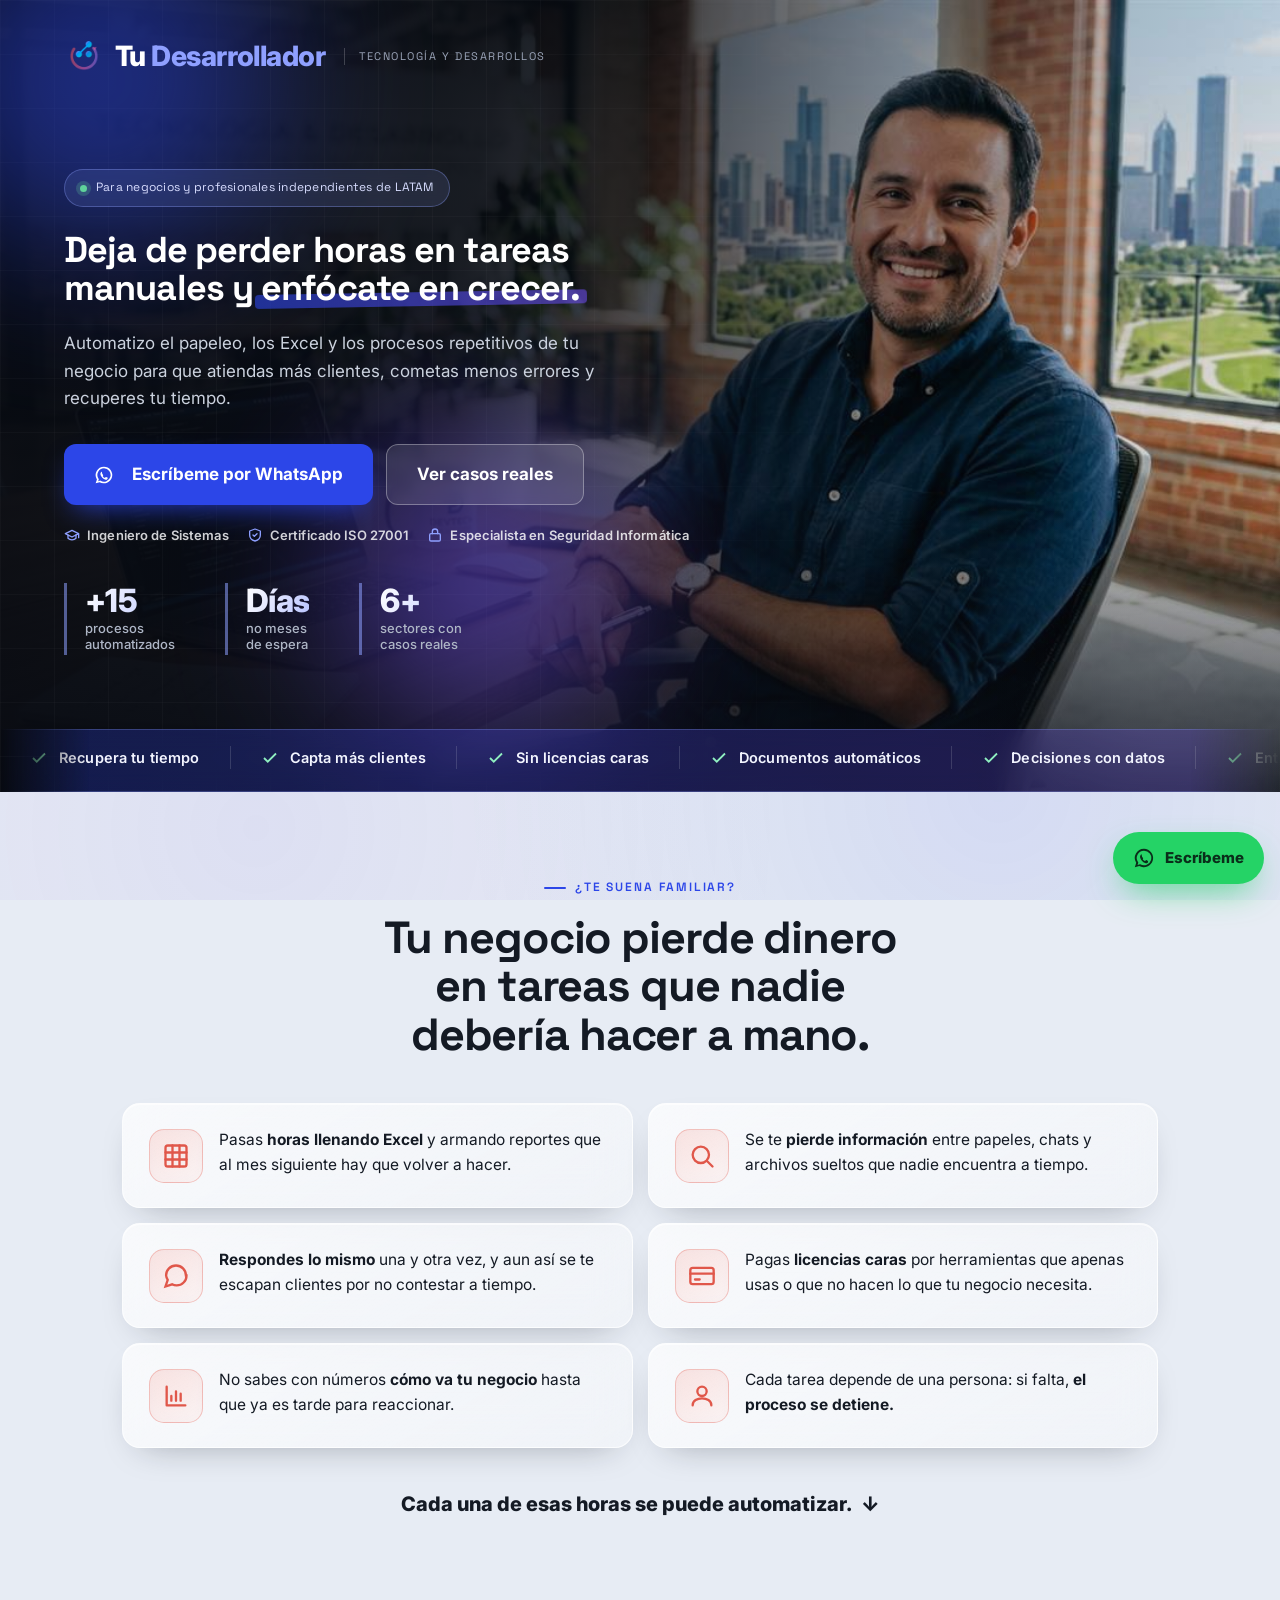
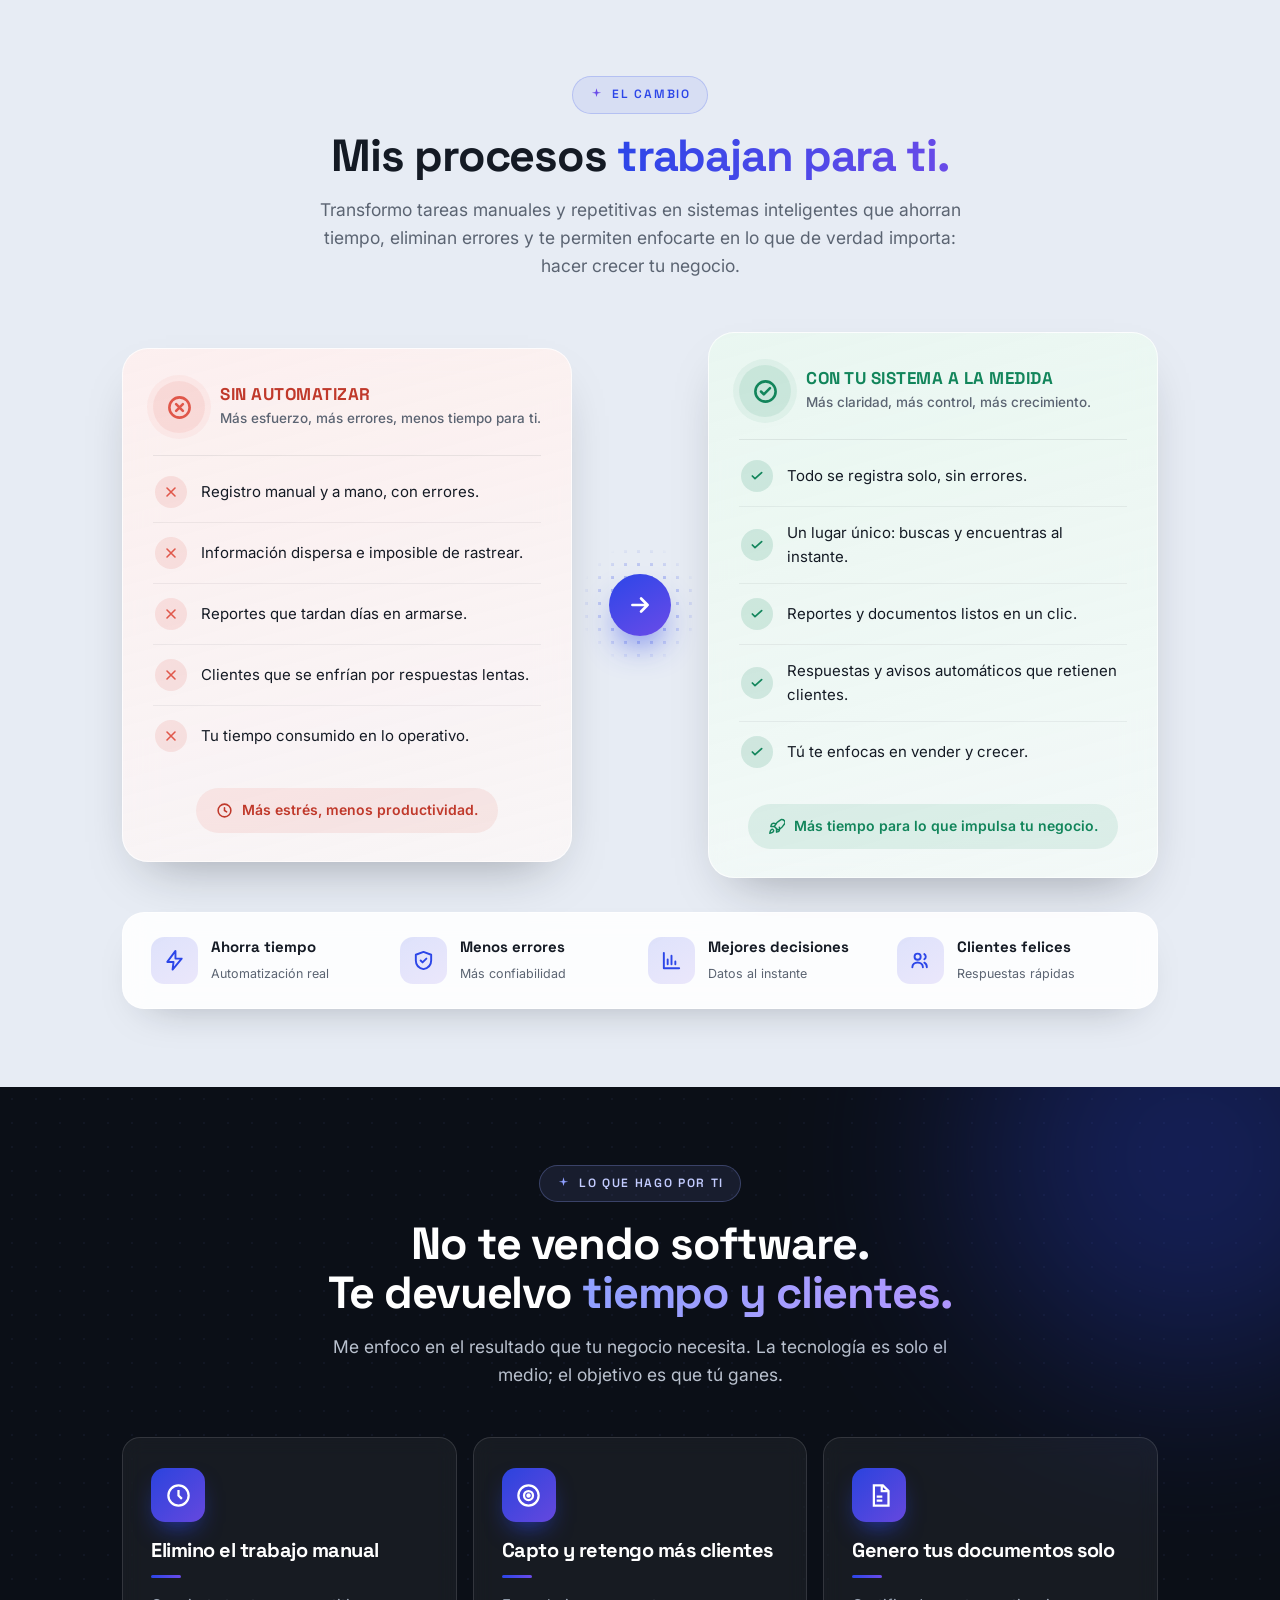
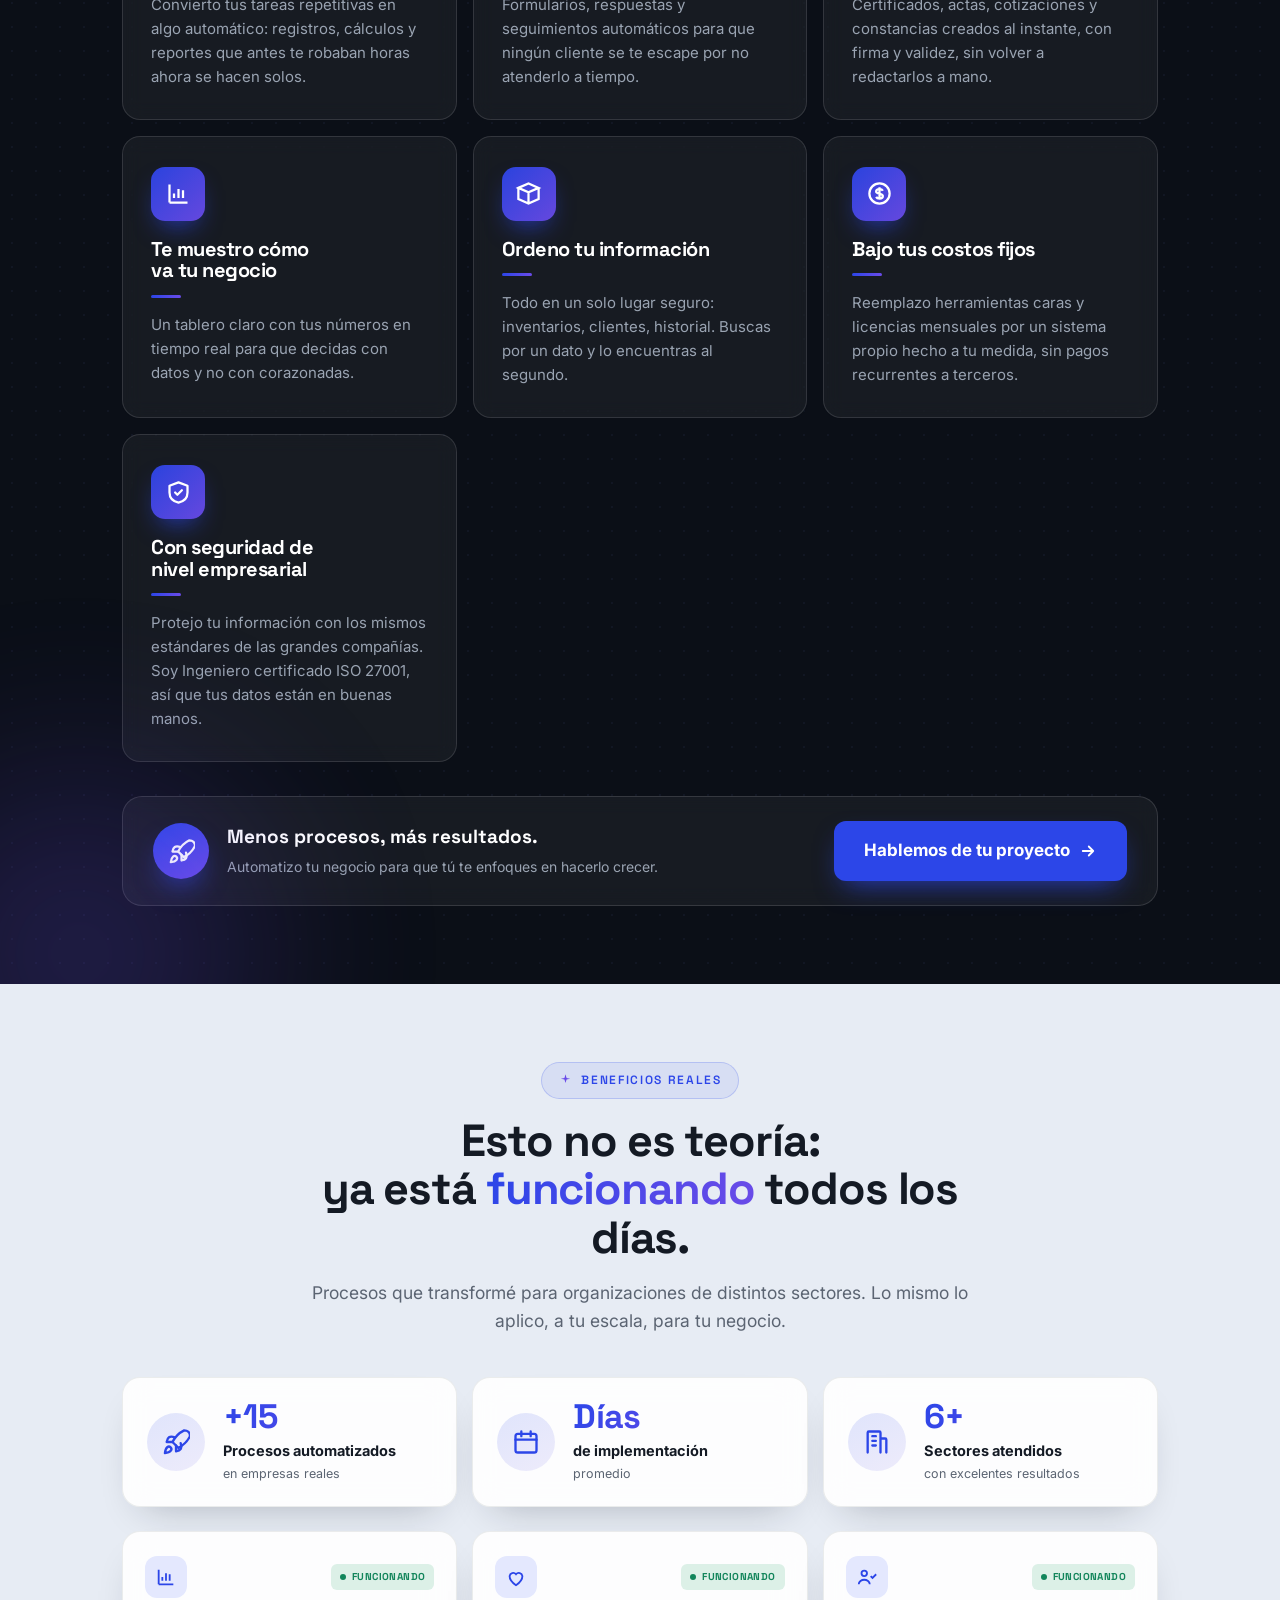
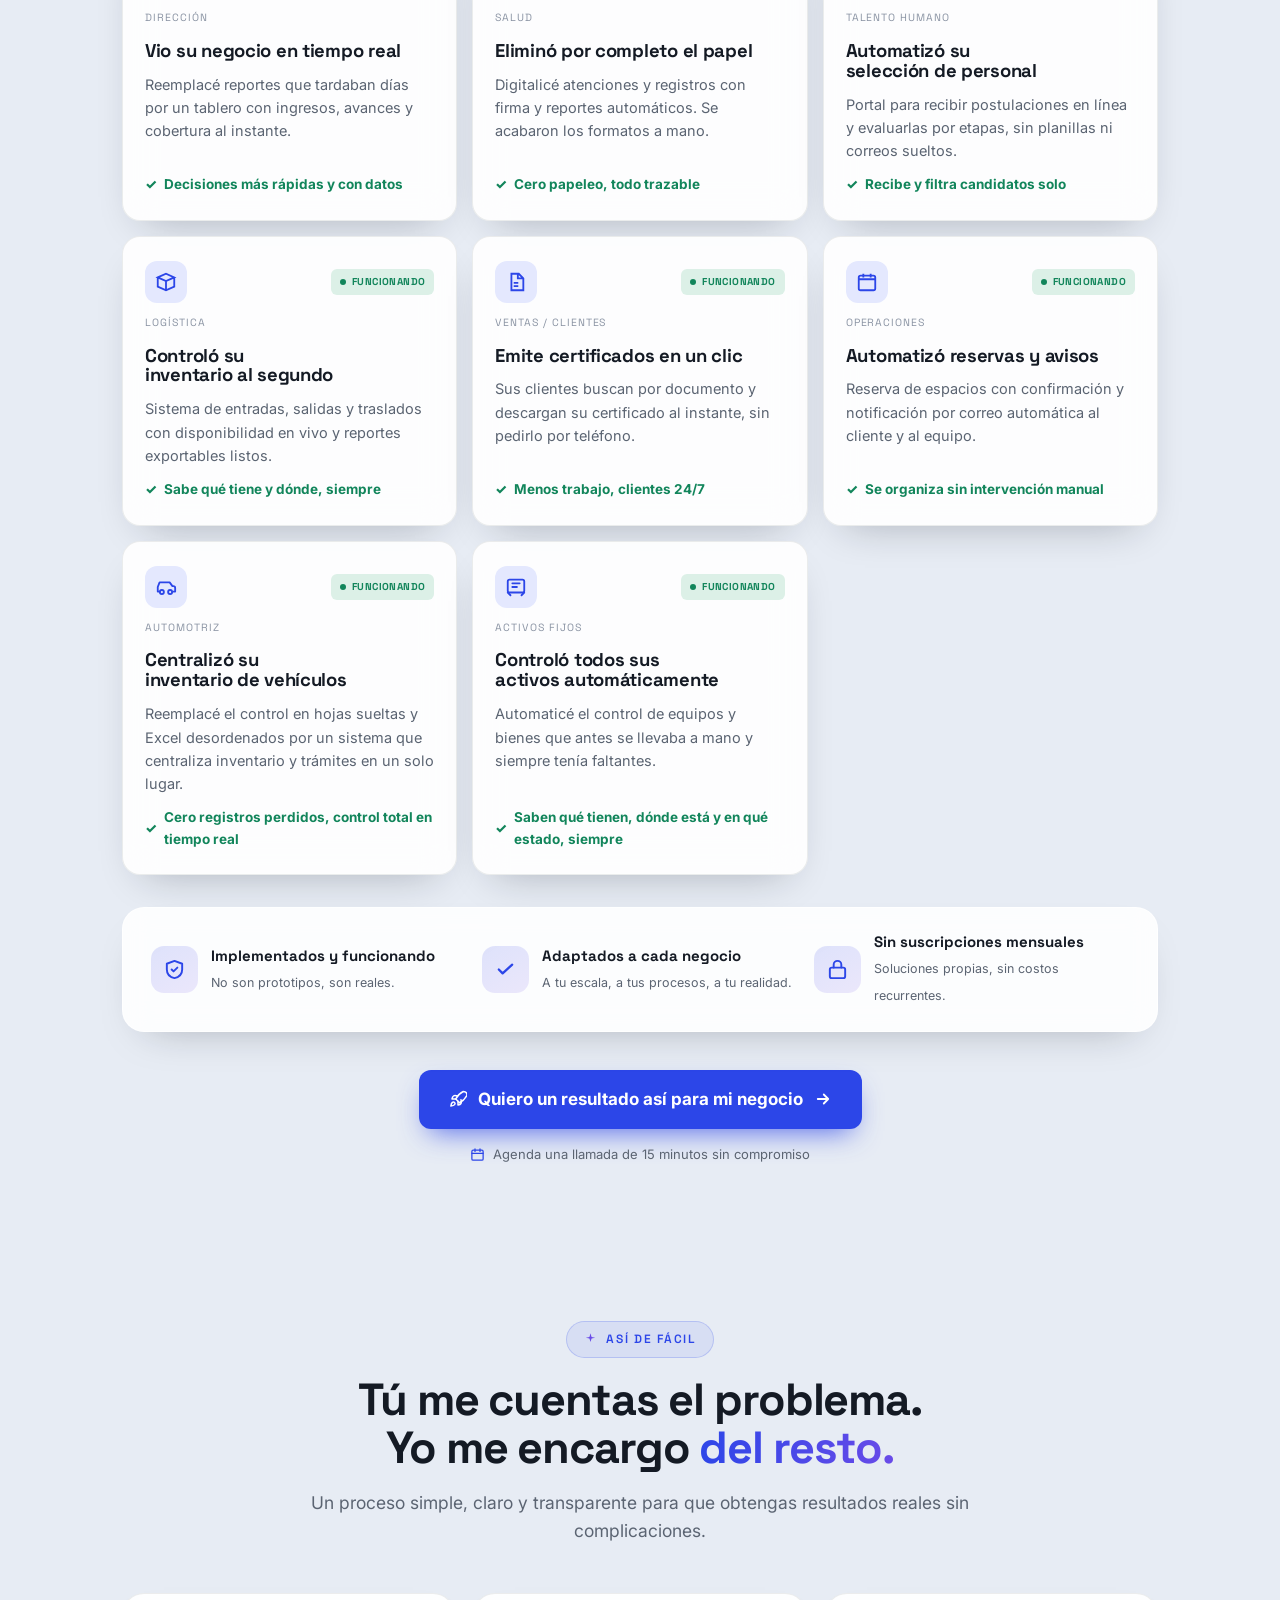
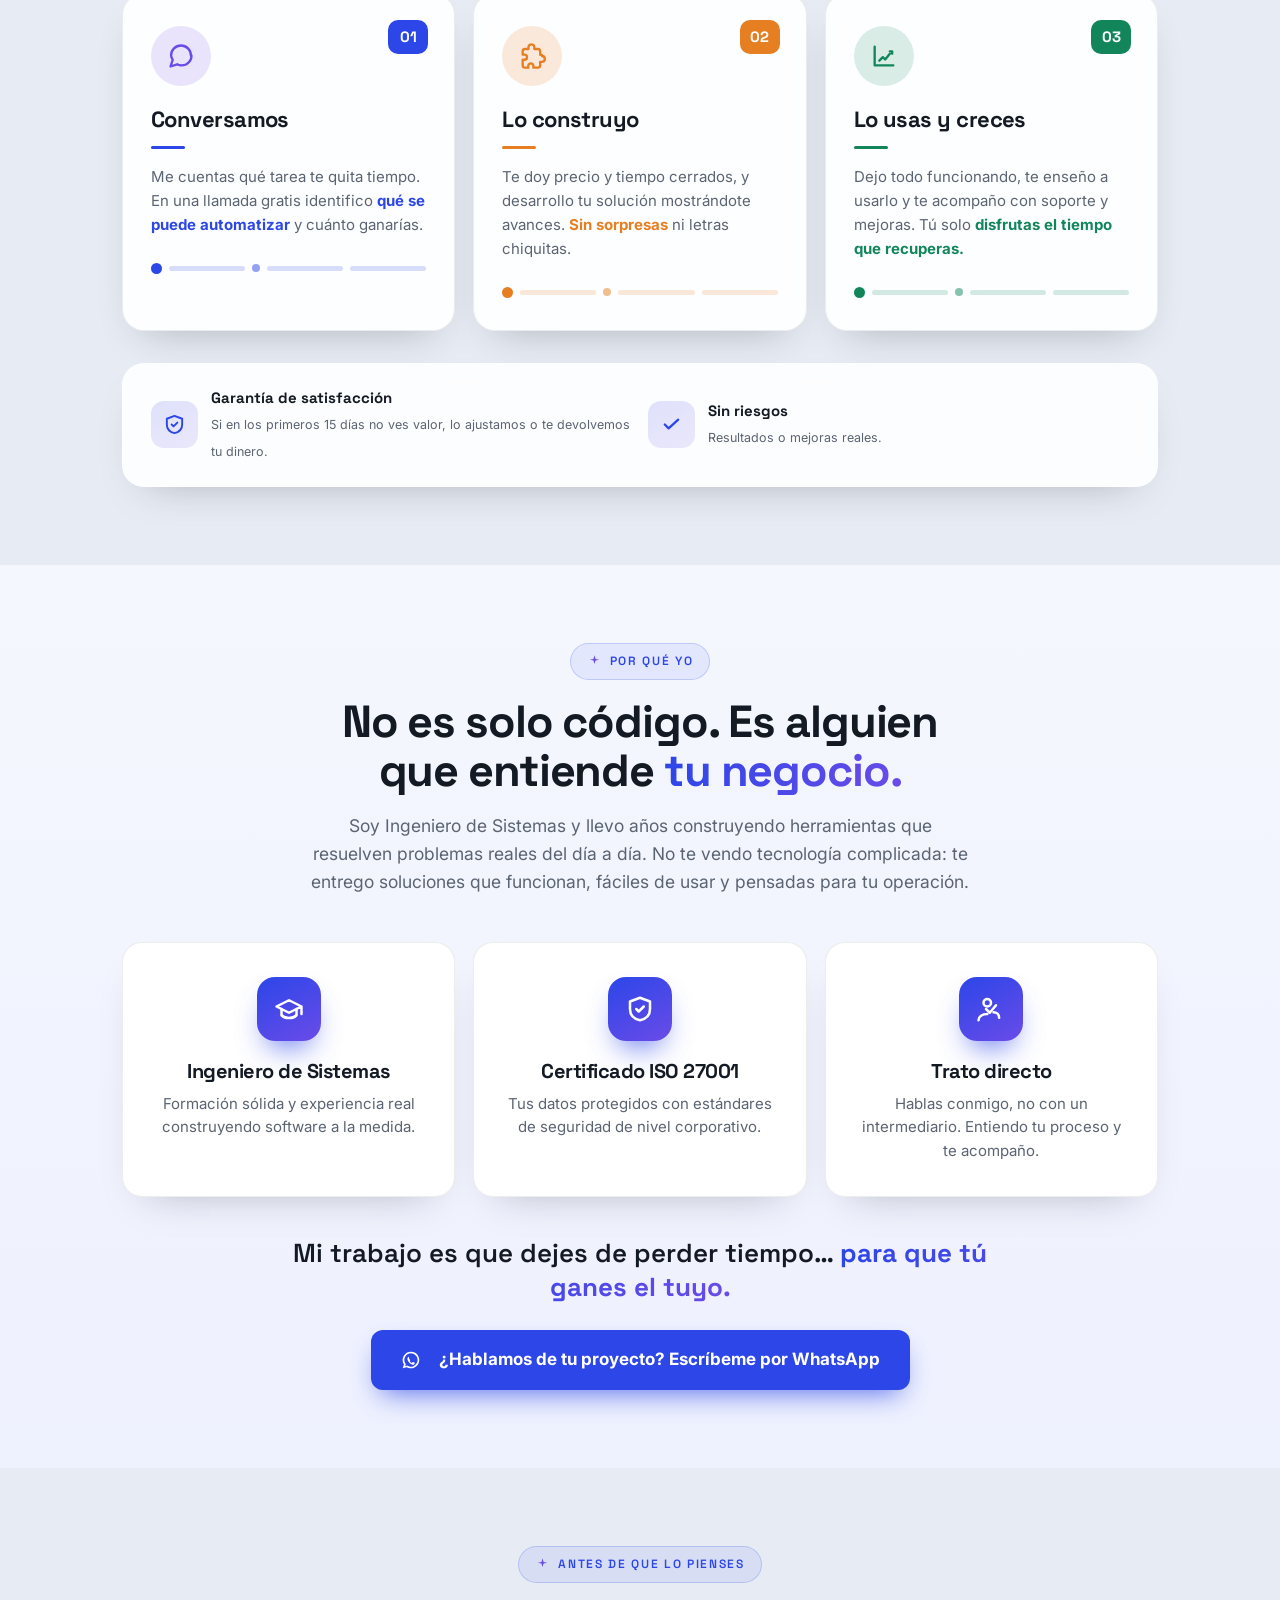
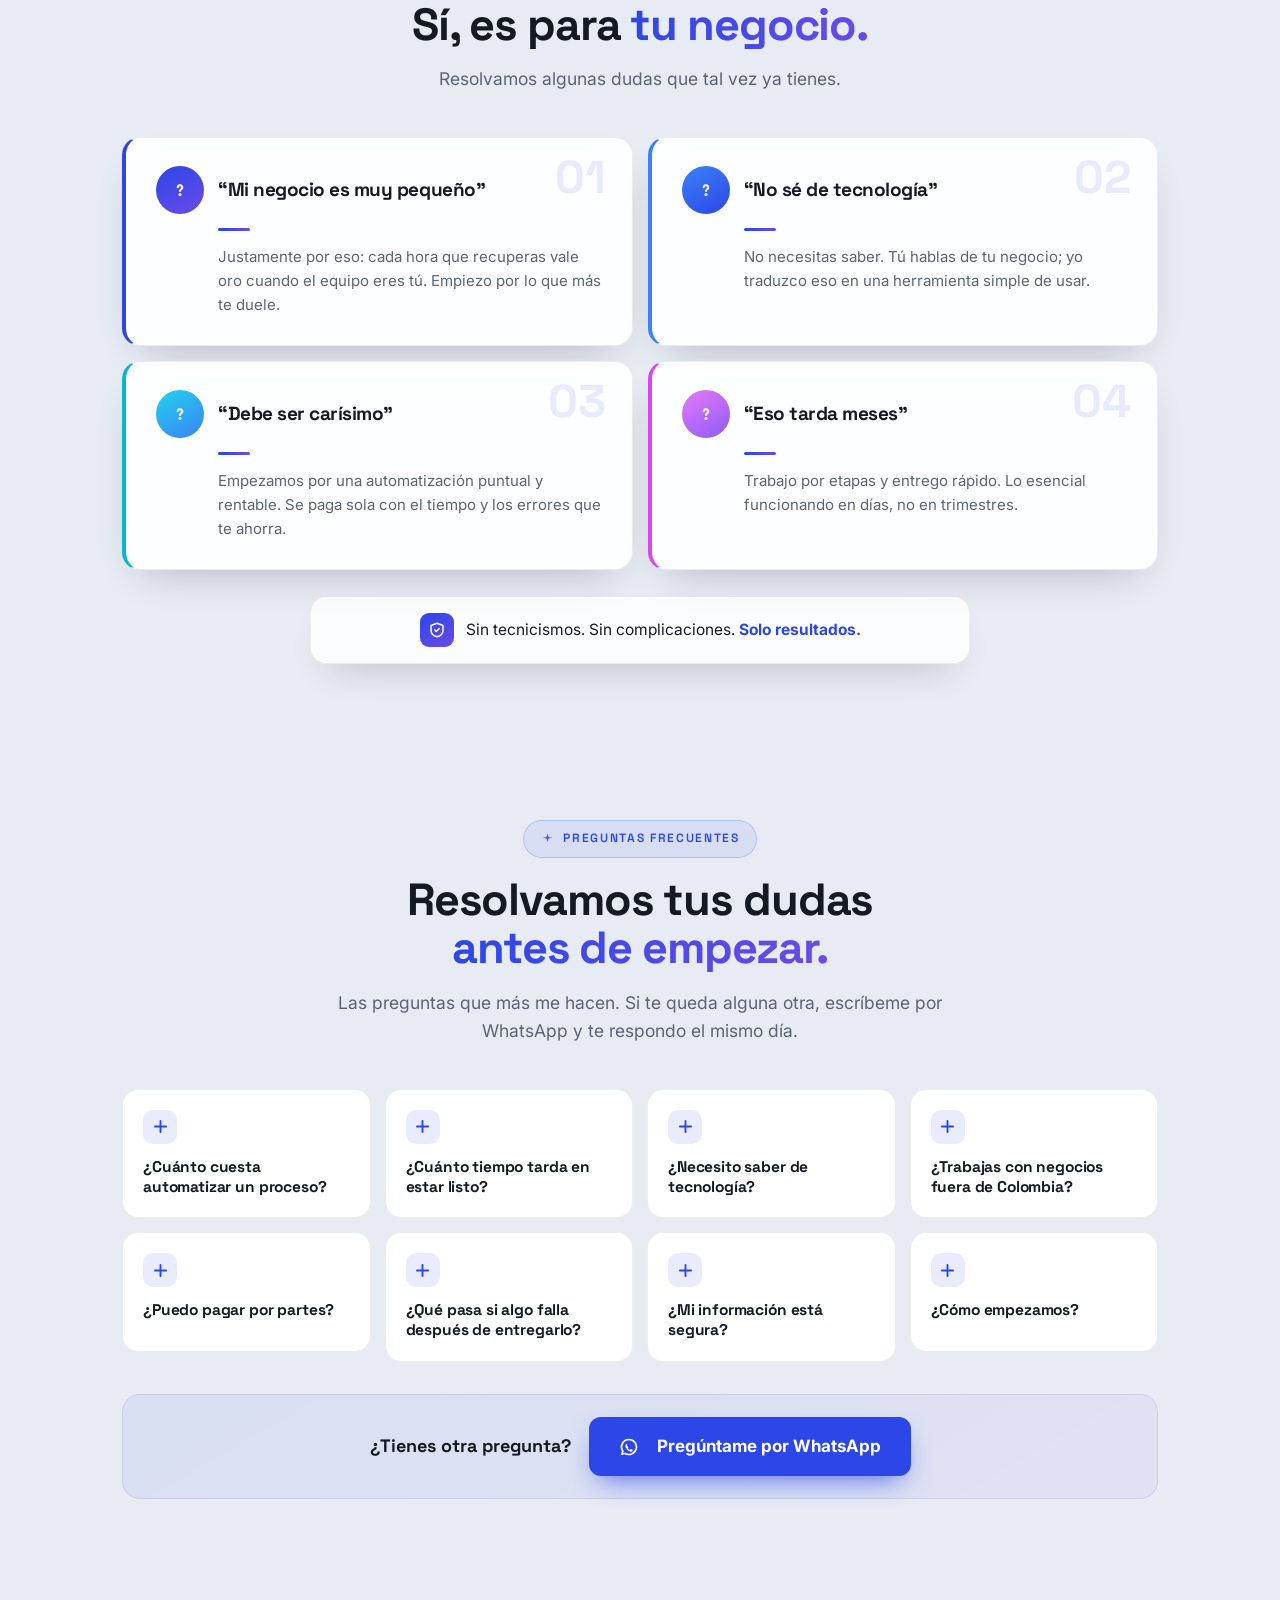
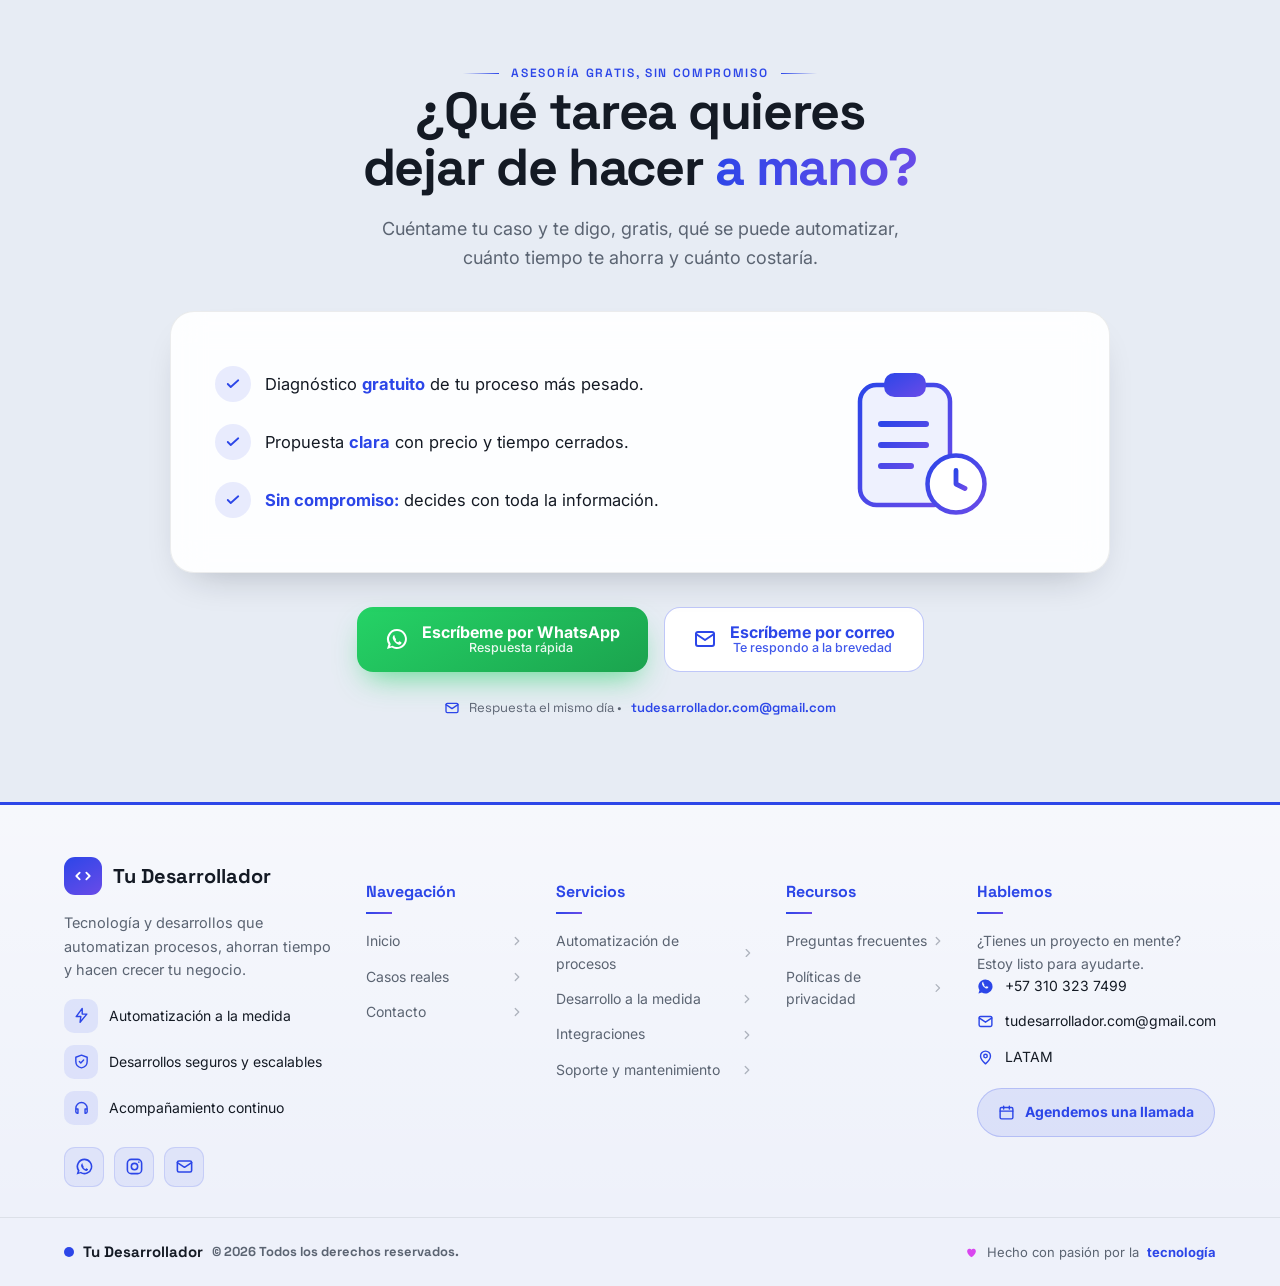
<file: index.html>
<!DOCTYPE html>
<html><head><meta charset="utf-8">
<meta name="viewport" content="width=device-width, initial-scale=1">
<meta name="description" content="Automatizo el papeleo, los Excel y los procesos repetitivos de tu negocio para que atiendas más clientes, cometas menos errores y recuperes tu tiempo.">
<meta name="author" content="Tu Desarrollador">
<meta name="theme-color" content="#0B0F17">
<link rel="canonical" href="https://tudesarrollador.com.co/">
<meta name="robots" content="index, follow, max-image-preview:large, max-snippet:-1">
<!-- Open Graph -->
<meta property="og:type" content="website">
<meta property="og:site_name" content="Tu Desarrollador">
<meta property="og:title" content="Tu Desarrollador — Tecnología y Desarrollos">
<meta property="og:description" content="Automatizo el papeleo, los Excel y los procesos repetitivos de tu negocio para que atiendas más clientes, cometas menos errores y recuperes tu tiempo.">
<meta property="og:url" content="https://tudesarrollador.com.co/">
<meta property="og:image" content="https://tudesarrollador.com.co/og-image.png">
<meta property="og:image:secure_url" content="https://tudesarrollador.com.co/og-image.png">
<meta property="og:image:type" content="image/png">
<meta property="og:image:width" content="1200">
<meta property="og:image:height" content="630">
<meta property="og:image:alt" content="Tu Desarrollador — Tecnología y Desarrollos">
<meta property="og:locale" content="es_CO">
<!-- Twitter -->
<meta name="twitter:card" content="summary_large_image">
<meta name="twitter:title" content="Tu Desarrollador — Tecnología y Desarrollos">
<meta name="twitter:description" content="Automatizo el papeleo, los Excel y los procesos repetitivos de tu negocio para que atiendas más clientes, cometas menos errores y recuperes tu tiempo.">
<meta name="twitter:image" content="https://tudesarrollador.com.co/og-image.png">
<title>Tu Desarrollador — Tecnología y Desarrollos</title>
<link rel="icon" type="image/png" href="[data-uri]">
<link rel="preconnect" href="https://fonts.googleapis.com">
<link rel="preconnect" href="https://fonts.gstatic.com" crossorigin="">
<link rel="stylesheet" href="https://fonts.googleapis.com/css2?family=Inter:wght@400;500;600;700;800&amp;family=Space+Grotesk:wght@500;600;700&amp;display=swap">
<style>
  :root{
    --ink:#141A24; --ink-navy:#0B0F17; --surface:#FFFFFF;
    --muted:#5B6472; --muted-light:#8A93A3; --line:rgba(20,26,36,.10);
    --accent:#2C46E8; --accent2:#6A4BE8; --accent-soft:#E4E8FE;
    --ok:#12855B; --ok-soft:#DCF0E7; --red:#C0392B;
    --glass:rgba(255,255,255,.9);
    --glass-strong:rgba(255,255,255,.96);
    --glass-border:rgba(20,26,36,.08);
    --glass-shadow:0 18px 40px -22px rgba(20,26,36,.32);
    --mono:"Space Grotesk",ui-monospace,"Cascadia Code",Consolas,monospace;
    --sans:"Inter",system-ui,-apple-system,"Segoe UI",Roboto,sans-serif;
    --display:"Space Grotesk","Inter",system-ui,sans-serif;
    --maxw:1080px;
  }
  *{box-sizing:border-box}
  html{scroll-behavior:smooth}
  body{margin:0;color:var(--ink);font-family:var(--sans);font-size:17px;line-height:1.6;
    -webkit-font-smoothing:antialiased;text-rendering:optimizeLegibility;overflow-x:hidden;
    background:#E7ECF4}
  body::before{content:"";position:fixed;inset:0;z-index:-1;pointer-events:none;
    background:
      radial-gradient(circle at 12% 16%, rgba(44,70,232,.13), transparent 38%),
      radial-gradient(circle at 88% 10%, rgba(106,75,232,.11), transparent 40%),
      radial-gradient(circle at 78% 88%, rgba(44,70,232,.10), transparent 42%),
      radial-gradient(circle at 20% 92%, rgba(106,75,232,.08), transparent 40%)}
  h1,h2,h3{margin:0;font-family:var(--display);line-height:1.08;text-wrap:balance;letter-spacing:-.025em;font-weight:700}
  p{margin:0}
  a{color:inherit}
  .wrap{max-width:var(--maxw);margin:0 auto;padding:0 22px}
  .eyebrow{display:inline-flex;align-items:center;gap:9px;font-family:var(--mono);font-size:12px;
    letter-spacing:.16em;text-transform:uppercase;color:var(--accent);font-weight:600}
  .eyebrow::before{content:"";width:22px;height:2px;background:currentColor;border-radius:2px}
  .eyebrow.c{justify-content:center}
  .eyebrow.on-dark{color:#8FA0FF}

  .btn{display:inline-flex;align-items:center;justify-content:center;gap:9px;font-weight:700;font-size:15px;
    padding:13px 24px;border-radius:12px;text-decoration:none;border:0;cursor:pointer;
    transition:transform .14s ease, background .14s ease, box-shadow .14s ease}
  .btn:hover{transform:translateY(-2px)}
  .btn svg{width:18px;height:18px}
  .btn-primary{background:var(--accent);color:#fff;box-shadow:0 12px 28px -10px rgba(44,70,232,.8)}
  .btn-primary:hover{background:#2138d0}
  .btn-lg{font-size:17px;padding:16px 30px}
  .btn-ghost{background:rgba(255,255,255,.1);color:#fff;border:1px solid rgba(255,255,255,.32);backdrop-filter:blur(6px)}
  .btn-ghost:hover{background:rgba(255,255,255,.18)}
  .btn-wa{background:#25D366;color:#0A2E1A}
  .btn-wa:hover{background:#1fbb59}
  .btn-white{background:#fff;color:var(--accent)}
  .btn-white:hover{background:#eef1ff}

  /* ---------- HERO ---------- */
  .hero{position:relative;overflow:hidden;background:var(--ink-navy);isolation:isolate;min-height:88vh;display:flex;flex-direction:column;padding:0}
  .hero-bg{position:absolute;inset:0;background-image:url("[data-uri]");
    background-size:cover;background-position:72% center;z-index:-2}
  .hero-bg::after{content:"";position:absolute;inset:0;
    background:
      linear-gradient(100deg, rgba(8,11,18,.97) 0%, rgba(8,11,18,.92) 36%, rgba(8,11,18,.6) 56%, rgba(8,11,18,.2) 80%, rgba(8,11,18,.08) 100%),
      linear-gradient(0deg, rgba(8,11,18,.85) 0%, transparent 38%)}
  .hero-grid-lines{position:absolute;inset:0;z-index:-1;opacity:.5;
    background-image:linear-gradient(rgba(255,255,255,.05) 1px,transparent 1px),
      linear-gradient(90deg,rgba(255,255,255,.05) 1px,transparent 1px);
    background-size:54px 54px;mask-image:linear-gradient(90deg,#000 0%,#000 42%,transparent 74%)}
  .glow{position:absolute;border-radius:50%;filter:blur(80px);z-index:-1;opacity:.5}
  .glow.a{width:340px;height:340px;background:#2C46E8;top:-90px;left:-70px}
  .glow.b{width:300px;height:300px;background:#6A4BE8;bottom:60px;left:26%}

  .hero-logo{position:relative;z-index:3;display:flex;align-items:center;justify-content:flex-start;gap:11px;
    padding:34px clamp(24px,5vw,72px) 0;max-width:1600px;margin:0 auto;width:100%}
  .hero-logo .dot{width:15px;height:15px;border-radius:5px;background:var(--accent);box-shadow:0 0 0 5px rgba(44,70,232,.3)}
  .hero-logo-img{width:40px;height:40px;border-radius:10px;object-fit:cover;display:block;flex:none}
  @media(max-width:560px){.hero-logo-img{width:34px;height:34px}}
  .hero-logo b{color:#fff;font-weight:800;font-size:clamp(22px,2.6vw,28px);letter-spacing:-.02em}
  .hero-logo b i{color:#8FA0FF;font-style:normal}
  .hero-logo .tag{font-family:var(--mono);font-size:11px;letter-spacing:.14em;text-transform:uppercase;
    color:#9AA4B8;padding-left:14px;margin-left:8px;border-left:1px solid rgba(255,255,255,.2)}
  @media(max-width:560px){.hero-logo .tag{display:none}}

  .hero .wrap{position:relative;padding:56px clamp(24px,5vw,72px) 40px;flex:1;width:100%;max-width:1600px;display:flex;align-items:center;justify-content:flex-start}
  .hero-content{max-width:640px;margin:0;text-align:left}
  .pill{display:inline-flex;align-items:center;gap:9px;font-family:var(--mono);font-size:12px;
    letter-spacing:.02em;color:#D8DDFF;background:rgba(143,160,255,.13);border:1px solid rgba(143,160,255,.34);
    padding:8px 15px;border-radius:22px;backdrop-filter:blur(6px)}
  .pill .ld{width:7px;height:7px;border-radius:50%;background:#5FD39B;box-shadow:0 0 0 4px rgba(95,211,155,.22);animation:pulse 2.2s infinite}
  @keyframes pulse{0%,100%{opacity:1}50%{opacity:.35}}
  .hero h1{font-size:clamp(22px,2.94vw,36px);color:#fff;margin:24px 0 0}
  .hero h1 .hl{position:relative;color:#fff;white-space:nowrap}
  .hero h1 .hl::after{content:"";position:absolute;left:-2%;right:-2%;bottom:.06em;height:.4em;z-index:-1;
    background:linear-gradient(90deg,var(--accent),var(--accent2));opacity:.6;border-radius:4px;transform:rotate(-1deg)}
  .hero .lede{margin:22px 0 0;font-size:clamp(13px,1.68vw,17px);color:#CBD2DE;max-width:50ch}
  .hero-cta{margin-top:32px;display:flex;gap:13px;flex-wrap:wrap;justify-content:flex-start}
  .hero-stats{margin-top:40px;display:flex;gap:26px;flex-wrap:wrap;justify-content:flex-start}
  .hero-stats .hs{display:flex;flex-direction:column;gap:3px;padding:2px 24px 2px 18px;
    border-left:3px solid rgba(143,160,255,.55)}
  .hero-stats .hs b{font-size:32px;font-weight:800;letter-spacing:-.02em;line-height:1;
    background:linear-gradient(120deg,#fff,#B9C4FF);-webkit-background-clip:text;background-clip:text;color:transparent}
  .hero-stats .hs span{font-size:13px;line-height:1.25;color:#AEB6C6;font-weight:500}
  @media(max-width:420px){.hero-stats{gap:8px}.hero-stats .hs{padding:0 10px 0 12px}.hero-stats .hs b{font-size:22px}}

  /* tarjetas glass flotantes (desktop) */
  .float-cards{position:absolute;right:26px;top:50%;transform:translateY(-50%);display:flex;flex-direction:column;gap:12px;z-index:2}
  @media(max-width:1040px){.float-cards{display:none}}
  .fcard{display:flex;align-items:center;gap:13px;background:rgba(255,255,255,.1);
    backdrop-filter:blur(14px);border:1px solid rgba(255,255,255,.22);border-radius:15px;
    padding:14px 18px;color:#fff;box-shadow:0 18px 44px -20px rgba(0,0,0,.7);animation:floaty 5.5s ease-in-out infinite}
  .fcard:nth-child(2){animation-delay:.9s}.fcard:nth-child(3){animation-delay:1.8s}
  @keyframes floaty{0%,100%{transform:translateY(0)}50%{transform:translateY(-9px)}}
  .fcard .fi{width:40px;height:40px;flex:none;border-radius:11px;display:grid;place-items:center;font-size:20px;
    background:linear-gradient(135deg,var(--accent),var(--accent2))}
  .fcard .ft{font-weight:800;font-size:16px;line-height:1.1}
  .fcard .fs{font-size:12px;color:#C4CBD6}

  /* tira animada al pie del banner */
  .hero-strip{position:relative;z-index:3;overflow:hidden;white-space:nowrap;
    background:linear-gradient(90deg,rgba(44,70,232,.28),rgba(106,75,232,.28));
    backdrop-filter:blur(12px);
    border-top:1px solid rgba(143,160,255,.28);border-bottom:1px solid rgba(143,160,255,.28);padding:16px 0;
    -webkit-mask-image:linear-gradient(90deg,transparent,#000 7%,#000 93%,transparent);
    mask-image:linear-gradient(90deg,transparent,#000 7%,#000 93%,transparent)}
  .strip-track{display:inline-flex;align-items:center;gap:0;animation:scroll 24s linear infinite;will-change:transform}
  .hero-strip:hover .strip-track{animation-play-state:paused}
  @keyframes scroll{to{transform:translateX(-50%)}}
  .strip-track .it{display:inline-flex;align-items:center;gap:11px;padding:0 30px;color:#F3F5FF;
    font-weight:600;font-size:14.5px;letter-spacing:.01em;border-right:1px solid rgba(255,255,255,.14)}
  .strip-track .it svg{width:18px;height:18px;color:#8FEFC0;flex:none}

  /* ---------- SECTION ---------- */
  section{padding:clamp(46px,6.4vw,78px) 0}
  .sec-head{text-align:center;max-width:60ch;margin:0 auto}

  /* ---------- OPTIMIZACION MOVIL (consolidada) ---------- */
  @media(max-width:640px){
    body{font-size:16px}
    .wrap{padding:0 18px}
    .sec-head p{font-size:16px}
    /* rejillas y separadores internos mas compactos en movil */
    .act-grid{margin-top:30px}
    .metrics{margin-top:28px}
    .work-grid{margin-top:18px}
    .auth-grid{margin-top:30px}
    .auth-close{margin-top:28px;font-size:19px}
    .steps{margin-top:8px}
    .cmp-bar{margin-top:24px !important}
    /* Hero movil: ocultar botones (ya existe el WhatsApp flotante),
       bajar el bloque de texto para que no tape la cara del banner,
       y mover los indicadores a una marquesina bajo el hero */
    .hero{min-height:86vh}
    .hero .wrap{padding:20px 20px 30px;align-items:flex-end}
    .hero-cta{display:none}
    .hero-stats{display:none}
    .hero-strip{display:none}
    .hero-content{max-width:100%}
    .hero .pill{font-size:11px;padding:6px 12px}
    .hero h1{font-size:25px;margin-top:16px;line-height:1.14}
    .hero .lede{font-size:14px;margin-top:12px;max-width:32ch;line-height:1.5}
    /* sellos -> iconos tocables que revelan el texto */
    .hero-trust{margin-top:18px;gap:10px}
    .ht-chip{gap:0;cursor:pointer;background:rgba(143,160,255,.15);border:1px solid rgba(143,160,255,.36);
      border-radius:24px;padding:9px;backdrop-filter:blur(6px);transition:padding .25s ease,gap .25s ease}
    .ht-chip .ht-ic svg{width:19px;height:19px}
    .ht-tx{max-width:0;opacity:0;overflow:hidden;white-space:nowrap;transition:max-width .3s ease,opacity .25s ease}
    .ht-chip.open{padding:9px 15px 9px 11px;gap:8px}
    .ht-chip.open .ht-tx{max-width:240px;opacity:1}
    /* marquesina de indicadores bajo el hero (selector especifico para ganar al display:none base) */
    .hero+.stats-marquee{display:block;overflow:hidden;white-space:nowrap;background:var(--ink-navy);
      padding:16px 0;border-top:1px solid rgba(255,255,255,.06)}
    .sm-track{display:inline-flex;gap:12px;padding:0 12px;width:max-content;animation:smScroll 20s linear infinite}
    .sm-card{flex:none;display:inline-flex;flex-direction:column;gap:3px;min-width:158px;padding:15px 20px;border-radius:16px;
      background:linear-gradient(150deg,rgba(44,70,232,.18),rgba(106,75,232,.13));border:1px solid rgba(143,160,255,.3)}
    .sm-card b{font-size:27px;font-weight:800;line-height:1;letter-spacing:-.02em;
      background:linear-gradient(120deg,#fff,#B9C4FF);-webkit-background-clip:text;background-clip:text;color:transparent}
    .sm-card span{font-size:12.5px;color:#AEB6C6;font-weight:500;white-space:nowrap}
    @keyframes smScroll{from{transform:translateX(0)}to{transform:translateX(-50%)}}
    /* CTAs finales apilados y a ancho completo */
    .final-btns{flex-direction:column}
    .final-btns .cta-btn{width:100%;justify-content:center}
  }
  @media(max-width:400px){
    .hero h1{font-size:23px}
    .hero .lede{font-size:13.5px;max-width:30ch}
    .sec-head h2{font-size:26px}
  }
  .sec-head h2{font-size:clamp(27px,4.4vw,45px);margin-top:16px}
  .sec-head p{margin-top:16px;color:var(--muted);font-size:17.5px}

  /* glass base */
  .glass{background:var(--glass);backdrop-filter:blur(16px);-webkit-backdrop-filter:blur(16px);
    border:1px solid var(--glass-border);box-shadow:var(--glass-shadow)}

  /* ---------- PAIN ---------- */
  .pain-grid{margin-top:44px;display:grid;grid-template-columns:repeat(2,1fr);gap:15px}
  @media(max-width:720px){.pain-grid{grid-template-columns:1fr}}
  .pain-item{display:flex;gap:16px;align-items:flex-start;border-radius:18px;padding:24px 26px;
    position:relative;overflow:hidden;
    background:linear-gradient(150deg,rgba(255,255,255,.72),rgba(255,255,255,.38));
    backdrop-filter:blur(20px);-webkit-backdrop-filter:blur(20px);
    border:1px solid rgba(255,255,255,.7);
    box-shadow:0 14px 36px -20px rgba(20,26,36,.4),inset 0 1px 0 rgba(255,255,255,.65);
    transition:transform .18s ease,box-shadow .18s ease,border-color .18s ease}
  .pain-item::after{content:"";position:absolute;top:0;left:0;right:0;height:2px;
    background:linear-gradient(90deg,transparent,rgba(44,70,232,.5),transparent);opacity:0;transition:opacity .25s}
  .pain-item:hover{transform:translateY(-5px);border-color:rgba(143,160,255,.55);
    box-shadow:0 30px 52px -24px rgba(20,26,36,.45),inset 0 1px 0 rgba(255,255,255,.65)}
  .pain-item:hover::after{opacity:1}
  .pain-item .x{flex:none;width:54px;height:54px;border-radius:15px;
    background:linear-gradient(150deg,rgba(224,87,74,.16),rgba(224,87,74,.06));
    border:1px solid rgba(224,87,74,.3);color:#E0574A;
    display:grid;place-items:center;margin-top:1px;backdrop-filter:blur(6px)}
  .pain-item .x svg{width:28px;height:28px}
  .pain-item p{font-size:15.5px}
  .pain-cta{text-align:center;margin-top:40px;font-size:20px;font-weight:800}
  .pain-cta .down{display:inline-block;margin-left:6px;animation:bob 1.6s infinite}
  @keyframes bob{0%,100%{transform:translateY(0)}50%{transform:translateY(5px)}}

  /* ---------- TRANSFORM ---------- */
  .ba{margin-top:48px;display:grid;grid-template-columns:1fr auto 1fr;align-items:center;gap:16px;position:relative}
  @media(max-width:760px){.ba{grid-template-columns:1fr;gap:40px}}
  .ba-col{padding:34px 32px;border-radius:22px;position:relative;overflow:hidden}
  .ba-col h3{font-family:var(--mono);font-size:12.5px;letter-spacing:.1em;text-transform:uppercase;margin-bottom:22px;display:flex;align-items:center;gap:10px}
  .ba ul{list-style:none;margin:0;padding:0;display:flex;flex-direction:column;gap:15px;position:relative;z-index:1}
  .ba li{display:flex;gap:12px;align-items:flex-start;font-size:15.5px;line-height:1.5}
  .ba li .i{flex:none;width:30px;height:30px;border-radius:9px;display:grid;place-items:center;font-size:13px;font-weight:800;margin-top:1px}
  .ba li .i svg{width:17px;height:17px}

  /* ANTES — apagado y pesado (el problema) */
  .ba-before{background:linear-gradient(160deg,rgba(245,240,240,.94),rgba(230,224,224,.72));
    backdrop-filter:blur(14px);border:1px dashed rgba(192,57,43,.42);
    box-shadow:0 14px 32px -22px rgba(20,26,36,.35);filter:saturate(.9)}
  .ba-before h3{color:var(--red)}
  .ba-before .i{background:rgba(192,57,43,.16);color:var(--red)}
  .ba-before li{color:#6b5c5c}

  /* DESPUES — vibrante con borde de luz animado (el futuro) */
  .ba-after{background:linear-gradient(160deg,rgba(255,255,255,.95),rgba(235,240,255,.84));
    backdrop-filter:blur(16px);z-index:1;box-shadow:0 28px 56px -22px rgba(44,70,232,.55)}
  .ba-after h3{color:var(--ok)}
  .ba-after .i{background:var(--ok-soft);color:var(--ok)}
  .ba-after::before{content:"";position:absolute;inset:0;border-radius:22px;padding:2px;
    background:conic-gradient(from var(--ba-ang,0deg),transparent 0deg,var(--accent) 55deg,var(--accent2) 115deg,#25D366 175deg,transparent 240deg);
    -webkit-mask:linear-gradient(#000 0 0) content-box,linear-gradient(#000 0 0);
    -webkit-mask-composite:xor;mask-composite:exclude;animation:baspin 5s linear infinite;pointer-events:none;z-index:0}
  @property --ba-ang{syntax:'<angle>';initial-value:0deg;inherits:false}
  @keyframes baspin{to{--ba-ang:360deg}}

  .ba-arrow{display:grid;place-items:center;width:60px;height:60px;border-radius:50%;
    background:linear-gradient(160deg,var(--accent),var(--accent2));color:#fff;z-index:3;
    box-shadow:0 16px 30px -12px rgba(44,70,232,.85);border:4px solid #E7ECF4}
  .ba-arrow svg{width:24px;height:24px}
  @media(max-width:760px){.ba-arrow{transform:rotate(90deg)}}

  /* ---------- COMPARATIVA (rediseño estilo propuesta) ---------- */
  .eyebrow-pill{display:inline-flex;align-items:center;gap:8px;font-family:var(--mono);font-size:12px;
    font-weight:600;letter-spacing:.14em;text-transform:uppercase;color:var(--accent);
    background:rgba(44,70,232,.08);border:1px solid rgba(44,70,232,.2);padding:8px 16px;border-radius:22px}
  .eyebrow-pill svg{width:15px;height:15px;color:var(--accent2)}
  .sec-head .grad{background:linear-gradient(100deg,var(--accent),var(--accent2));
    -webkit-background-clip:text;background-clip:text;color:transparent}
  .cmp-head-sec h2{margin-top:18px}

  .cmp{margin-top:52px;display:grid;grid-template-columns:1fr auto 1fr;align-items:center;gap:8px;position:relative}
  @media(max-width:820px){.cmp{grid-template-columns:1fr;gap:34px}}
  .cmp-card{border-radius:26px;padding:32px 30px 28px;display:flex;flex-direction:column;
    backdrop-filter:blur(16px);border:1px solid rgba(255,255,255,.7);box-shadow:0 24px 52px -26px rgba(20,26,36,.4)}
  .cmp-bad{background:linear-gradient(165deg,rgba(253,239,238,.94),rgba(252,247,247,.8))}
  .cmp-good{background:linear-gradient(165deg,rgba(233,247,240,.95),rgba(245,251,248,.82))}

  .cmp-top{display:flex;align-items:center;gap:15px;padding-bottom:22px;margin-bottom:6px;
    border-bottom:1px solid rgba(20,26,36,.08)}
  .cmp-badge{flex:none;width:52px;height:52px;border-radius:50%;display:grid;place-items:center}
  .cmp-badge svg{width:27px;height:27px}
  .cmp-badge.bad{background:rgba(224,87,74,.15);color:#E0574A;box-shadow:0 0 0 6px rgba(224,87,74,.06)}
  .cmp-badge.good{background:rgba(18,133,91,.15);color:var(--ok);box-shadow:0 0 0 6px rgba(18,133,91,.06)}
  .cmp-top h3{font-family:var(--display);font-size:17px;font-weight:700;letter-spacing:.03em;text-transform:uppercase}
  .cmp-bad .cmp-top h3{color:#C0392B}
  .cmp-good .cmp-top h3{color:var(--ok)}
  .cmp-top p{font-size:13.5px;color:var(--muted);margin-top:4px;font-weight:500}

  .cmp-list{list-style:none;margin:0;padding:0;display:flex;flex-direction:column}
  .cmp-list li{display:flex;align-items:center;gap:14px;padding:14px 2px;font-size:15px;color:var(--ink);
    border-bottom:1px solid rgba(20,26,36,.06)}
  .cmp-list li:last-child{border-bottom:0}
  .cmp-ic{flex:none;width:32px;height:32px;border-radius:50%;display:grid;place-items:center}
  .cmp-ic svg{width:16px;height:16px}
  .cmp-ic.bad{background:rgba(224,87,74,.13);color:#E0574A}
  .cmp-ic.good{background:rgba(18,133,91,.15);color:var(--ok)}

  .cmp-foot{margin:22px auto 0;align-self:center;display:inline-flex;align-items:center;gap:9px;
    font-size:14px;font-weight:600;padding:11px 20px;border-radius:30px}
  .cmp-foot svg{width:17px;height:17px}
  .cmp-foot.bad{background:rgba(224,87,74,.1);color:#C0392B}
  .cmp-foot.good{background:rgba(18,133,91,.1);color:var(--ok)}

  .cmp-arrow{position:relative;display:grid;place-items:center;width:120px;height:120px;z-index:2}
  .cmp-arrow::before{content:"";position:absolute;inset:0;z-index:-1;
    background-image:radial-gradient(rgba(44,70,232,.3) 1.5px,transparent 1.5px);background-size:13px 13px;
    -webkit-mask:radial-gradient(circle,#000 38%,transparent 72%);mask:radial-gradient(circle,#000 38%,transparent 72%)}
  .cmp-arrow span{width:62px;height:62px;border-radius:50%;display:grid;place-items:center;color:#fff;
    background:linear-gradient(150deg,var(--accent),var(--accent2));box-shadow:0 18px 34px -12px rgba(44,70,232,.85)}
  .cmp-arrow svg{width:26px;height:26px}
  @media(max-width:820px){.cmp-arrow{width:auto;height:64px}.cmp-arrow span{transform:rotate(90deg)}.cmp-arrow::before{display:none}}

  .cmp-bar{margin-top:34px;display:grid;grid-template-columns:repeat(4,1fr);gap:16px;
    background:rgba(255,255,255,.88);backdrop-filter:blur(14px);border:1px solid rgba(255,255,255,.72);
    border-radius:22px;padding:22px 28px;box-shadow:0 18px 44px -26px rgba(20,26,36,.36)}
  @media(max-width:820px){.cmp-bar{grid-template-columns:repeat(2,1fr);gap:24px}}
  @media(max-width:460px){.cmp-bar{grid-template-columns:1fr}}
  .cmp-bar-item{display:flex;align-items:center;gap:13px}
  .cmp-bar-ic{flex:none;width:47px;height:47px;border-radius:13px;display:grid;place-items:center;
    background:linear-gradient(150deg,rgba(44,70,232,.15),rgba(106,75,232,.12));color:var(--accent)}
  .cmp-bar-ic svg{width:23px;height:23px}
  .cmp-bar-item b{display:block;font-family:var(--display);font-size:15px;font-weight:700;color:var(--ink)}
  .cmp-bar-item div span{font-size:12.5px;color:var(--muted)}

  /* ---------- SECCION OSCURA (p_3) ---------- */
  .eyebrow-pill.on-dark{background:rgba(143,160,255,.1);border-color:rgba(143,160,255,.28);color:#C3CCFF}
  .eyebrow-pill.on-dark svg{color:#8FA0FF}
  .acts .sec-head .grad{background:linear-gradient(100deg,#8FA0FF,#B79BFF);
    -webkit-background-clip:text;background-clip:text;color:transparent}
  .act h3::after{content:"";display:block;width:30px;height:3px;border-radius:3px;margin:13px 0 15px;
    background:linear-gradient(90deg,var(--accent),var(--accent2))}

  .acts-cta{margin-top:34px;display:flex;align-items:center;justify-content:space-between;gap:24px;flex-wrap:wrap;
    background:rgba(255,255,255,.05);border:1px solid rgba(255,255,255,.13);border-radius:20px;padding:24px 30px;backdrop-filter:blur(10px)}
  .acts-cta-left{display:flex;align-items:center;gap:18px}
  .acts-cta-ic{flex:none;width:56px;height:56px;border-radius:50%;display:grid;place-items:center;color:#fff;
    background:linear-gradient(150deg,var(--accent),var(--accent2));box-shadow:0 14px 28px -10px rgba(44,70,232,.8)}
  .acts-cta-ic svg{width:27px;height:27px}
  .acts-cta-left b{display:block;font-family:var(--display);font-size:19px;font-weight:700;color:#fff}
  .acts-cta-left div span{font-size:14px;color:#9AA4B2}
  .acts-cta .btn svg{width:18px;height:18px}
  @media(max-width:680px){.acts-cta{flex-direction:column;align-items:flex-start}}

  /* ---------- CASOS REALES (p_4) ---------- */
  .cmp-bar.cols3{grid-template-columns:repeat(3,1fr)}
  @media(max-width:820px){.cmp-bar.cols3{grid-template-columns:1fr}}
  .metric-card{display:flex;align-items:center;gap:18px;background:rgba(255,255,255,.9);backdrop-filter:blur(14px);
    border:1px solid var(--glass-border);border-radius:18px;padding:22px 24px;box-shadow:var(--glass-shadow)}
  .metric-ic{flex:none;width:58px;height:58px;border-radius:50%;display:grid;place-items:center;color:var(--accent);
    background:linear-gradient(150deg,rgba(44,70,232,.14),rgba(106,75,232,.1))}
  .metric-ic svg{width:28px;height:28px}
  .metric-card .n{font-size:34px;font-weight:800;font-family:var(--display);line-height:1;letter-spacing:-.02em;
    background:linear-gradient(120deg,var(--accent),var(--accent2));-webkit-background-clip:text;background-clip:text;color:transparent}
  .metric-card .l{font-size:14.5px;font-weight:700;color:var(--ink);margin-top:5px}
  .metric-card .s{font-size:12.5px;color:var(--muted);margin-top:2px}
  .work-cta{text-align:center;margin-top:38px}
  .work-cta .btn{gap:11px}
  .work-cta .btn svg{width:18px;height:18px}
  .work-cta small{margin-top:15px;font-size:13px;color:var(--muted);display:flex;align-items:center;justify-content:center;gap:8px}
  .work-cta small svg{width:15px;height:15px;color:var(--accent)}

  /* ---------- PROCESO (p_5) ---------- */
  .cmp-bar.cols2{grid-template-columns:repeat(2,1fr)}
  @media(max-width:680px){.cmp-bar.cols2{grid-template-columns:1fr}}
  .steps{margin-top:52px;display:grid;grid-template-columns:repeat(3,1fr);gap:20px}
  @media(max-width:820px){.steps{grid-template-columns:1fr}}
  .step-card{position:relative;background:rgba(255,255,255,.92);backdrop-filter:blur(14px);
    border:1px solid var(--glass-border);border-radius:22px;padding:32px 28px;box-shadow:var(--glass-shadow);
    transition:transform .16s,box-shadow .16s}
  .step-card:hover{transform:translateY(-5px);box-shadow:0 30px 52px -26px rgba(20,26,36,.45)}
  .step-ic{width:60px;height:60px;border-radius:50%;display:grid;place-items:center}
  .step-ic svg{width:28px;height:28px}
  .step-badge{position:absolute;top:26px;right:26px;min-width:40px;height:34px;padding:0 8px;border-radius:10px;
    display:grid;place-items:center;color:#fff;font-family:var(--display);font-weight:700;font-size:15px}
  .step-card h3{font-family:var(--display);font-size:22px;font-weight:700;color:var(--ink);margin-top:22px}
  .step-line{width:34px;height:3px;border-radius:3px;margin:14px 0 16px}
  .step-card p{color:var(--muted);font-size:15px;line-height:1.6}
  .step-dots{display:flex;align-items:center;gap:7px;margin-top:26px}
  .step-dots i{height:5px;border-radius:3px;flex:1;background:currentColor;opacity:.18}
  .step-dots i:first-child{opacity:1;flex:none;width:11px;height:11px;border-radius:50%}
  .step-dots i:nth-child(3){opacity:.5;flex:none;width:8px;height:8px;border-radius:50%}
  .step-card.v1 .step-ic{background:rgba(106,75,232,.14);color:#6A4BE8}
  .step-card.v1 .step-badge{background:var(--accent)} .step-card.v1 .step-line{background:var(--accent)}
  .step-card.v1 .step-dots{color:var(--accent)} .step-card.v1 p b{color:var(--accent)}
  .step-card.v2 .step-ic{background:rgba(230,126,34,.16);color:#E67E22}
  .step-card.v2 .step-badge{background:#E67E22} .step-card.v2 .step-line{background:#E67E22}
  .step-card.v2 .step-dots{color:#E67E22} .step-card.v2 p b{color:#E67E22}
  .step-card.v3 .step-ic{background:rgba(18,133,91,.15);color:var(--ok)}
  .step-card.v3 .step-badge{background:var(--ok)} .step-card.v3 .step-line{background:var(--ok)}
  .step-card.v3 .step-dots{color:var(--ok)} .step-card.v3 p b{color:var(--ok)}

  /* ---------- OBJECIONES (p_6) ---------- */
  .obj-grid{margin-top:48px;display:grid;grid-template-columns:repeat(2,1fr);gap:20px}
  @media(max-width:760px){.obj-grid{grid-template-columns:1fr}}
  .obj-card{position:relative;overflow:hidden;background:rgba(255,255,255,.92);backdrop-filter:blur(14px);
    border:1px solid var(--glass-border);border-left:4px solid var(--accent);border-radius:18px;padding:28px 30px;
    box-shadow:var(--glass-shadow);transition:transform .16s,box-shadow .16s}
  .obj-card:hover{transform:translateY(-4px);box-shadow:0 28px 48px -24px rgba(20,26,36,.42)}
  .obj-num{position:absolute;top:16px;right:26px;font-family:var(--display);font-size:46px;font-weight:800;
    color:rgba(44,70,232,.1);line-height:1}
  .obj-top{display:flex;align-items:center;gap:14px}
  .obj-q{flex:none;width:48px;height:48px;border-radius:50%;display:grid;place-items:center;color:#fff;
    background:linear-gradient(150deg,var(--accent),var(--accent2))}
  .obj-q svg{width:22px;height:22px}
  .obj-card h3{font-family:var(--display);font-size:19px;font-weight:700;color:var(--ink)}
  .obj-line{width:32px;height:3px;border-radius:3px;background:linear-gradient(90deg,var(--accent),var(--accent2));margin:14px 0 14px 62px}
  .obj-card p{color:var(--muted);font-size:15px;line-height:1.6;padding-left:62px}
  @media(max-width:420px){.obj-line{margin-left:0}.obj-card p{padding-left:0}}
  .obj-card.o2{border-left-color:#3B82F6}.obj-card.o2 .obj-q{background:linear-gradient(150deg,#3B82F6,#2C46E8)}
  .obj-card.o3{border-left-color:#06B6D4}.obj-card.o3 .obj-q{background:linear-gradient(150deg,#22D3EE,#3B82F6)}
  .obj-card.o4{border-left-color:#D946EF}.obj-card.o4 .obj-q{background:linear-gradient(150deg,#E879F9,#8B5CF6)}
  .obj-foot{margin:26px auto 0;max-width:660px;display:flex;align-items:center;justify-content:center;gap:12px;
    background:rgba(255,255,255,.88);border:1px solid var(--glass-border);border-radius:16px;padding:16px 24px;
    box-shadow:var(--glass-shadow);font-size:15.5px;color:var(--ink);text-align:center}
  .obj-foot .ic{flex:none;width:34px;height:34px;border-radius:9px;display:grid;place-items:center;color:#fff;
    background:linear-gradient(150deg,var(--accent),var(--accent2))}
  .obj-foot .ic svg{width:18px;height:18px}
  .obj-foot b{color:var(--accent)}

  /* ---------- CTA FINAL (p_7) ---------- */
  .final{background:transparent;color:var(--ink);text-align:center;position:relative;overflow:hidden}
  .final::before,.final::after{display:none}
  .final .wrap{padding:0 22px;max-width:1040px}
  .final h2{color:var(--ink)}
  .final p{color:var(--muted)}
  .eyebrow-lines{display:inline-flex;align-items:center;gap:12px;font-family:var(--mono);font-size:12px;font-weight:600;
    letter-spacing:.14em;text-transform:uppercase;color:var(--accent)}
  .eyebrow-lines::before,.eyebrow-lines::after{content:"";width:36px;height:1.5px}
  .eyebrow-lines::before{background:linear-gradient(90deg,transparent,var(--accent))}
  .eyebrow-lines::after{background:linear-gradient(90deg,var(--accent),transparent)}
  .final-card{margin:38px auto 0;max-width:940px;display:grid;grid-template-columns:1.5fr .9fr;gap:30px;align-items:center;
    background:rgba(255,255,255,.92);backdrop-filter:blur(16px);border:1px solid var(--glass-border);border-radius:24px;
    padding:40px 44px;box-shadow:var(--glass-shadow);text-align:left}
  @media(max-width:720px){.final-card{grid-template-columns:1fr;gap:22px}.final-illus{order:-1}}
  .final-checks{list-style:none;margin:0;padding:0;display:flex;flex-direction:column;gap:22px}
  .final-checks li{display:flex;align-items:center;gap:14px;font-size:16.5px;color:var(--ink)}
  .final-checks li .c{flex:none;width:36px;height:36px;border-radius:50%;display:grid;place-items:center;color:var(--accent);background:rgba(44,70,232,.1)}
  .final-checks li .c svg{width:18px;height:18px}
  .final-checks b{color:var(--accent)}
  .final-illus{display:grid;place-items:center}
  .final-illus svg{width:180px;height:180px}
  .final-btns{margin-top:34px;display:flex;gap:16px;justify-content:center;flex-wrap:wrap}
  .cta-btn{display:inline-flex;align-items:center;gap:13px;padding:15px 28px;border-radius:16px;text-decoration:none;font-weight:700;transition:transform .15s}
  .cta-btn:hover{transform:translateY(-3px)}
  .cta-btn>svg{width:24px;height:24px;flex:none}
  .cta-btn .tx{display:flex;flex-direction:column;line-height:1.15}
  .cta-btn .tx b{font-size:16px}
  .cta-btn .tx span{font-size:12.5px;font-weight:500;opacity:.9}
  .cta-wa{background:linear-gradient(150deg,#25D366,#1BA34E);color:#fff;box-shadow:0 14px 30px -10px rgba(37,211,102,.7)}
  .cta-mail{background:#fff;color:var(--accent);border:1.5px solid rgba(44,70,232,.3)}
  .final-note{display:inline-flex;align-items:center;justify-content:center;gap:9px;margin-top:26px;font-family:var(--mono);font-size:13px;color:var(--muted)}
  .final-note svg{width:16px;height:16px;color:var(--accent)}
  .final-note a{color:var(--accent);font-weight:600;text-decoration:none}

  /* ---------- FOOTER (p_8) ---------- */
  footer{background:#EEF1FA;color:var(--ink);padding:0;border:0}
  .footer-inner{width:100%;border-top:3px solid var(--accent);
    background:linear-gradient(180deg,rgba(255,255,255,.5),transparent);padding:52px clamp(24px,5vw,72px) 30px}
  .footer-grid{display:grid;grid-template-columns:1.7fr 1fr 1.25fr 1fr 1.35fr;gap:32px}
  @media(max-width:980px){.footer-grid{grid-template-columns:1fr 1fr}}
  @media(max-width:560px){.footer-grid{grid-template-columns:1fr}}
  .fb-logo{display:flex;align-items:center;gap:11px;font-family:var(--display);font-weight:800;font-size:20px;color:var(--ink)}
  .fb-logo .mark{width:38px;height:38px;border-radius:11px;display:grid;place-items:center;color:#fff;background:linear-gradient(150deg,var(--accent),var(--accent2))}
  .fb-logo .mark svg{width:20px;height:20px}
  .footer-brand .desc{margin-top:16px;color:var(--muted);font-size:14.5px;max-width:34ch;line-height:1.6}
  .fb-list{list-style:none;margin:18px 0 0;padding:0;display:flex;flex-direction:column;gap:12px}
  .fb-list li{display:flex;align-items:center;gap:11px;font-size:14px;color:var(--ink)}
  .fb-list li .ic{flex:none;width:34px;height:34px;border-radius:10px;display:grid;place-items:center;color:var(--accent);background:rgba(44,70,232,.1)}
  .fb-list li .ic svg{width:17px;height:17px}
  .fb-social{display:flex;gap:10px;margin-top:22px}
  .fb-social a{width:40px;height:40px;border-radius:11px;display:grid;place-items:center;color:var(--accent);background:rgba(44,70,232,.08);border:1px solid rgba(44,70,232,.14);transition:transform .15s,background .15s}
  .fb-social a:hover{transform:translateY(-3px);background:rgba(44,70,232,.14)}
  .fb-social a svg{width:19px;height:19px}
  .footer-col h4{font-family:var(--display);font-size:16px;font-weight:700;color:var(--accent);margin-bottom:16px;position:relative;padding-bottom:10px}
  .footer-col h4::after{content:"";position:absolute;left:0;bottom:0;width:26px;height:2px;background:linear-gradient(90deg,var(--accent),var(--accent2))}
  .footer-col ul{list-style:none;margin:0;padding:0;display:flex;flex-direction:column;gap:13px}
  .footer-col ul a{display:flex;align-items:center;justify-content:space-between;color:var(--muted);text-decoration:none;font-size:14px;transition:color .15s,padding-left .15s}
  .footer-col ul a:hover{color:var(--accent);padding-left:3px}
  .footer-col ul a svg{width:14px;height:14px;opacity:.45}
  .footer-hablemos .desc{color:var(--muted);font-size:14px;line-height:1.6}
  .fh-contact{list-style:none;margin:18px 0 0;padding:0;display:flex;flex-direction:column;gap:13px}
  .fh-contact li{display:flex;align-items:center;gap:11px;font-size:14px;color:var(--ink)}
  .fh-contact li svg{width:17px;height:17px;color:var(--accent);flex:none}
  .fh-btn{margin-top:20px;display:inline-flex;align-items:center;gap:10px;background:rgba(44,70,232,.1);color:var(--accent);
    border:1px solid rgba(44,70,232,.22);padding:12px 20px;border-radius:30px;font-weight:700;font-size:14px;text-decoration:none;transition:background .15s}
  .fh-btn:hover{background:rgba(44,70,232,.18)}
  .fh-btn svg{width:17px;height:17px}
  .footer-bottom{width:100%;padding:22px clamp(24px,5vw,72px);display:flex;justify-content:space-between;align-items:center;flex-wrap:wrap;gap:12px;border-top:1px solid rgba(20,26,36,.08)}
  .fb-brand2{display:flex;align-items:center;gap:9px;font-family:var(--display);font-weight:700;color:var(--ink);font-size:15px}
  .fb-brand2 .dot{width:10px;height:10px;border-radius:50%;background:var(--accent)}
  .fb-copy{color:var(--muted);font-size:13px}
  .fb-made{display:flex;align-items:center;gap:8px;color:var(--muted);font-size:13px}
  .fb-made svg{width:15px;height:15px;color:#D946EF}
  .fb-made b{color:var(--accent)}

  /* ---------- HERO: sellos de confianza (chips) ---------- */
  .hero-trust{display:flex;flex-wrap:wrap;align-items:center;gap:10px 18px;margin-top:22px}
  .ht-chip{display:inline-flex;align-items:center;gap:7px;background:none;border:0;padding:0;margin:0;
    font-family:inherit;font-size:13px;font-weight:600;letter-spacing:.01em;color:rgba(255,255,255,.82);cursor:default}
  .ht-chip .ht-ic{display:inline-flex}
  .ht-chip .ht-ic svg{width:16px;height:16px;color:#8FA0FF;flex:none}
  .ht-tx{white-space:nowrap}
  /* marquesina de indicadores: oculta en escritorio */
  .stats-marquee{display:none}

  /* ---------- POR QUE YO (autoridad) ---------- */
  .auth{background:linear-gradient(180deg,#F5F7FE,#EEF1FE);position:relative;overflow:hidden}
  .auth-grid{margin-top:46px;display:grid;grid-template-columns:repeat(3,1fr);gap:18px}
  @media(max-width:820px){.auth-grid{grid-template-columns:1fr}}
  .auth-card{background:#fff;border:1px solid var(--glass-border);border-radius:20px;padding:34px 30px;text-align:center;
    box-shadow:0 18px 40px -26px rgba(20,26,36,.35);transition:transform .15s ease,border-color .15s ease}
  .auth-card:hover{transform:translateY(-5px);border-color:rgba(44,70,232,.35)}
  .auth-ic{width:64px;height:64px;margin:0 auto;border-radius:18px;display:grid;place-items:center;
    background:linear-gradient(150deg,var(--accent),var(--accent2));box-shadow:0 16px 30px -12px rgba(44,70,232,.8)}
  .auth-ic svg{width:30px;height:30px;color:#fff}
  .auth-card h3{font-family:var(--display);font-size:20px;font-weight:700;color:var(--ink);margin:20px 0 10px}
  .auth-card p{color:var(--muted);font-size:15px;line-height:1.55;margin:0}
  .auth-close{text-align:center;font-family:var(--display);font-size:clamp(20px,2.6vw,26px);font-weight:600;
    color:var(--ink);margin:40px auto 0;max-width:760px;line-height:1.3}
  .auth-close b{background:linear-gradient(100deg,var(--accent),var(--accent2));-webkit-background-clip:text;background-clip:text;color:transparent}
  .auth-cta{text-align:center;margin-top:26px}

  /* ---------- PREGUNTAS FRECUENTES (tarjetas en grilla) ---------- */
  .faq-list{margin:44px auto 0;display:grid;grid-template-columns:repeat(4,1fr);gap:14px;align-items:start}
  .faq-item{background:#fff;border:1px solid var(--glass-border);border-radius:16px;overflow:hidden;
    transition:border-color .18s ease,box-shadow .18s ease,transform .18s ease}
  .faq-item:hover{transform:translateY(-3px);border-color:rgba(44,70,232,.28)}
  .faq-item[open]{border-color:rgba(44,70,232,.45);box-shadow:0 22px 44px -28px rgba(44,70,232,.7);transform:none}
  .faq-item summary{list-style:none;cursor:pointer;display:flex;flex-direction:column;gap:14px;min-height:118px;
    padding:20px 20px;font-family:var(--display);font-size:15.5px;font-weight:700;color:var(--ink);
    letter-spacing:-.01em;line-height:1.28}
  .faq-item summary::-webkit-details-marker{display:none}
  .faq-item summary:hover{color:var(--accent)}
  .faq-ic{order:-1;flex:none;width:34px;height:34px;border-radius:10px;display:grid;place-items:center;
    background:rgba(44,70,232,.1);color:var(--accent);transition:transform .25s ease,background .2s ease}
  .faq-ic svg{width:19px;height:19px}
  .faq-item[open] .faq-ic{transform:rotate(45deg);background:linear-gradient(150deg,var(--accent),var(--accent2));color:#fff}
  .faq-a{padding:0 20px 20px;color:var(--muted);font-size:14.5px;line-height:1.6}
  .faq-a p{margin:0}
  .faq-a b{color:var(--ink)}
  .faq-item[open] summary{color:var(--accent);padding-bottom:12px}
  .faq-cta{margin:32px auto 0;display:flex;align-items:center;justify-content:center;gap:18px;flex-wrap:wrap;
    background:linear-gradient(150deg,rgba(44,70,232,.07),rgba(106,75,232,.06));border:1px solid var(--glass-border);
    border-radius:18px;padding:22px 28px}
  .faq-cta span{font-family:var(--display);font-weight:700;font-size:18px;color:var(--ink)}
  @media(max-width:1000px){.faq-list{grid-template-columns:repeat(2,1fr)}}
  @media(max-width:560px){
    .faq-list{grid-template-columns:1fr;gap:12px}
    .faq-item summary{min-height:0;gap:12px;font-size:15.5px;padding:18px 18px}
    .faq-a{padding:0 18px 18px;font-size:15px}
    .faq-cta{flex-direction:column;gap:14px;text-align:center}
    .faq-cta .btn{width:100%;justify-content:center}
  }

  /* ---------- ACCIONES (dark) ---------- */
  .acts{background:radial-gradient(rgba(143,160,255,.05) 1px,transparent 1px) 0 0/24px 24px,var(--ink-navy);color:#fff;position:relative;overflow:hidden}
  .acts::before{content:"";position:absolute;width:440px;height:440px;border-radius:50%;filter:blur(100px);
    background:#2C46E8;opacity:.3;top:-150px;right:-130px}
  .acts::after{content:"";position:absolute;width:360px;height:360px;border-radius:50%;filter:blur(100px);
    background:#6A4BE8;opacity:.24;bottom:-150px;left:-100px}
  .acts .sec-head h2{color:#fff}
  .acts .sec-head p{color:#B9C1CE}
  .act-grid{margin-top:48px;display:grid;grid-template-columns:repeat(3,1fr);gap:16px;position:relative}
  @media(max-width:860px){.act-grid{grid-template-columns:1fr}}
  .act{background:rgba(255,255,255,.05);backdrop-filter:blur(10px);border:1px solid rgba(255,255,255,.12);border-radius:18px;
    padding:30px 28px;transition:border-color .15s ease,transform .15s ease,background .15s}
  .act:hover{border-color:#8FA0FF;transform:translateY(-4px);background:rgba(255,255,255,.08)}
  .act .ic{width:54px;height:54px;border-radius:14px;display:grid;place-items:center;
    background:linear-gradient(135deg,rgba(44,70,232,.95),rgba(106,75,232,.95));box-shadow:0 12px 26px -10px rgba(44,70,232,.85)}
  .act .ic svg{width:27px;height:27px;color:#fff}
  .act h3{font-size:20px;margin:18px 0 0;color:#fff}
  .act p{color:#9AA4B2;font-size:15px}

  /* ---------- RESULTADOS ---------- */
  .metrics{margin-top:42px;display:grid;grid-template-columns:repeat(3,1fr);gap:15px}
  @media(max-width:720px){.metrics{grid-template-columns:1fr}}
  .met{text-align:center;border-radius:18px;padding:32px 20px}
  .met .n{font-size:clamp(34px,5vw,50px);font-weight:800;letter-spacing:-.03em;
    background:linear-gradient(120deg,var(--accent),var(--accent2));-webkit-background-clip:text;background-clip:text;color:transparent;font-variant-numeric:tabular-nums}
  .met .l{font-size:14.5px;color:var(--muted);margin-top:8px}
  .work-grid{margin-top:24px;display:grid;grid-template-columns:repeat(3,1fr);gap:15px}
  @media(max-width:900px){.work-grid{grid-template-columns:repeat(2,1fr)}}
  @media(max-width:600px){.work-grid{grid-template-columns:1fr}}
  .card{border-radius:18px;padding:24px 22px;display:flex;flex-direction:column;gap:12px;
    transition:box-shadow .15s ease,transform .15s ease;position:relative;overflow:hidden}
  .card::before{content:"";position:absolute;top:0;left:0;right:0;height:3px;background:linear-gradient(90deg,var(--accent),var(--accent2));transform:scaleX(0);transform-origin:left;transition:transform .25s}
  .card:hover::before{transform:scaleX(1)}
  .card:hover{transform:translateY(-4px);box-shadow:0 26px 50px -26px rgba(20,26,36,.5)}
  .card-top{display:flex;justify-content:space-between;align-items:center;gap:12px}
  .card-ico{width:42px;height:42px;border-radius:12px;display:grid;place-items:center;background:var(--accent-soft);color:var(--accent)}
  .card-ico svg{width:22px;height:22px}
  .sector{font-family:var(--mono);font-size:10.5px;letter-spacing:.09em;text-transform:uppercase;color:var(--muted-light)}
  .status{font-family:var(--mono);font-size:10px;font-weight:700;letter-spacing:.04em;text-transform:uppercase;
    padding:5px 9px;border-radius:6px;white-space:nowrap;display:inline-flex;align-items:center;gap:6px;background:var(--ok-soft);color:var(--ok)}
  .status::before{content:"";width:6px;height:6px;border-radius:50%;background:currentColor}
  .card h3{font-size:18.5px;letter-spacing:-.015em;margin-top:2px}
  .card p{color:var(--muted);font-size:14.5px;flex:1}
  .card .res{font-size:13.5px;color:var(--ok);font-weight:700;display:flex;gap:7px;align-items:center}
  .card .res::before{content:"✓";font-weight:800}

  /* ---------- PROCESO ---------- */
  .steps{margin-top:48px;display:grid;grid-template-columns:repeat(3,1fr);gap:18px}
  @media(max-width:760px){.steps{grid-template-columns:1fr}}
  .step{border-radius:20px;padding:32px 28px;position:relative;transition:transform .15s,box-shadow .15s}
  .step:hover{transform:translateY(-4px)}
  .step .num{width:48px;height:48px;border-radius:14px;background:linear-gradient(135deg,var(--accent),var(--accent2));color:#fff;
    display:grid;place-items:center;font-weight:800;font-size:19px;font-family:var(--mono);box-shadow:0 12px 24px -10px rgba(44,70,232,.85)}
  .step h3{font-size:20px;margin:20px 0 8px}
  .step p{color:var(--muted);font-size:15px}

  /* ---------- OBJECIONES ---------- */
  .obj-grid{margin-top:44px;display:grid;grid-template-columns:repeat(2,1fr);gap:15px}
  @media(max-width:760px){.obj-grid{grid-template-columns:1fr}}
  .obj-item{border-radius:16px;padding:24px 26px}
  .obj-item h3{font-size:18px;margin-bottom:8px;display:flex;align-items:center;gap:10px}
  .obj-item h3 .q{flex:none;width:28px;height:28px;border-radius:9px;background:var(--accent-soft);color:var(--accent);display:grid;place-items:center;font-size:15px;font-weight:800}
  .obj-item p{color:var(--muted);font-size:15.5px;padding-left:38px}
  @media(max-width:420px){.obj-item p{padding-left:0}}

  /* ---------- FINAL (rediseño claro p_7) ---------- */
  .final{background:transparent;color:var(--ink);text-align:center;position:relative;overflow:hidden}
  .final::before,.final::after{display:none}
  .final .wrap{padding:0 22px;max-width:1040px;position:relative}
  .final h2{font-size:clamp(30px,5vw,52px);color:var(--ink)}
  .final p{margin:20px auto 0;max-width:52ch;color:var(--muted);font-size:18px}
  .final .grad{background:linear-gradient(100deg,var(--accent),var(--accent2));-webkit-background-clip:text;background-clip:text;color:transparent}

  /* (footer oscuro antiguo eliminado; el footer claro p_8 está más arriba) */

  /* botón flotante WhatsApp */
  .fab{position:fixed;right:16px;bottom:16px;z-index:70;display:inline-flex;align-items:center;gap:10px;
    background:#25D366;color:#0A2E1A;font-weight:800;font-size:15px;padding:14px 20px;border-radius:50px;
    text-decoration:none;box-shadow:0 14px 34px -10px rgba(37,211,102,.75);transition:transform .15s}
  .fab:hover{transform:translateY(-3px)}
  .fab svg{width:22px;height:22px}
  .fab .lbl{display:inline}
  @media(max-width:520px){.fab{padding:15px;border-radius:50%}.fab .lbl{display:none}}

  /* animacion de entrada del hero (elegante, en cascada) */
  @keyframes heroIn{from{opacity:0;transform:translateY(22px)}to{opacity:1;transform:none}}
  .hero-logo{animation:heroIn .8s cubic-bezier(.22,1,.36,1) both}
  .hero .pill{animation:heroIn .8s cubic-bezier(.22,1,.36,1) .12s both}
  .hero h1{animation:heroIn .9s cubic-bezier(.22,1,.36,1) .24s both}
  .hero .lede{animation:heroIn .9s cubic-bezier(.22,1,.36,1) .40s both}
  .hero-cta{animation:heroIn .9s cubic-bezier(.22,1,.36,1) .54s both}
  .hero-stats{animation:heroIn .9s cubic-bezier(.22,1,.36,1) .68s both}
  /* el subrayado del titular se dibuja despues de entrar */
  .hero h1 .hl::after{transform-origin:left;animation:hlIn .7s cubic-bezier(.22,1,.36,1) 1s both}
  @keyframes hlIn{from{transform:rotate(-1deg) scaleX(0)}to{transform:rotate(-1deg) scaleX(1)}}

  .rv{opacity:0;transform:translateY(20px);transition:opacity .6s ease,transform .6s ease}
  .rv.in{opacity:1;transform:none}
  @media(prefers-reduced-motion:reduce){
    .rv{opacity:1;transform:none;transition:none}
    .btn:hover,.act:hover,.card:hover,.step:hover,.pain-item:hover,.fab:hover{transform:none}
    .fcard,.pill .ld,.pain-cta .down{animation:none}
    .hero-logo,.hero .pill,.hero h1,.hero .lede,.hero-cta,.hero-stats,.hero h1 .hl::after{animation:none;opacity:1;transform:none}
    .hero h1 .hl::after{transform:rotate(-1deg)}
  }
  :focus-visible{outline:3px solid #8FA0FF;outline-offset:2px;border-radius:4px}

  /* barra de progreso de scroll */
  .scroll-progress{position:fixed;top:0;left:0;height:3px;width:0;z-index:90;
    background:linear-gradient(90deg,var(--accent),var(--accent2));
    box-shadow:0 0 12px rgba(44,70,232,.6);transition:width .1s linear}
  @media(prefers-reduced-motion:reduce){.scroll-progress{transition:none}}
</style>
<!-- Datos estructurados: negocio -->
<script type="application/ld+json">
{
  "@context": "https://schema.org",
  "@type": "ProfessionalService",
  "@id": "https://tudesarrollador.com.co/#business",
  "name": "Tu Desarrollador",
  "description": "Automatización de procesos, papeleo y tareas repetitivas con tecnología e IA para negocios y profesionales de LATAM.",
  "url": "https://tudesarrollador.com.co/",
  "logo": "https://tudesarrollador.com.co/logo.png",
  "image": "https://tudesarrollador.com.co/og-image.png",
  "email": "tudesarrollador.com@gmail.com",
  "telephone": "+573103237499",
  "priceRange": "$$",
  "address": {
    "@type": "PostalAddress",
    "addressCountry": "CO"
  },
  "areaServed": [
    { "@type": "Country", "name": "Colombia" },
    { "@type": "Place", "name": "Latinoamérica" }
  ],
  "knowsAbout": ["Automatización de procesos", "Inteligencia artificial", "Desarrollo web", "Integración de sistemas", "Seguridad de la información ISO 27001"],
  "contactPoint": {
    "@type": "ContactPoint",
    "telephone": "+573103237499",
    "contactType": "customer service",
    "availableLanguage": "Spanish"
  }
}
</script>
<!-- Datos estructurados: preguntas frecuentes -->
<script type="application/ld+json">
{
  "@context": "https://schema.org",
  "@type": "FAQPage",
  "mainEntity": [
    {
      "@type": "Question",
      "name": "¿Cuánto cuesta automatizar un proceso?",
      "acceptedAnswer": { "@type": "Answer", "text": "Depende de qué tan grande sea lo que quieras automatizar, pero no arrancamos con algo caro: empezamos por una tarea puntual y rentable que se paga sola con el tiempo y los errores que te ahorra. El diagnóstico inicial es gratis y te doy un precio cerrado antes de comenzar, sin sorpresas." }
    },
    {
      "@type": "Question",
      "name": "¿Cuánto tiempo tarda en estar listo?",
      "acceptedAnswer": { "@type": "Answer", "text": "Trabajo por etapas y entrego rápido: lo esencial funcionando en días, no en meses. En la primera llamada te digo un tiempo concreto para tu caso y te voy mostrando avances mientras lo construyo." }
    },
    {
      "@type": "Question",
      "name": "¿Necesito saber de tecnología?",
      "acceptedAnswer": { "@type": "Answer", "text": "Para nada. Tú me cuentas de tu negocio y cómo trabajas hoy; yo me encargo de toda la parte técnica y te entrego una herramienta simple de usar. Además te enseño a manejarla y quedo disponible para ayudarte." }
    },
    {
      "@type": "Question",
      "name": "¿Trabajas con negocios fuera de Colombia?",
      "acceptedAnswer": { "@type": "Answer", "text": "Sí. Atiendo negocios y profesionales de toda LATAM de forma remota. Todo se coordina por WhatsApp, correo y videollamada, así que la distancia no es problema." }
    },
    {
      "@type": "Question",
      "name": "¿Puedo pagar por partes?",
      "acceptedAnswer": { "@type": "Answer", "text": "Sí. Lo habitual es dividir el proyecto en etapas con pagos parciales, para que avances sin descapitalizarte y veas resultados en cada fase antes de continuar." }
    },
    {
      "@type": "Question",
      "name": "¿Qué pasa si algo falla después de entregarlo?",
      "acceptedAnswer": { "@type": "Answer", "text": "No te dejo solo. Incluyo acompañamiento y soporte tras la entrega, y ofrezco planes de mantenimiento para que tu herramienta siga funcionando y mejorando con el tiempo." }
    },
    {
      "@type": "Question",
      "name": "¿Mi información está segura?",
      "acceptedAnswer": { "@type": "Answer", "text": "Totalmente. Soy Ingeniero certificado ISO 27001, así que aplico estándares de seguridad de nivel empresarial para proteger los datos de tu negocio." }
    },
    {
      "@type": "Question",
      "name": "¿Cómo empezamos?",
      "acceptedAnswer": { "@type": "Answer", "text": "Muy fácil: me escribes por WhatsApp, me cuentas qué tarea te quita tiempo y agendamos una llamada gratis. Ahí identifico qué se puede automatizar y cuánto ganarías. Sin compromiso." }
    }
  ]
}
</script>
</head><body><div class="scroll-progress" id="scrollbar" aria-hidden="true" style=""></div>

<!-- Google tag (gtag.js) -->
<script async src="https://www.googletagmanager.com/gtag/js?id=G-N76YTKPT4H"></script>
<script>
  window.dataLayer = window.dataLayer || [];
  function gtag(){dataLayer.push(arguments);}
  gtag('js', new Date());

  gtag('config', 'G-N76YTKPT4H');
</script>

<!-- HERO -->
<section class="hero" id="inicio">
  <div class="hero-bg"></div>
  <div class="hero-grid-lines"></div>
  <div class="glow a"></div><div class="glow b"></div>

  <div class="hero-logo">
    <img class="hero-logo-img" src="[data-uri]" alt="Logo Tu Desarrollador">
    <b>Tu <i>Desarrollador</i></b>
    <span class="tag">Tecnología y Desarrollos</span>
  </div>

  <div class="wrap">
    <div class="hero-content">
      <span class="pill"><span class="ld"></span>Para negocios y profesionales independientes de LATAM</span>
      <h1>Deja de perder horas en tareas manuales y <span class="hl">enfócate en crecer.</span></h1>
      <p class="lede">Automatizo el papeleo, los Excel y los procesos repetitivos de tu negocio para que atiendas más clientes, cometas menos errores y recuperes tu tiempo.</p>
      <div class="hero-cta">
        <a class="btn btn-primary btn-lg" href="https://wa.me/573103237499?text=Hola%20TuDesarrollador,%20quiero%20automatizar%20una%20tarea%20de%20mi%20negocio"><svg viewBox="0 0 24 24" fill="currentColor" style="width:20px;height:20px;margin-right:9px;vertical-align:-4px"><path d="M12 2a10 10 0 00-8.5 15.3L2 22l4.8-1.4A10 10 0 1012 2zm0 2a8 8 0 11-4.1 14.9l-.3-.2-2.6.8.8-2.5-.2-.3A8 8 0 0112 4zm-2.7 4c-.2 0-.5 0-.7.4-.2.4-.9 1-.9 2.3s.9 2.6 1 2.8c.1.2 1.8 3 4.5 4 .6.2 1.1.4 1.5.2.5-.1 1.4-.6 1.6-1.2.2-.6.2-1 .1-1.2 0-.1-.2-.2-.5-.3l-1.4-.7c-.2 0-.4-.1-.5.1l-.6.8c-.1.1-.3.2-.5.1-.7-.3-1.4-.6-2.2-1.6-.2-.3.1-.4.3-.7.1-.2 0-.3 0-.5l-.6-1.4c-.1-.3-.3-.3-.4-.3z"></path></svg>Escríbeme por WhatsApp</a>
        <a class="btn btn-ghost btn-lg" href="#resultados">Ver casos reales</a>
      </div>

      <!-- Sellos de confianza: en movil son iconos que revelan el texto al tocar -->
      <div class="hero-trust">
        <button class="ht-chip" type="button" aria-expanded="false"><span class="ht-ic"><svg viewBox="0 0 24 24" fill="none" stroke="currentColor" stroke-width="2" stroke-linecap="round" stroke-linejoin="round"><path d="M22 10v6M2 10l10-5 10 5-10 5z"></path><path d="M6 12v5c3 3 9 3 12 0v-5"></path></svg></span><span class="ht-tx">Ingeniero de Sistemas</span></button>
        <button class="ht-chip" type="button" aria-expanded="false"><span class="ht-ic"><svg viewBox="0 0 24 24" fill="none" stroke="currentColor" stroke-width="2" stroke-linecap="round" stroke-linejoin="round"><path d="M12 3l8 3v6c0 5-3.5 8-8 9-4.5-1-8-4-8-9V6z"></path><path d="M9 12l2 2 4-4"></path></svg></span><span class="ht-tx">Certificado ISO 27001</span></button>
        <button class="ht-chip" type="button" aria-expanded="false"><span class="ht-ic"><svg viewBox="0 0 24 24" fill="none" stroke="currentColor" stroke-width="2" stroke-linecap="round" stroke-linejoin="round"><rect x="4" y="10" width="16" height="11" rx="2"></rect><path d="M8 10V7a4 4 0 018 0v3"></path></svg></span><span class="ht-tx">Especialista en Seguridad Informática</span></button>
      </div>

      <!-- Fila de estadisticas (visible en escritorio; en movil se muestran como marquesina bajo el hero) -->
      <div class="hero-stats">
        <div class="hs"><b>+15</b><span>procesos<br>automatizados</span></div>
        <div class="hs"><b>Días</b><span>no meses<br>de espera</span></div>
        <div class="hs"><b>6+</b><span>sectores con<br>casos reales</span></div>
      </div>
    </div>
  </div>

  <!-- Tira animada al pie del banner -->
  <div class="hero-strip">
    <div class="strip-track">
      <span class="it"><svg viewBox="0 0 24 24" fill="none" stroke="currentColor" stroke-width="2.4"><path d="M20 6L9 17l-5-5"></path></svg>Recupera tu tiempo</span>
      <span class="it"><svg viewBox="0 0 24 24" fill="none" stroke="currentColor" stroke-width="2.4"><path d="M20 6L9 17l-5-5"></path></svg>Capta más clientes</span>
      <span class="it"><svg viewBox="0 0 24 24" fill="none" stroke="currentColor" stroke-width="2.4"><path d="M20 6L9 17l-5-5"></path></svg>Sin licencias caras</span>
      <span class="it"><svg viewBox="0 0 24 24" fill="none" stroke="currentColor" stroke-width="2.4"><path d="M20 6L9 17l-5-5"></path></svg>Documentos automáticos</span>
      <span class="it"><svg viewBox="0 0 24 24" fill="none" stroke="currentColor" stroke-width="2.4"><path d="M20 6L9 17l-5-5"></path></svg>Decisiones con datos</span>
      <span class="it"><svg viewBox="0 0 24 24" fill="none" stroke="currentColor" stroke-width="2.4"><path d="M20 6L9 17l-5-5"></path></svg>Entrega en días, no meses</span>
      <span class="it"><svg viewBox="0 0 24 24" fill="none" stroke="currentColor" stroke-width="2.4"><path d="M20 6L9 17l-5-5"></path></svg>Respuesta el mismo día</span>
      <!-- duplicado para loop continuo -->
      <span class="it"><svg viewBox="0 0 24 24" fill="none" stroke="currentColor" stroke-width="2.4"><path d="M20 6L9 17l-5-5"></path></svg>Recupera tu tiempo</span>
      <span class="it"><svg viewBox="0 0 24 24" fill="none" stroke="currentColor" stroke-width="2.4"><path d="M20 6L9 17l-5-5"></path></svg>Capta más clientes</span>
      <span class="it"><svg viewBox="0 0 24 24" fill="none" stroke="currentColor" stroke-width="2.4"><path d="M20 6L9 17l-5-5"></path></svg>Sin licencias caras</span>
      <span class="it"><svg viewBox="0 0 24 24" fill="none" stroke="currentColor" stroke-width="2.4"><path d="M20 6L9 17l-5-5"></path></svg>Documentos automáticos</span>
      <span class="it"><svg viewBox="0 0 24 24" fill="none" stroke="currentColor" stroke-width="2.4"><path d="M20 6L9 17l-5-5"></path></svg>Decisiones con datos</span>
      <span class="it"><svg viewBox="0 0 24 24" fill="none" stroke="currentColor" stroke-width="2.4"><path d="M20 6L9 17l-5-5"></path></svg>Entrega en días, no meses</span>
      <span class="it"><svg viewBox="0 0 24 24" fill="none" stroke="currentColor" stroke-width="2.4"><path d="M20 6L9 17l-5-5"></path></svg>Respuesta el mismo día</span>
    </div>
  </div>
</section>

<!-- MARQUESINA DE INDICADORES (solo movil) -->
<div class="stats-marquee">
  <div class="sm-track">
    <div class="sm-card"><b>+15</b><span>procesos automatizados</span></div>
    <div class="sm-card"><b>Días</b><span>no meses de espera</span></div>
    <div class="sm-card"><b>6+</b><span>sectores con casos reales</span></div>
    <div class="sm-card" aria-hidden="true"><b>+15</b><span>procesos automatizados</span></div>
    <div class="sm-card" aria-hidden="true"><b>Días</b><span>no meses de espera</span></div>
    <div class="sm-card" aria-hidden="true"><b>6+</b><span>sectores con casos reales</span></div>
  </div>
</div>

<!-- DOLOR -->
<section class="pain">
  <div class="wrap">
    <div class="sec-head">
      <span class="eyebrow c">¿Te suena familiar?</span>
      <h2>Tu negocio pierde dinero en tareas que nadie debería hacer a mano.</h2>
    </div>
    <div class="pain-grid">
      <div class="pain-item glass rv"><span class="x"><svg viewBox="0 0 24 24" fill="none" stroke="currentColor" stroke-width="2" stroke-linecap="round"><rect x="3" y="3" width="18" height="18" rx="2"></rect><path d="M3 9h18M3 15h18M9 3v18M15 3v18"></path></svg></span><p>Pasas <strong>horas llenando Excel</strong> y armando reportes que al mes siguiente hay que volver a hacer.</p></div>
      <div class="pain-item glass rv"><span class="x"><svg viewBox="0 0 24 24" fill="none" stroke="currentColor" stroke-width="2" stroke-linecap="round"><circle cx="11" cy="11" r="7"></circle><path d="M21 21l-4.3-4.3"></path></svg></span><p>Se te <strong>pierde información</strong> entre papeles, chats y archivos sueltos que nadie encuentra a tiempo.</p></div>
      <div class="pain-item glass rv"><span class="x"><svg viewBox="0 0 24 24" fill="none" stroke="currentColor" stroke-width="2" stroke-linecap="round"><path d="M21 11.5a8.38 8.38 0 01-8.5 8.5 8.38 8.38 0 01-3.8-.9L3 21l1.9-5.7A8.38 8.38 0 013.5 11.5 8.5 8.5 0 0112 3a8.5 8.5 0 018.5 8.5z"></path></svg></span><p><strong>Respondes lo mismo</strong> una y otra vez, y aun así se te escapan clientes por no contestar a tiempo.</p></div>
      <div class="pain-item glass rv"><span class="x"><svg viewBox="0 0 24 24" fill="none" stroke="currentColor" stroke-width="2" stroke-linecap="round"><rect x="2" y="5" width="20" height="14" rx="2"></rect><path d="M2 10h20M6 15h4"></path></svg></span><p>Pagas <strong>licencias caras</strong> por herramientas que apenas usas o que no hacen lo que tu negocio necesita.</p></div>
      <div class="pain-item glass rv"><span class="x"><svg viewBox="0 0 24 24" fill="none" stroke="currentColor" stroke-width="2" stroke-linecap="round"><path d="M4 20V4M4 20h16"></path><path d="M8 16v-4M12 16V8M16 16v-6"></path></svg></span><p>No sabes con números <strong>cómo va tu negocio</strong> hasta que ya es tarde para reaccionar.</p></div>
      <div class="pain-item glass rv"><span class="x"><svg viewBox="0 0 24 24" fill="none" stroke="currentColor" stroke-width="2" stroke-linecap="round"><circle cx="12" cy="8" r="4"></circle><path d="M4 20c0-4 4-6 8-6s8 2 8 6"></path></svg></span><p>Cada tarea depende de una persona: si falta, <strong>el proceso se detiene.</strong></p></div>
    </div>
    <p class="pain-cta rv">Cada una de esas horas se puede automatizar. <span class="down">↓</span></p>
  </div>
</section>

<!-- TRANSFORMACIÓN -->
<section class="trans">
  <div class="wrap">
    <div class="sec-head cmp-head-sec">
      <span class="eyebrow-pill"><svg viewBox="0 0 24 24" fill="currentColor"><path d="M12 2l1.7 5.8L19.5 9l-5.8 1.2L12 16l-1.7-5.8L4.5 9l5.8-1.2z"></path></svg>El cambio</span>
      <h2>Mis procesos <span class="grad">trabajan para ti.</span></h2>
      <p>Transformo tareas manuales y repetitivas en sistemas inteligentes que ahorran tiempo, eliminan errores y te permiten enfocarte en lo que de verdad importa: hacer crecer tu negocio.</p>
    </div>
    <div class="cmp rv">
      <div class="cmp-card cmp-bad">
        <div class="cmp-top">
          <span class="cmp-badge bad"><svg viewBox="0 0 24 24" fill="none" stroke="currentColor" stroke-width="2.3" stroke-linecap="round"><circle cx="12" cy="12" r="9"></circle><path d="M15 9l-6 6M9 9l6 6"></path></svg></span>
          <div><h3>Sin automatizar</h3><p>Más esfuerzo, más errores, menos tiempo para ti.</p></div>
        </div>
        <ul class="cmp-list">
          <li><span class="cmp-ic bad"><svg viewBox="0 0 24 24" fill="none" stroke="currentColor" stroke-width="2.4" stroke-linecap="round"><path d="M6 6l12 12M18 6L6 18"></path></svg></span><span>Registro manual y a mano, con errores.</span></li>
          <li><span class="cmp-ic bad"><svg viewBox="0 0 24 24" fill="none" stroke="currentColor" stroke-width="2.4" stroke-linecap="round"><path d="M6 6l12 12M18 6L6 18"></path></svg></span><span>Información dispersa e imposible de rastrear.</span></li>
          <li><span class="cmp-ic bad"><svg viewBox="0 0 24 24" fill="none" stroke="currentColor" stroke-width="2.4" stroke-linecap="round"><path d="M6 6l12 12M18 6L6 18"></path></svg></span><span>Reportes que tardan días en armarse.</span></li>
          <li><span class="cmp-ic bad"><svg viewBox="0 0 24 24" fill="none" stroke="currentColor" stroke-width="2.4" stroke-linecap="round"><path d="M6 6l12 12M18 6L6 18"></path></svg></span><span>Clientes que se enfrían por respuestas lentas.</span></li>
          <li><span class="cmp-ic bad"><svg viewBox="0 0 24 24" fill="none" stroke="currentColor" stroke-width="2.4" stroke-linecap="round"><path d="M6 6l12 12M18 6L6 18"></path></svg></span><span>Tu tiempo consumido en lo operativo.</span></li>
        </ul>
        <div class="cmp-foot bad"><svg viewBox="0 0 24 24" fill="none" stroke="currentColor" stroke-width="2.2" stroke-linecap="round"><circle cx="12" cy="12" r="9"></circle><path d="M12 8v4l3 2"></path></svg>Más estrés, menos productividad.</div>
      </div>

      <div class="cmp-arrow" aria-hidden="true"><span><svg viewBox="0 0 24 24" fill="none" stroke="currentColor" stroke-width="2.5" stroke-linecap="round" stroke-linejoin="round"><path d="M5 12h14M13 6l6 6-6 6"></path></svg></span></div>

      <div class="cmp-card cmp-good">
        <div class="cmp-top">
          <span class="cmp-badge good"><svg viewBox="0 0 24 24" fill="none" stroke="currentColor" stroke-width="2.3" stroke-linecap="round" stroke-linejoin="round"><circle cx="12" cy="12" r="9"></circle><path d="M8 12l2.5 2.5L16 9"></path></svg></span>
          <div><h3>Con tu sistema a la medida</h3><p>Más claridad, más control, más crecimiento.</p></div>
        </div>
        <ul class="cmp-list">
          <li><span class="cmp-ic good"><svg viewBox="0 0 24 24" fill="none" stroke="currentColor" stroke-width="2.6" stroke-linecap="round" stroke-linejoin="round"><path d="M5 12l4 4L19 7"></path></svg></span><span>Todo se registra solo, sin errores.</span></li>
          <li><span class="cmp-ic good"><svg viewBox="0 0 24 24" fill="none" stroke="currentColor" stroke-width="2.6" stroke-linecap="round" stroke-linejoin="round"><path d="M5 12l4 4L19 7"></path></svg></span><span>Un lugar único: buscas y encuentras al instante.</span></li>
          <li><span class="cmp-ic good"><svg viewBox="0 0 24 24" fill="none" stroke="currentColor" stroke-width="2.6" stroke-linecap="round" stroke-linejoin="round"><path d="M5 12l4 4L19 7"></path></svg></span><span>Reportes y documentos listos en un clic.</span></li>
          <li><span class="cmp-ic good"><svg viewBox="0 0 24 24" fill="none" stroke="currentColor" stroke-width="2.6" stroke-linecap="round" stroke-linejoin="round"><path d="M5 12l4 4L19 7"></path></svg></span><span>Respuestas y avisos automáticos que retienen clientes.</span></li>
          <li><span class="cmp-ic good"><svg viewBox="0 0 24 24" fill="none" stroke="currentColor" stroke-width="2.6" stroke-linecap="round" stroke-linejoin="round"><path d="M5 12l4 4L19 7"></path></svg></span><span>Tú te enfocas en vender y crecer.</span></li>
        </ul>
        <div class="cmp-foot good"><svg viewBox="0 0 24 24" fill="none" stroke="currentColor" stroke-width="2" stroke-linecap="round" stroke-linejoin="round"><path d="M4.5 16.5c-1.5 1.26-2 5-2 5s3.74-.5 5-2c.71-.84.7-2.13-.09-2.91a2.18 2.18 0 00-2.91-.09z"></path><path d="M12 15l-3-3a22 22 0 0110-10c3 0 5 2 5 5a22 22 0 01-10 10z"></path><path d="M9 12H4s.55-3.03 2-4c1.62-1.08 5 0 5 0"></path><path d="M12 15v5s3.03-.55 4-2c1.08-1.62 0-5 0-5"></path></svg>Más tiempo para lo que impulsa tu negocio.</div>
      </div>
    </div>

    <div class="cmp-bar rv">
      <div class="cmp-bar-item"><span class="cmp-bar-ic"><svg viewBox="0 0 24 24" fill="none" stroke="currentColor" stroke-width="2" stroke-linecap="round" stroke-linejoin="round"><path d="M13 2L4.5 13.5H11l-1 8L19.5 10H13z"></path></svg></span><div><b>Ahorra tiempo</b><span>Automatización real</span></div></div>
      <div class="cmp-bar-item"><span class="cmp-bar-ic"><svg viewBox="0 0 24 24" fill="none" stroke="currentColor" stroke-width="2" stroke-linecap="round" stroke-linejoin="round"><path d="M12 3l8 3v6c0 5-3.5 8-8 9-4.5-1-8-4-8-9V6z"></path><path d="M9 12l2 2 4-4"></path></svg></span><div><b>Menos errores</b><span>Más confiabilidad</span></div></div>
      <div class="cmp-bar-item"><span class="cmp-bar-ic"><svg viewBox="0 0 24 24" fill="none" stroke="currentColor" stroke-width="2" stroke-linecap="round" stroke-linejoin="round"><path d="M4 20V4M4 20h16"></path><path d="M8 16v-5M12 16V7M16 16v-3"></path></svg></span><div><b>Mejores decisiones</b><span>Datos al instante</span></div></div>
      <div class="cmp-bar-item"><span class="cmp-bar-ic"><svg viewBox="0 0 24 24" fill="none" stroke="currentColor" stroke-width="2" stroke-linecap="round" stroke-linejoin="round"><circle cx="9" cy="8" r="3.2"></circle><path d="M3.5 19c0-3 2.5-5 5.5-5s5.5 2 5.5 5"></path><path d="M16 5.3a3.2 3.2 0 010 5.4M18.6 19c0-2.2-1-3.9-2.6-4.7"></path></svg></span><div><b>Clientes felices</b><span>Respuestas rápidas</span></div></div>
    </div>
  </div>
</section>

<!-- ACCIONES -->
<section class="acts" id="servicios">
  <div class="wrap">
    <div class="sec-head cmp-head-sec">
      <span class="eyebrow-pill on-dark"><svg viewBox="0 0 24 24" fill="currentColor"><path d="M12 2l1.7 5.8L19.5 9l-5.8 1.2L12 16l-1.7-5.8L4.5 9l5.8-1.2z"></path></svg>Lo que hago por ti</span>
      <h2>No te vendo software.<br>Te devuelvo <span class="grad">tiempo y clientes.</span></h2>
      <p>Me enfoco en el resultado que tu negocio necesita. La tecnología es solo el medio; el objetivo es que tú ganes.</p>
    </div>
    <div class="act-grid">
      <div class="act rv"><div class="ic"><svg viewBox="0 0 24 24" fill="none" stroke="currentColor" stroke-width="2"><circle cx="12" cy="12" r="9"></circle><path d="M12 7v5l3 3"></path></svg></div><h3>Elimino el trabajo manual</h3><p>Convierto tus tareas repetitivas en algo automático: registros, cálculos y reportes que antes te robaban horas ahora se hacen solos.</p></div>
      <div class="act rv"><div class="ic"><svg viewBox="0 0 24 24" fill="none" stroke="currentColor" stroke-width="2"><circle cx="12" cy="12" r="9"></circle><circle cx="12" cy="12" r="4"></circle><circle cx="12" cy="12" r="1" fill="currentColor"></circle></svg></div><h3>Capto y retengo más clientes</h3><p>Formularios, respuestas y seguimientos automáticos para que ningún cliente se te escape por no atenderlo a tiempo.</p></div>
      <div class="act rv"><div class="ic"><svg viewBox="0 0 24 24" fill="none" stroke="currentColor" stroke-width="2"><path d="M14 3v5h5M7 3h8l5 5v13H7z"></path><path d="M9.5 13h5M9.5 16.5h5"></path></svg></div><h3>Genero tus documentos solo</h3><p>Certificados, actas, cotizaciones y constancias creados al instante, con firma y validez, sin volver a redactarlos a mano.</p></div>
      <div class="act rv"><div class="ic"><svg viewBox="0 0 24 24" fill="none" stroke="currentColor" stroke-width="2"><path d="M4 20V4M4 20h16M8 16v-4M12 16V8M16 16v-7"></path></svg></div><h3>Te muestro cómo va tu negocio</h3><p>Un tablero claro con tus números en tiempo real para que decidas con datos y no con corazonadas.</p></div>
      <div class="act rv"><div class="ic"><svg viewBox="0 0 24 24" fill="none" stroke="currentColor" stroke-width="2"><path d="M3 7l9-4 9 4-9 4-9-4zM3 7v10l9 4 9-4V7M12 11v10"></path></svg></div><h3>Ordeno tu información</h3><p>Todo en un solo lugar seguro: inventarios, clientes, historial. Buscas por un dato y lo encuentras al segundo.</p></div>
      <div class="act rv"><div class="ic"><svg viewBox="0 0 24 24" fill="none" stroke="currentColor" stroke-width="2"><circle cx="12" cy="12" r="9"></circle><path d="M15 9.5c-.5-1-1.7-1.5-3-1.5-1.7 0-3 .9-3 2.2 0 2.8 6 1.3 6 4 0 1.3-1.3 2.3-3 2.3-1.3 0-2.5-.5-3-1.5M12 6.5v11"></path></svg></div><h3>Bajo tus costos fijos</h3><p>Reemplazo herramientas caras y licencias mensuales por un sistema propio hecho a tu medida, sin pagos recurrentes a terceros.</p></div>
      <div class="act rv"><div class="ic"><svg viewBox="0 0 24 24" fill="none" stroke="currentColor" stroke-width="2" stroke-linecap="round" stroke-linejoin="round"><path d="M12 3l8 3v6c0 5-3.5 8-8 9-4.5-1-8-4-8-9V6z"></path><path d="M9 12l2 2 4-4"></path></svg></div><h3>Con seguridad de nivel empresarial</h3><p>Protejo tu información con los mismos estándares de las grandes compañías. Soy Ingeniero certificado ISO 27001, así que tus datos están en buenas manos.</p></div>
    </div>
    <div class="acts-cta rv">
      <div class="acts-cta-left">
        <span class="acts-cta-ic"><svg viewBox="0 0 24 24" fill="none" stroke="currentColor" stroke-width="2" stroke-linecap="round" stroke-linejoin="round"><path d="M4.5 16.5c-1.5 1.26-2 5-2 5s3.74-.5 5-2c.71-.84.7-2.13-.09-2.91a2.18 2.18 0 00-2.91-.09z"></path><path d="M12 15l-3-3a22 22 0 0110-10c3 0 5 2 5 5a22 22 0 01-10 10z"></path><path d="M9 12H4s.55-3.03 2-4c1.62-1.08 5 0 5 0"></path><path d="M12 15v5s3.03-.55 4-2c1.08-1.62 0-5 0-5"></path></svg></span>
        <div><b>Menos procesos, más resultados.</b><span>Automatizo tu negocio para que tú te enfoques en hacerlo crecer.</span></div>
      </div>
      <a class="btn btn-primary btn-lg" href="#contacto">Hablemos de tu proyecto <svg viewBox="0 0 24 24" fill="none" stroke="currentColor" stroke-width="2.4" stroke-linecap="round" stroke-linejoin="round"><path d="M5 12h14M13 6l6 6-6 6"></path></svg></a>
    </div>
  </div>
</section>

<!-- RESULTADOS -->
<section id="resultados" class="work">
  <div class="wrap">
    <div class="sec-head cmp-head-sec">
      <span class="eyebrow-pill"><svg viewBox="0 0 24 24" fill="currentColor"><path d="M12 2l1.7 5.8L19.5 9l-5.8 1.2L12 16l-1.7-5.8L4.5 9l5.8-1.2z"></path></svg>Beneficios reales</span>
      <h2>Esto no es teoría:<br>ya está <span class="grad">funcionando</span> todos los días.</h2>
      <p>Procesos que transformé para organizaciones de distintos sectores. Lo mismo lo aplico, a tu escala, para tu negocio.</p>
    </div>
    <div class="metrics">
      <div class="metric-card rv"><span class="metric-ic"><svg viewBox="0 0 24 24" fill="none" stroke="currentColor" stroke-width="2" stroke-linecap="round" stroke-linejoin="round"><path d="M4.5 16.5c-1.5 1.26-2 5-2 5s3.74-.5 5-2c.71-.84.7-2.13-.09-2.91a2.18 2.18 0 00-2.91-.09z"></path><path d="M12 15l-3-3a22 22 0 0110-10c3 0 5 2 5 5a22 22 0 01-10 10z"></path><path d="M9 12H4s.55-3.03 2-4c1.62-1.08 5 0 5 0"></path><path d="M12 15v5s3.03-.55 4-2c1.08-1.62 0-5 0-5"></path></svg></span><div><div class="n">+15</div><div class="l">Procesos automatizados</div><div class="s">en empresas reales</div></div></div>
      <div class="metric-card rv"><span class="metric-ic"><svg viewBox="0 0 24 24" fill="none" stroke="currentColor" stroke-width="2" stroke-linecap="round" stroke-linejoin="round"><rect x="3" y="5" width="18" height="16" rx="2"></rect><path d="M3 10h18M8 3v4M16 3v4"></path></svg></span><div><div class="n">Días</div><div class="l">de implementación</div><div class="s">promedio</div></div></div>
      <div class="metric-card rv"><span class="metric-ic"><svg viewBox="0 0 24 24" fill="none" stroke="currentColor" stroke-width="2" stroke-linecap="round" stroke-linejoin="round"><path d="M4 21V4a1 1 0 011-1h9a1 1 0 011 1v17M15 9h4a1 1 0 011 1v11M8 7h3M8 11h3M8 15h3"></path></svg></span><div><div class="n">6+</div><div class="l">Sectores atendidos</div><div class="s">con excelentes resultados</div></div></div>
    </div>
    <div class="work-grid">
      <article class="card glass rv">
        <div class="card-top"><div class="card-ico"><svg viewBox="0 0 24 24" fill="none" stroke="currentColor" stroke-width="2"><path d="M4 20V4M4 20h16M8 16v-4M12 16V8M16 16v-7"></path></svg></div><span class="status">Funcionando</span></div>
        <span class="sector">Dirección</span>
        <h3>Vio su negocio en tiempo real</h3>
        <p>Reemplacé reportes que tardaban días por un tablero con ingresos, avances y cobertura al instante.</p>
        <div class="res">Decisiones más rápidas y con datos</div>
      </article>
      <article class="card glass rv">
        <div class="card-top"><div class="card-ico"><svg viewBox="0 0 24 24" fill="none" stroke="currentColor" stroke-width="2"><path d="M12 21s-7-4.5-7-10a4 4 0 017-2 4 4 0 017 2c0 5.5-7 10-7 10z"></path></svg></div><span class="status">Funcionando</span></div>
        <span class="sector">Salud</span>
        <h3>Eliminó por completo el papel</h3>
        <p>Digitalicé atenciones y registros con firma y reportes automáticos. Se acabaron los formatos a mano.</p>
        <div class="res">Cero papeleo, todo trazable</div>
      </article>
      <article class="card glass rv">
        <div class="card-top"><div class="card-ico"><svg viewBox="0 0 24 24" fill="none" stroke="currentColor" stroke-width="2"><circle cx="9" cy="8" r="3"></circle><path d="M3 20c0-3 3-5 6-5s6 2 6 5M16 11l2 2 4-4"></path></svg></div><span class="status">Funcionando</span></div>
        <span class="sector">Talento humano</span>
        <h3>Automatizó su selección de personal</h3>
        <p>Portal para recibir postulaciones en línea y evaluarlas por etapas, sin planillas ni correos sueltos.</p>
        <div class="res">Recibe y filtra candidatos solo</div>
      </article>
      <article class="card glass rv">
        <div class="card-top"><div class="card-ico"><svg viewBox="0 0 24 24" fill="none" stroke="currentColor" stroke-width="2"><path d="M3 7l9-4 9 4-9 4-9-4zM3 7v10l9 4 9-4V7M12 11v10"></path></svg></div><span class="status">Funcionando</span></div>
        <span class="sector">Logística</span>
        <h3>Controló su inventario al segundo</h3>
        <p>Sistema de entradas, salidas y traslados con disponibilidad en vivo y reportes exportables listos.</p>
        <div class="res">Sabe qué tiene y dónde, siempre</div>
      </article>
      <article class="card glass rv">
        <div class="card-top"><div class="card-ico"><svg viewBox="0 0 24 24" fill="none" stroke="currentColor" stroke-width="2"><path d="M14 3v5h5M7 3h8l5 5v13H7z"></path><path d="M9.5 13h5M9.5 16.5h5"></path></svg></div><span class="status">Funcionando</span></div>
        <span class="sector">Ventas / clientes</span>
        <h3>Emite certificados en un clic</h3>
        <p>Sus clientes buscan por documento y descargan su certificado al instante, sin pedirlo por teléfono.</p>
        <div class="res">Menos trabajo, clientes 24/7</div>
      </article>
      <article class="card glass rv">
        <div class="card-top"><div class="card-ico"><svg viewBox="0 0 24 24" fill="none" stroke="currentColor" stroke-width="2"><rect x="3" y="5" width="18" height="16" rx="2"></rect><path d="M3 9h18M8 3v4M16 3v4"></path></svg></div><span class="status">Funcionando</span></div>
        <span class="sector">Operaciones</span>
        <h3>Automatizó reservas y avisos</h3>
        <p>Reserva de espacios con confirmación y notificación por correo automática al cliente y al equipo.</p>
        <div class="res">Se organiza sin intervención manual</div>
      </article>
      <article class="card glass rv">
        <div class="card-top"><div class="card-ico"><svg viewBox="0 0 24 24" fill="none" stroke="currentColor" stroke-width="2" stroke-linecap="round" stroke-linejoin="round"><path d="M5 17H3v-5l2-5h11l3 4h1a2 2 0 012 2v4h-2"></path><circle cx="7.5" cy="17.5" r="2.2"></circle><circle cx="16.5" cy="17.5" r="2.2"></circle></svg></div><span class="status">Funcionando</span></div>
        <span class="sector">Automotriz</span>
        <h3>Centralizó su inventario de vehículos</h3>
        <p>Reemplacé el control en hojas sueltas y Excel desordenados por un sistema que centraliza inventario y trámites en un solo lugar.</p>
        <div class="res">Cero registros perdidos, control total en tiempo real</div>
      </article>
      <article class="card glass rv">
        <div class="card-top"><div class="card-ico"><svg viewBox="0 0 24 24" fill="none" stroke="currentColor" stroke-width="2" stroke-linecap="round" stroke-linejoin="round"><rect x="3" y="4" width="18" height="14" rx="2"></rect><path d="M3 18l3 3M21 18l-3 3M8 8h8M8 12h5"></path></svg></div><span class="status">Funcionando</span></div>
        <span class="sector">Activos fijos</span>
        <h3>Controló todos sus activos automáticamente</h3>
        <p>Automaticé el control de equipos y bienes que antes se llevaba a mano y siempre tenía faltantes.</p>
        <div class="res">Saben qué tienen, dónde está y en qué estado, siempre</div>
      </article>
    </div>
    <div class="cmp-bar cols3 rv" style="margin-top:32px">
      <div class="cmp-bar-item"><span class="cmp-bar-ic"><svg viewBox="0 0 24 24" fill="none" stroke="currentColor" stroke-width="2" stroke-linecap="round" stroke-linejoin="round"><path d="M12 3l8 3v6c0 5-3.5 8-8 9-4.5-1-8-4-8-9V6z"></path><path d="M9 12l2 2 4-4"></path></svg></span><div><b>Implementados y funcionando</b><span>No son prototipos, son reales.</span></div></div>
      <div class="cmp-bar-item"><span class="cmp-bar-ic"><svg viewBox="0 0 24 24" fill="none" stroke="currentColor" stroke-width="2.4" stroke-linecap="round" stroke-linejoin="round"><path d="M5 12l4 4L19 7"></path></svg></span><div><b>Adaptados a cada negocio</b><span>A tu escala, a tus procesos, a tu realidad.</span></div></div>
      <div class="cmp-bar-item"><span class="cmp-bar-ic"><svg viewBox="0 0 24 24" fill="none" stroke="currentColor" stroke-width="2" stroke-linecap="round" stroke-linejoin="round"><rect x="4" y="10" width="16" height="11" rx="2"></rect><path d="M8 10V7a4 4 0 018 0v3"></path></svg></span><div><b>Sin suscripciones mensuales</b><span>Soluciones propias, sin costos recurrentes.</span></div></div>
    </div>
    <div class="work-cta">
      <a class="btn btn-primary btn-lg rv" href="#contacto"><svg viewBox="0 0 24 24" fill="none" stroke="currentColor" stroke-width="2" stroke-linecap="round" stroke-linejoin="round"><path d="M4.5 16.5c-1.5 1.26-2 5-2 5s3.74-.5 5-2c.71-.84.7-2.13-.09-2.91a2.18 2.18 0 00-2.91-.09z"></path><path d="M12 15l-3-3a22 22 0 0110-10c3 0 5 2 5 5a22 22 0 01-10 10z"></path><path d="M9 12H4s.55-3.03 2-4c1.62-1.08 5 0 5 0"></path><path d="M12 15v5s3.03-.55 4-2c1.08-1.62 0-5 0-5"></path></svg>Quiero un resultado así para mi negocio <svg viewBox="0 0 24 24" fill="none" stroke="currentColor" stroke-width="2.4" stroke-linecap="round" stroke-linejoin="round"><path d="M5 12h14M13 6l6 6-6 6"></path></svg></a>
      <small><svg viewBox="0 0 24 24" fill="none" stroke="currentColor" stroke-width="2" stroke-linecap="round" stroke-linejoin="round"><rect x="3" y="5" width="18" height="16" rx="2"></rect><path d="M3 10h18M8 3v4M16 3v4"></path></svg>Agenda una llamada de 15 minutos sin compromiso</small>
    </div>
  </div>
</section>

<!-- PROCESO -->
<section class="proc">
  <div class="wrap">
    <div class="sec-head cmp-head-sec">
      <span class="eyebrow-pill"><svg viewBox="0 0 24 24" fill="currentColor"><path d="M12 2l1.7 5.8L19.5 9l-5.8 1.2L12 16l-1.7-5.8L4.5 9l5.8-1.2z"></path></svg>Así de fácil</span>
      <h2>Tú me cuentas el problema.<br>Yo me encargo <span class="grad">del resto.</span></h2>
      <p>Un proceso simple, claro y transparente para que obtengas resultados reales sin complicaciones.</p>
    </div>
    <div class="steps">
      <div class="step-card v1 rv">
        <span class="step-ic"><svg viewBox="0 0 24 24" fill="none" stroke="currentColor" stroke-width="2" stroke-linecap="round" stroke-linejoin="round"><path d="M21 11.5a8.38 8.38 0 01-8.5 8.5 8.38 8.38 0 01-3.8-.9L3 21l1.9-5.7A8.38 8.38 0 013.5 11.5 8.5 8.5 0 0112 3a8.5 8.5 0 018.5 8.5z"></path></svg></span>
        <span class="step-badge">01</span>
        <h3>Conversamos</h3><div class="step-line"></div>
        <p>Me cuentas qué tarea te quita tiempo. En una llamada gratis identifico <b>qué se puede automatizar</b> y cuánto ganarías.</p>
        <div class="step-dots"><i></i><i></i><i></i><i></i><i></i></div>
      </div>
      <div class="step-card v2 rv">
        <span class="step-ic"><svg viewBox="0 0 24 24" fill="none" stroke="currentColor" stroke-width="2" stroke-linecap="round" stroke-linejoin="round"><path d="M20.5 11H19V8a2 2 0 00-2-2h-3V4.5a2.5 2.5 0 10-5 0V6H6a2 2 0 00-2 2v2.8h1.5a2.2 2.2 0 110 4.4H4V20a2 2 0 002 2h2.8v-1.5a2.2 2.2 0 114.4 0V22H17a2 2 0 002-2v-3h1.5a2.5 2.5 0 100-5z"></path></svg></span>
        <span class="step-badge">02</span>
        <h3>Lo construyo</h3><div class="step-line"></div>
        <p>Te doy precio y tiempo cerrados, y desarrollo tu solución mostrándote avances. <b>Sin sorpresas</b> ni letras chiquitas.</p>
        <div class="step-dots"><i></i><i></i><i></i><i></i><i></i></div>
      </div>
      <div class="step-card v3 rv">
        <span class="step-ic"><svg viewBox="0 0 24 24" fill="none" stroke="currentColor" stroke-width="2" stroke-linecap="round" stroke-linejoin="round"><path d="M4 20V4M4 20h16"></path><path d="M8 16l3-3 2 2 4-5"></path><path d="M17 8h2v2"></path></svg></span>
        <span class="step-badge">03</span>
        <h3>Lo usas y creces</h3><div class="step-line"></div>
        <p>Dejo todo funcionando, te enseño a usarlo y te acompaño con soporte y mejoras. Tú solo <b>disfrutas el tiempo que recuperas.</b></p>
        <div class="step-dots"><i></i><i></i><i></i><i></i><i></i></div>
      </div>
    </div>
    <div class="cmp-bar cols2 rv" style="margin-top:32px">
      <div class="cmp-bar-item"><span class="cmp-bar-ic"><svg viewBox="0 0 24 24" fill="none" stroke="currentColor" stroke-width="2" stroke-linecap="round" stroke-linejoin="round"><path d="M12 3l8 3v6c0 5-3.5 8-8 9-4.5-1-8-4-8-9V6z"></path><path d="M9 12l2 2 4-4"></path></svg></span><div><b>Garantía de satisfacción</b><span>Si en los primeros 15 días no ves valor, lo ajustamos o te devolvemos tu dinero.</span></div></div>
      <div class="cmp-bar-item"><span class="cmp-bar-ic"><svg viewBox="0 0 24 24" fill="none" stroke="currentColor" stroke-width="2.4" stroke-linecap="round" stroke-linejoin="round"><path d="M5 12l4 4L19 7"></path></svg></span><div><b>Sin riesgos</b><span>Resultados o mejoras reales.</span></div></div>
    </div>
  </div>
</section>

<!-- POR QUE YO -->
<section class="auth">
  <div class="wrap">
    <div class="sec-head cmp-head-sec">
      <span class="eyebrow-pill"><svg viewBox="0 0 24 24" fill="currentColor"><path d="M12 2l1.7 5.8L19.5 9l-5.8 1.2L12 16l-1.7-5.8L4.5 9l5.8-1.2z"></path></svg>Por qué yo</span>
      <h2>No es solo código. Es alguien<br>que entiende <span class="grad">tu negocio.</span></h2>
      <p>Soy Ingeniero de Sistemas y llevo años construyendo herramientas que resuelven problemas reales del día a día. No te vendo tecnología complicada: te entrego soluciones que funcionan, fáciles de usar y pensadas para tu operación.</p>
    </div>
    <div class="auth-grid">
      <div class="auth-card rv">
        <span class="auth-ic"><svg viewBox="0 0 24 24" fill="none" stroke="currentColor" stroke-width="2" stroke-linecap="round" stroke-linejoin="round"><path d="M22 10v6M2 10l10-5 10 5-10 5z"></path><path d="M6 12v5c3 3 9 3 12 0v-5"></path></svg></span>
        <h3>Ingeniero de Sistemas</h3>
        <p>Formación sólida y experiencia real construyendo software a la medida.</p>
      </div>
      <div class="auth-card rv">
        <span class="auth-ic"><svg viewBox="0 0 24 24" fill="none" stroke="currentColor" stroke-width="2" stroke-linecap="round" stroke-linejoin="round"><path d="M12 3l8 3v6c0 5-3.5 8-8 9-4.5-1-8-4-8-9V6z"></path><path d="M9 12l2 2 4-4"></path></svg></span>
        <h3>Certificado ISO 27001</h3>
        <p>Tus datos protegidos con estándares de seguridad de nivel corporativo.</p>
      </div>
      <div class="auth-card rv">
        <span class="auth-ic"><svg viewBox="0 0 24 24" fill="none" stroke="currentColor" stroke-width="2" stroke-linecap="round" stroke-linejoin="round"><path d="M8 12l3 3 5-6"></path><circle cx="9" cy="7" r="3"></circle><path d="M2 21c0-3 3-5 7-5"></path><path d="M14 14.5c2.5 0 4.5 1.8 4.5 4.5"></path></svg></span>
        <h3>Trato directo</h3>
        <p>Hablas conmigo, no con un intermediario. Entiendo tu proceso y te acompaño.</p>
      </div>
    </div>
    <p class="auth-close rv">Mi trabajo es que dejes de perder tiempo… <b>para que tú ganes el tuyo.</b></p>
    <div class="auth-cta rv">
      <a class="btn btn-primary btn-lg" href="https://wa.me/573103237499?text=Hola%20TuDesarrollador,%20quiero%20automatizar%20una%20tarea%20de%20mi%20negocio"><svg viewBox="0 0 24 24" fill="currentColor" style="width:20px;height:20px;margin-right:9px;vertical-align:-4px"><path d="M12 2a10 10 0 00-8.5 15.3L2 22l4.8-1.4A10 10 0 1012 2zm0 2a8 8 0 11-4.1 14.9l-.3-.2-2.6.8.8-2.5-.2-.3A8 8 0 0112 4zm-2.7 4c-.2 0-.5 0-.7.4-.2.4-.9 1-.9 2.3s.9 2.6 1 2.8c.1.2 1.8 3 4.5 4 .6.2 1.1.4 1.5.2.5-.1 1.4-.6 1.6-1.2.2-.6.2-1 .1-1.2 0-.1-.2-.2-.5-.3l-1.4-.7c-.2 0-.4-.1-.5.1l-.6.8c-.1.1-.3.2-.5.1-.7-.3-1.4-.6-2.2-1.6-.2-.3.1-.4.3-.7.1-.2 0-.3 0-.5l-.6-1.4c-.1-.3-.3-.3-.4-.3z"></path></svg>¿Hablamos de tu proyecto? Escríbeme por WhatsApp</a>
    </div>
  </div>
</section>

<!-- OBJECIONES -->
<section class="obj">
  <div class="wrap">
    <div class="sec-head cmp-head-sec">
      <span class="eyebrow-pill"><svg viewBox="0 0 24 24" fill="currentColor"><path d="M12 2l1.7 5.8L19.5 9l-5.8 1.2L12 16l-1.7-5.8L4.5 9l5.8-1.2z"></path></svg>Antes de que lo pienses</span>
      <h2>Sí, es para <span class="grad">tu negocio.</span></h2>
      <p>Resolvamos algunas dudas que tal vez ya tienes.</p>
    </div>
    <div class="obj-grid">
      <div class="obj-card rv"><span class="obj-num">01</span>
        <div class="obj-top"><span class="obj-q"><svg viewBox="0 0 24 24" fill="none" stroke="currentColor" stroke-width="2.2" stroke-linecap="round" stroke-linejoin="round"><path d="M9.5 9a2.5 2.5 0 115 .5c0 1.5-2.5 2-2.5 3.5"></path><circle cx="12" cy="17" r=".6" fill="currentColor"></circle></svg></span><h3>“Mi negocio es muy pequeño”</h3></div>
        <div class="obj-line"></div><p>Justamente por eso: cada hora que recuperas vale oro cuando el equipo eres tú. Empiezo por lo que más te duele.</p>
      </div>
      <div class="obj-card o2 rv"><span class="obj-num">02</span>
        <div class="obj-top"><span class="obj-q"><svg viewBox="0 0 24 24" fill="none" stroke="currentColor" stroke-width="2.2" stroke-linecap="round" stroke-linejoin="round"><path d="M9.5 9a2.5 2.5 0 115 .5c0 1.5-2.5 2-2.5 3.5"></path><circle cx="12" cy="17" r=".6" fill="currentColor"></circle></svg></span><h3>“No sé de tecnología”</h3></div>
        <div class="obj-line"></div><p>No necesitas saber. Tú hablas de tu negocio; yo traduzco eso en una herramienta simple de usar.</p>
      </div>
      <div class="obj-card o3 rv"><span class="obj-num">03</span>
        <div class="obj-top"><span class="obj-q"><svg viewBox="0 0 24 24" fill="none" stroke="currentColor" stroke-width="2.2" stroke-linecap="round" stroke-linejoin="round"><path d="M9.5 9a2.5 2.5 0 115 .5c0 1.5-2.5 2-2.5 3.5"></path><circle cx="12" cy="17" r=".6" fill="currentColor"></circle></svg></span><h3>“Debe ser carísimo”</h3></div>
        <div class="obj-line"></div><p>Empezamos por una automatización puntual y rentable. Se paga sola con el tiempo y los errores que te ahorra.</p>
      </div>
      <div class="obj-card o4 rv"><span class="obj-num">04</span>
        <div class="obj-top"><span class="obj-q"><svg viewBox="0 0 24 24" fill="none" stroke="currentColor" stroke-width="2.2" stroke-linecap="round" stroke-linejoin="round"><path d="M9.5 9a2.5 2.5 0 115 .5c0 1.5-2.5 2-2.5 3.5"></path><circle cx="12" cy="17" r=".6" fill="currentColor"></circle></svg></span><h3>“Eso tarda meses”</h3></div>
        <div class="obj-line"></div><p>Trabajo por etapas y entrego rápido. Lo esencial funcionando en días, no en trimestres.</p>
      </div>
    </div>
    <div class="obj-foot rv"><span class="ic"><svg viewBox="0 0 24 24" fill="none" stroke="currentColor" stroke-width="2" stroke-linecap="round" stroke-linejoin="round"><path d="M12 3l8 3v6c0 5-3.5 8-8 9-4.5-1-8-4-8-9V6z"></path><path d="M9 12l2 2 4-4"></path></svg></span><span>Sin tecnicismos. Sin complicaciones. <b>Solo resultados.</b></span></div>
  </div>
</section>

<!-- PREGUNTAS FRECUENTES -->
<section class="faq" id="faq">
  <div class="wrap">
    <div class="sec-head cmp-head-sec">
      <span class="eyebrow-pill"><svg viewBox="0 0 24 24" fill="currentColor"><path d="M12 2l1.7 5.8L19.5 9l-5.8 1.2L12 16l-1.7-5.8L4.5 9l5.8-1.2z"></path></svg>Preguntas frecuentes</span>
      <h2>Resolvamos tus dudas <span class="grad">antes de empezar.</span></h2>
      <p>Las preguntas que más me hacen. Si te queda alguna otra, escríbeme por WhatsApp y te respondo el mismo día.</p>
    </div>
    <div class="faq-list rv">
      <details class="faq-item">
        <summary>¿Cuánto cuesta automatizar un proceso?<span class="faq-ic"><svg viewBox="0 0 24 24" fill="none" stroke="currentColor" stroke-width="2.4" stroke-linecap="round"><path d="M12 5v14M5 12h14"></path></svg></span></summary>
        <div class="faq-a"><p>Depende de qué tan grande sea lo que quieras automatizar, pero no arrancamos con algo caro: empezamos por <b>una tarea puntual y rentable</b> que se paga sola con el tiempo y los errores que te ahorra. El diagnóstico inicial es <b>gratis</b> y te doy un precio cerrado antes de comenzar, sin sorpresas.</p></div>
      </details>
      <details class="faq-item">
        <summary>¿Cuánto tiempo tarda en estar listo?<span class="faq-ic"><svg viewBox="0 0 24 24" fill="none" stroke="currentColor" stroke-width="2.4" stroke-linecap="round"><path d="M12 5v14M5 12h14"></path></svg></span></summary>
        <div class="faq-a"><p>Trabajo por etapas y entrego rápido: <b>lo esencial funcionando en días</b>, no en meses. En la primera llamada te digo un tiempo concreto para tu caso y te voy mostrando avances mientras lo construyo.</p></div>
      </details>
      <details class="faq-item">
        <summary>¿Necesito saber de tecnología?<span class="faq-ic"><svg viewBox="0 0 24 24" fill="none" stroke="currentColor" stroke-width="2.4" stroke-linecap="round"><path d="M12 5v14M5 12h14"></path></svg></span></summary>
        <div class="faq-a"><p>Para nada. Tú me cuentas de tu negocio y cómo trabajas hoy; <b>yo me encargo de toda la parte técnica</b> y te entrego una herramienta simple de usar. Además te enseño a manejarla y quedo disponible para ayudarte.</p></div>
      </details>
      <details class="faq-item">
        <summary>¿Trabajas con negocios fuera de Colombia?<span class="faq-ic"><svg viewBox="0 0 24 24" fill="none" stroke="currentColor" stroke-width="2.4" stroke-linecap="round"><path d="M12 5v14M5 12h14"></path></svg></span></summary>
        <div class="faq-a"><p>Sí. Atiendo negocios y profesionales de <b>toda LATAM de forma remota</b>. Todo se coordina por WhatsApp, correo y videollamada, así que la distancia no es problema.</p></div>
      </details>
      <details class="faq-item">
        <summary>¿Puedo pagar por partes?<span class="faq-ic"><svg viewBox="0 0 24 24" fill="none" stroke="currentColor" stroke-width="2.4" stroke-linecap="round"><path d="M12 5v14M5 12h14"></path></svg></span></summary>
        <div class="faq-a"><p>Sí. Lo habitual es dividir el proyecto en <b>etapas con pagos parciales</b>, para que avances sin descapitalizarte y veas resultados en cada fase antes de continuar.</p></div>
      </details>
      <details class="faq-item">
        <summary>¿Qué pasa si algo falla después de entregarlo?<span class="faq-ic"><svg viewBox="0 0 24 24" fill="none" stroke="currentColor" stroke-width="2.4" stroke-linecap="round"><path d="M12 5v14M5 12h14"></path></svg></span></summary>
        <div class="faq-a"><p>No te dejo solo. Incluyo <b>acompañamiento y soporte</b> tras la entrega, y ofrezco planes de mantenimiento para que tu herramienta siga funcionando y mejorando con el tiempo.</p></div>
      </details>
      <details class="faq-item">
        <summary>¿Mi información está segura?<span class="faq-ic"><svg viewBox="0 0 24 24" fill="none" stroke="currentColor" stroke-width="2.4" stroke-linecap="round"><path d="M12 5v14M5 12h14"></path></svg></span></summary>
        <div class="faq-a"><p>Totalmente. Soy <b>Ingeniero certificado ISO 27001</b>, así que aplico estándares de seguridad de nivel empresarial para proteger los datos de tu negocio. Puedes revisar más en nuestras <a href="privacidad.html">políticas de privacidad</a>.</p></div>
      </details>
      <details class="faq-item">
        <summary>¿Cómo empezamos?<span class="faq-ic"><svg viewBox="0 0 24 24" fill="none" stroke="currentColor" stroke-width="2.4" stroke-linecap="round"><path d="M12 5v14M5 12h14"></path></svg></span></summary>
        <div class="faq-a"><p>Muy fácil: <b>me escribes por WhatsApp</b>, me cuentas qué tarea te quita tiempo y agendamos una llamada gratis. Ahí identifico qué se puede automatizar y cuánto ganarías. Sin compromiso.</p></div>
      </details>
    </div>
    <div class="faq-cta rv">
      <span>¿Tienes otra pregunta?</span>
      <a class="btn btn-primary btn-lg" href="https://wa.me/573103237499?text=Hola%20TuDesarrollador,%20tengo%20una%20pregunta"><svg viewBox="0 0 24 24" fill="currentColor" style="width:20px;height:20px;margin-right:9px;vertical-align:-4px"><path d="M12 2a10 10 0 00-8.5 15.3L2 22l4.8-1.4A10 10 0 1012 2zm0 2a8 8 0 11-4.1 14.9l-.3-.2-2.6.8.8-2.5-.2-.3A8 8 0 0112 4zm-2.7 4c-.2 0-.5 0-.7.4-.2.4-.9 1-.9 2.3s.9 2.6 1 2.8c.1.2 1.8 3 4.5 4 .6.2 1.1.4 1.5.2.5-.1 1.4-.6 1.6-1.2.2-.6.2-1 .1-1.2 0-.1-.2-.2-.5-.3l-1.4-.7c-.2 0-.4-.1-.5.1l-.6.8c-.1.1-.3.2-.5.1-.7-.3-1.4-.6-2.2-1.6-.2-.3.1-.4.3-.7.1-.2 0-.3 0-.5l-.6-1.4c-.1-.3-.3-.3-.4-.3z"></path></svg>Pregúntame por WhatsApp</a>
    </div>
  </div>
</section>

<!-- FINAL -->
<section id="contacto" class="final">
  <div class="wrap">
    <span class="eyebrow-lines">Asesoría gratis, sin compromiso</span>
    <h2>¿Qué tarea quieres<br>dejar de hacer <span class="grad">a mano?</span></h2>
    <p>Cuéntame tu caso y te digo, gratis, qué se puede automatizar, cuánto tiempo te ahorra y cuánto costaría.</p>
    <div class="final-card rv">
      <ul class="final-checks">
        <li><span class="c"><svg viewBox="0 0 24 24" fill="none" stroke="currentColor" stroke-width="2.4" stroke-linecap="round" stroke-linejoin="round"><path d="M5 12l4 4L19 7"></path></svg></span><span>Diagnóstico <b>gratuito</b> de tu proceso más pesado.</span></li>
        <li><span class="c"><svg viewBox="0 0 24 24" fill="none" stroke="currentColor" stroke-width="2.4" stroke-linecap="round" stroke-linejoin="round"><path d="M5 12l4 4L19 7"></path></svg></span><span>Propuesta <b>clara</b> con precio y tiempo cerrados.</span></li>
        <li><span class="c"><svg viewBox="0 0 24 24" fill="none" stroke="currentColor" stroke-width="2.4" stroke-linecap="round" stroke-linejoin="round"><path d="M5 12l4 4L19 7"></path></svg></span><span><b>Sin compromiso:</b> decides con toda la información.</span></li>
      </ul>
      <div class="final-illus">
        <svg viewBox="0 0 120 120" fill="none"><defs><linearGradient id="clipg" x1="0" y1="0" x2="1" y2="1"><stop offset="0" stop-color="#2C46E8"></stop><stop offset="1" stop-color="#6A4BE8"></stop></linearGradient></defs>
          <rect x="26" y="22" width="60" height="80" rx="11" fill="#EEF1FE" stroke="url(#clipg)" stroke-width="3"></rect>
          <rect x="42" y="14" width="28" height="16" rx="7" fill="url(#clipg)"></rect>
          <path d="M40 48h30M40 62h30M40 76h20" stroke="url(#clipg)" stroke-width="4" stroke-linecap="round"></path>
          <circle cx="90" cy="88" r="19" fill="#fff" stroke="url(#clipg)" stroke-width="3"></circle>
          <path d="M90 79v9l6 3" stroke="url(#clipg)" stroke-width="3.2" stroke-linecap="round" stroke-linejoin="round"></path>
        </svg>
      </div>
    </div>
    <div class="final-btns">
      <a class="cta-btn cta-wa" href="https://wa.me/573103237499?text=Hola%20TuDesarrollador,%20quiero%20automatizar%20una%20tarea%20de%20mi%20negocio"><svg viewBox="0 0 24 24" fill="currentColor"><path d="M12 2a10 10 0 00-8.5 15.3L2 22l4.8-1.4A10 10 0 1012 2zm0 2a8 8 0 11-4.1 14.9l-.3-.2-2.6.8.8-2.5-.2-.3A8 8 0 0112 4zm-2.7 4c-.2 0-.5 0-.7.4-.2.4-.9 1-.9 2.3s.9 2.6 1 2.8c.1.2 1.8 3 4.5 4 .6.2 1.1.4 1.5.2.5-.1 1.4-.6 1.6-1.2.2-.6.2-1 .1-1.2 0-.1-.2-.2-.5-.3l-1.4-.7c-.2 0-.4-.1-.5.1l-.6.8c-.1.1-.3.2-.5.1-.7-.3-1.4-.6-2.2-1.6-.2-.3.1-.4.3-.7.1-.2 0-.3 0-.5l-.6-1.4c-.1-.3-.3-.3-.4-.3z"></path></svg><span class="tx"><b>Escríbeme por WhatsApp</b><span>Respuesta rápida</span></span></a>
      <a class="cta-btn cta-mail" href="mailto:tudesarrollador.com@gmail.com?subject=Quiero%20automatizar%20mi%20negocio"><svg viewBox="0 0 24 24" fill="none" stroke="currentColor" stroke-width="2" stroke-linecap="round" stroke-linejoin="round"><rect x="3" y="5" width="18" height="14" rx="2"></rect><path d="M3 7l9 6 9-6"></path></svg><span class="tx"><b>Escríbeme por correo</b><span>Te respondo a la brevedad</span></span></a>
    </div>
    <div class="final-note"><svg viewBox="0 0 24 24" fill="none" stroke="currentColor" stroke-width="2" stroke-linecap="round" stroke-linejoin="round"><rect x="3" y="5" width="18" height="14" rx="2"></rect><path d="M3 7l9 6 9-6"></path></svg>Respuesta el mismo día • <a href="mailto:tudesarrollador.com@gmail.com">tudesarrollador.com@gmail.com</a></div>
  </div>
</section>

<footer>
  <div class="footer-inner">
    <div class="footer-grid">
      <div class="footer-brand">
        <div class="fb-logo"><span class="mark"><svg viewBox="0 0 24 24" fill="none" stroke="currentColor" stroke-width="2.2" stroke-linecap="round" stroke-linejoin="round"><path d="M8 8l-4 4 4 4M16 8l4 4-4 4"></path></svg></span>Tu Desarrollador</div>
        <p class="desc">Tecnología y desarrollos que automatizan procesos, ahorran tiempo y hacen crecer tu negocio.</p>
        <ul class="fb-list">
          <li><span class="ic"><svg viewBox="0 0 24 24" fill="none" stroke="currentColor" stroke-width="2" stroke-linecap="round" stroke-linejoin="round"><path d="M13 2L4.5 13.5H11l-1 8L19.5 10H13z"></path></svg></span>Automatización a la medida</li>
          <li><span class="ic"><svg viewBox="0 0 24 24" fill="none" stroke="currentColor" stroke-width="2" stroke-linecap="round" stroke-linejoin="round"><path d="M12 3l8 3v6c0 5-3.5 8-8 9-4.5-1-8-4-8-9V6z"></path><path d="M9 12l2 2 4-4"></path></svg></span>Desarrollos seguros y escalables</li>
          <li><span class="ic"><svg viewBox="0 0 24 24" fill="none" stroke="currentColor" stroke-width="2" stroke-linecap="round" stroke-linejoin="round"><path d="M4 13a8 8 0 0116 0v5a2 2 0 01-2 2h-1v-6h3M4 13v5a2 2 0 002 2h1v-6H4"></path></svg></span>Acompañamiento continuo</li>
        </ul>
        <div class="fb-social">
          <a href="https://wa.me/573103237499" aria-label="WhatsApp"><svg viewBox="0 0 24 24" fill="currentColor"><path d="M12 2a10 10 0 00-8.5 15.3L2 22l4.8-1.4A10 10 0 1012 2zm0 2a8 8 0 11-4.1 14.9l-.3-.2-2.6.8.8-2.5-.2-.3A8 8 0 0112 4zm-2.7 4c-.2 0-.5 0-.7.4-.2.4-.9 1-.9 2.3s.9 2.6 1 2.8c.1.2 1.8 3 4.5 4 .6.2 1.1.4 1.5.2.5-.1 1.4-.6 1.6-1.2.2-.6.2-1 .1-1.2 0-.1-.2-.2-.5-.3l-1.4-.7c-.2 0-.4-.1-.5.1l-.6.8c-.1.1-.3.2-.5.1-.7-.3-1.4-.6-2.2-1.6-.2-.3.1-.4.3-.7.1-.2 0-.3 0-.5l-.6-1.4c-.1-.3-.3-.3-.4-.3z"></path></svg></a>
          <a href="https://www.instagram.com/tudesarrollador.com.co" target="_blank" rel="noopener" aria-label="Instagram"><svg viewBox="0 0 24 24" fill="none" stroke="currentColor" stroke-width="2"><rect x="3" y="3" width="18" height="18" rx="5"></rect><circle cx="12" cy="12" r="4"></circle><circle cx="17.5" cy="6.5" r="1" fill="currentColor" stroke="none"></circle></svg></a>
          <a href="mailto:tudesarrollador.com@gmail.com" aria-label="Email"><svg viewBox="0 0 24 24" fill="none" stroke="currentColor" stroke-width="2" stroke-linecap="round" stroke-linejoin="round"><rect x="3" y="5" width="18" height="14" rx="2"></rect><path d="M3 7l9 6 9-6"></path></svg></a>
        </div>
      </div>
      <div class="footer-col">
        <h4>Navegación</h4>
        <ul>
          <li><a href="#inicio">Inicio <svg viewBox="0 0 24 24" fill="none" stroke="currentColor" stroke-width="2.2" stroke-linecap="round" stroke-linejoin="round"><path d="M9 6l6 6-6 6"></path></svg></a></li>
          <li><a href="#resultados">Casos reales <svg viewBox="0 0 24 24" fill="none" stroke="currentColor" stroke-width="2.2" stroke-linecap="round" stroke-linejoin="round"><path d="M9 6l6 6-6 6"></path></svg></a></li>
          <li><a href="#contacto">Contacto <svg viewBox="0 0 24 24" fill="none" stroke="currentColor" stroke-width="2.2" stroke-linecap="round" stroke-linejoin="round"><path d="M9 6l6 6-6 6"></path></svg></a></li>
        </ul>
      </div>
      <div class="footer-col">
        <h4>Servicios</h4>
        <ul>
          <li><a href="#servicios">Automatización de procesos <svg viewBox="0 0 24 24" fill="none" stroke="currentColor" stroke-width="2.2" stroke-linecap="round" stroke-linejoin="round"><path d="M9 6l6 6-6 6"></path></svg></a></li>
          <li><a href="#servicios">Desarrollo a la medida <svg viewBox="0 0 24 24" fill="none" stroke="currentColor" stroke-width="2.2" stroke-linecap="round" stroke-linejoin="round"><path d="M9 6l6 6-6 6"></path></svg></a></li>
          <li><a href="#servicios">Integraciones <svg viewBox="0 0 24 24" fill="none" stroke="currentColor" stroke-width="2.2" stroke-linecap="round" stroke-linejoin="round"><path d="M9 6l6 6-6 6"></path></svg></a></li>
          <li><a href="#servicios">Soporte y mantenimiento <svg viewBox="0 0 24 24" fill="none" stroke="currentColor" stroke-width="2.2" stroke-linecap="round" stroke-linejoin="round"><path d="M9 6l6 6-6 6"></path></svg></a></li>
        </ul>
      </div>
      <div class="footer-col">
        <h4>Recursos</h4>
        <ul>
          <li><a href="#faq">Preguntas frecuentes <svg viewBox="0 0 24 24" fill="none" stroke="currentColor" stroke-width="2.2" stroke-linecap="round" stroke-linejoin="round"><path d="M9 6l6 6-6 6"></path></svg></a></li>
          <li><a href="privacidad.html">Políticas de privacidad <svg viewBox="0 0 24 24" fill="none" stroke="currentColor" stroke-width="2.2" stroke-linecap="round" stroke-linejoin="round"><path d="M9 6l6 6-6 6"></path></svg></a></li>
        </ul>
      </div>
      <div class="footer-col footer-hablemos">
        <h4>Hablemos</h4>
        <p class="desc">¿Tienes un proyecto en mente? Estoy listo para ayudarte.</p>
        <ul class="fh-contact">
          <li><svg viewBox="0 0 24 24" fill="currentColor"><path d="M12 2a10 10 0 00-8.5 15.3L2 22l4.8-1.4A10 10 0 1012 2zm-2.7 6c.2 0 .4 0 .5.3l.6 1.4c0 .2.1.3 0 .5-.2.3-.5.4-.3.7.8 1 1.5 1.3 2.2 1.6.2.1.4 0 .5-.1l.6-.8c.1-.2.3-.1.5-.1l1.4.7c.3.1.5.2.5.3.1.2.1.6-.1 1.2-.2.6-1.1 1.1-1.6 1.2-.4.2-.9 0-1.5-.2-2.7-1-4.4-3.8-4.5-4-.1-.2-1-1.5-1-2.8s.7-1.9.9-2.3c.2-.4.5-.4.7-.4z"></path></svg>+57 310 323 7499</li>
          <li><svg viewBox="0 0 24 24" fill="none" stroke="currentColor" stroke-width="2" stroke-linecap="round" stroke-linejoin="round"><rect x="3" y="5" width="18" height="14" rx="2"></rect><path d="M3 7l9 6 9-6"></path></svg>tudesarrollador.com@gmail.com</li>
          <li><svg viewBox="0 0 24 24" fill="none" stroke="currentColor" stroke-width="2" stroke-linecap="round" stroke-linejoin="round"><path d="M12 21s-7-6-7-11a7 7 0 0114 0c0 5-7 11-7 11z"></path><circle cx="12" cy="10" r="2.5"></circle></svg>LATAM</li>
        </ul>
        <a class="fh-btn" href="#contacto"><svg viewBox="0 0 24 24" fill="none" stroke="currentColor" stroke-width="2" stroke-linecap="round" stroke-linejoin="round"><rect x="3" y="5" width="18" height="16" rx="2"></rect><path d="M3 10h18M8 3v4M16 3v4"></path></svg>Agendemos una llamada</a>
      </div>
    </div>
  </div>
  <div class="footer-bottom">
    <div class="fb-brand2"><span class="dot"></span>Tu Desarrollador <span class="fb-copy">© 2026 Todos los derechos reservados.</span></div>
    <div class="fb-made"><svg viewBox="0 0 24 24" fill="currentColor"><path d="M12 21s-7-4.5-7-10a4 4 0 017-2 4 4 0 017 2c0 5.5-7 10-7 10z"></path></svg>Hecho con pasión por la <b>tecnología</b></div>
  </div>
</footer>

<a class="fab" href="https://wa.me/573103237499?text=Hola%20TuDesarrollador,%20quiero%20automatizar%20una%20tarea%20de%20mi%20negocio" aria-label="Escríbeme por WhatsApp">
  <svg viewBox="0 0 24 24" fill="currentColor"><path d="M12 2a10 10 0 00-8.5 15.3L2 22l4.8-1.4A10 10 0 1012 2zm0 2a8 8 0 11-4.1 14.9l-.3-.2-2.6.8.8-2.5-.2-.3A8 8 0 0112 4zm-2.7 4c-.2 0-.5 0-.7.4-.2.4-.9 1-.9 2.3s.9 2.6 1 2.8c.1.2 1.8 3 4.5 4 .6.2 1.1.4 1.5.2.5-.1 1.4-.6 1.6-1.2.2-.6.2-1 .1-1.2 0-.1-.2-.2-.5-.3l-1.4-.7c-.2 0-.4-.1-.5.1l-.6.8c-.1.1-.3.2-.5.1-.7-.3-1.4-.6-2.2-1.6-.2-.3.1-.4.3-.7.1-.2 0-.3 0-.5l-.6-1.4c-.1-.3-.3-.3-.4-.3z"></path></svg>
  <span class="lbl">Escríbeme</span>
</a>

<script>
  const reduce=matchMedia('(prefers-reduced-motion:reduce)').matches;

  // Reveal al hacer scroll
  const io=new IntersectionObserver((es)=>{es.forEach(e=>{if(e.isIntersecting){e.target.classList.add('in');io.unobserve(e.target)}})},{threshold:.12});
  document.querySelectorAll('.rv').forEach(el=>io.observe(el));

  // Barra de progreso de scroll
  const bar=document.getElementById('scrollbar');
  const onScroll=()=>{const h=document.documentElement;const max=h.scrollHeight-h.clientHeight;
    bar.style.width=(max>0?(h.scrollTop/max)*100:0)+'%';};
  addEventListener('scroll',onScroll,{passive:true});onScroll();

  // Contador animado en métricas numéricas
  const countIO=new IntersectionObserver((es)=>{es.forEach(e=>{
    if(!e.isIntersecting)return; const el=e.target; countIO.unobserve(el);
    const end=+el.dataset.count, pre=el.dataset.prefix||'', suf=el.dataset.suffix||'';
    if(reduce){el.textContent=pre+end+suf;return;}
    const dur=1100,t0=performance.now();
    const tick=(t)=>{const p=Math.min((t-t0)/dur,1);const val=Math.round((1-Math.pow(1-p,3))*end);
      el.textContent=pre+val+suf; if(p<1)requestAnimationFrame(tick);};
    requestAnimationFrame(tick);
  })},{threshold:.6});
  document.querySelectorAll('[data-count]').forEach(el=>countIO.observe(el));

  // Sellos de confianza: tocar el icono revela/oculta su texto (movil)
  const chips=document.querySelectorAll('.ht-chip');
  chips.forEach(chip=>chip.addEventListener('click',()=>{
    const open=chip.classList.contains('open');
    chips.forEach(c=>{c.classList.remove('open');c.setAttribute('aria-expanded','false');});
    if(!open){chip.classList.add('open');chip.setAttribute('aria-expanded','true');}
  }));
</script>
</body></html>
</file>
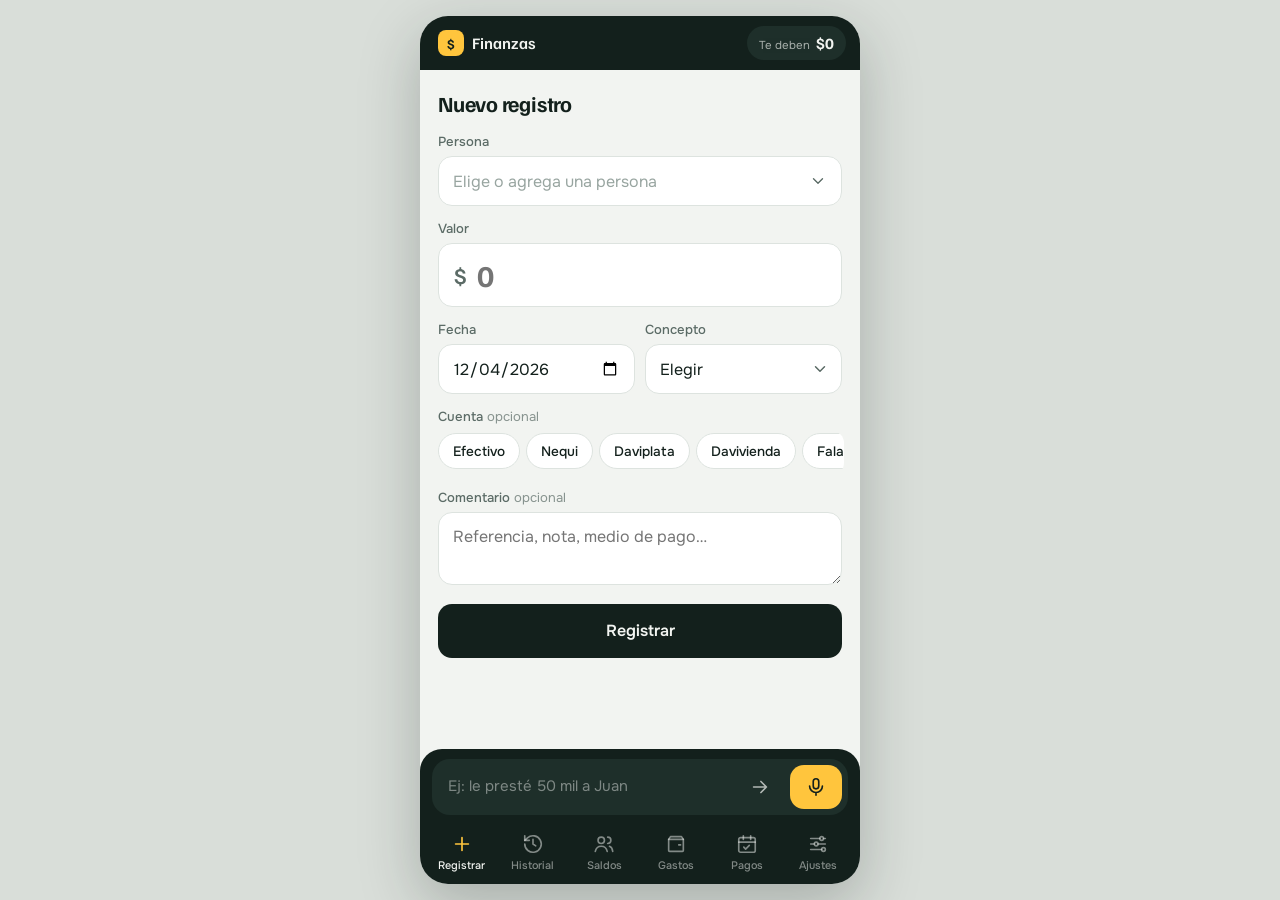
<file: miniapps/finanzas/index.html>
<!DOCTYPE html>
<html lang="es">
<head>
    <meta charset="UTF-8">
    <meta name="viewport" content="width=device-width, initial-scale=1.0, viewport-fit=cover">
    <meta name="mobile-web-app-capable" content="yes">
    <meta name="apple-mobile-web-app-capable" content="yes">
    <meta name="apple-mobile-web-app-status-bar-style" content="black-translucent">
    <meta name="apple-mobile-web-app-title" content="Finanzas">
    <meta name="theme-color" content="#13201C">
    <meta name="description" content="Registro de préstamos, gastos y pagos por persona, con dictado por voz.">
    <title>Control Financiero - Cruz Roja Colombiana</title>
    <link rel="manifest" href="manifest.webmanifest">
    <link rel="icon" type="image/png" sizes="192x192" href="icons/icon-192.png">
    <link rel="apple-touch-icon" href="icons/apple-touch-icon.png">
    <link rel="preconnect" href="https://fonts.googleapis.com">
    <link rel="preconnect" href="https://fonts.gstatic.com" crossorigin>
    <link rel="stylesheet" href="https://fonts.googleapis.com/css2?family=Familjen+Grotesk:wght@500;600;700&family=IBM+Plex+Mono:wght@400;500&family=Onest:wght@400;500;600&display=swap">
    <link rel="stylesheet" href="css/styles.css">
</head>
<body>
<div class="app">

    <header class="cabecera">
        <div class="marca"><span class="marca-logo">$</span>Finanzas</div>
        <button type="button" class="cabecera-total" onclick="cambiarTab('deudas')" aria-label="Ver saldos">
            <span>Te deben</span><b id="resumenTotal">$0</b>
        </button>
    </header>

    <main class="content">

        <!-- TAB REGISTRO -->
        <section id="registro" class="tab-content active">
            <h2 class="titulo-seccion">Nuevo registro</h2>
            <form id="registroForm">
                <div class="form-group">
                    <label>Persona</label>
                    <div class="dropdown-container">
                        <div class="dropdown-button" id="nombreDropdownBtn" tabindex="0" role="button">
                            <span class="dropdown-text placeholder">Elige o agrega una persona</span>
                            <span class="dropdown-arrow">
                                <svg viewBox="0 0 24 24"><path d="m6 9 6 6 6-6"/></svg>
                            </span>
                        </div>
                        <div class="dropdown-menu" id="nombreDropdownMenu"></div>
                    </div>
                    <input type="hidden" id="nombreSelected" required>
                </div>

                <div class="form-group">
                    <label for="valor">Valor</label>
                    <div class="campo-valor">
                        <span class="campo-valor-signo">$</span>
                        <input type="number" id="valor" step="any" min="0" inputmode="numeric" required placeholder="0">
                    </div>
                </div>

                <div class="form-fila">
                    <div class="form-group">
                        <label for="fecha">Fecha</label>
                        <input type="date" id="fecha" required>
                    </div>
                    <div class="form-group">
                        <label for="conceptoSelect">Concepto</label>
                        <select id="conceptoSelect" required>
                            <option value="">Elegir</option>
                        </select>
                    </div>
                </div>

                <div id="tipoBadgeContainer" class="tipo-aviso" style="display:none;">
                    <span id="tipoBadge" class="badge"></span>
                </div>

                <div class="form-group">
                    <label id="cuentaRegistroLabel">Cuenta <span class="opcional">opcional</span></label>
                    <div class="chips" id="cuentaRegistro"></div>
                </div>

                <!-- Solo visible con el concepto Préstamo -->
                <div class="interes-box" id="interesBox" hidden>
                    <label class="interes-toggle">
                        <input type="checkbox" id="interesActivo">
                        <span class="interes-switch" aria-hidden="true"></span>
                        Cobrar intereses
                    </label>
                    <div class="interes-campos" id="interesCampos" hidden>
                        <div class="campo-tasa">
                            <input type="number" id="interesTasa" step="0.1" min="0" inputmode="decimal" placeholder="5" aria-label="Interés mensual en porcentaje">
                            <span>% mensual</span>
                        </div>
                        <div class="interes-ayuda" id="interesAyuda"></div>
                    </div>
                </div>

                <div class="form-group">
                    <label for="comentario">Comentario <span class="opcional">opcional</span></label>
                    <textarea id="comentario" rows="2" placeholder="Referencia, nota, medio de pago…"></textarea>
                </div>

                <button type="submit" class="btn-primary">Registrar</button>
            </form>
        </section>

        <!-- TAB HISTORIAL -->
        <section id="historial" class="tab-content">
            <h2 class="titulo-seccion">Historial</h2>
            <details class="filtros-container">
                <summary class="filtros-title">Filtrar registros</summary>
                <div class="filtros-grid">
                    <select id="filtroPersona">
                        <option value="">Todas las personas</option>
                    </select>
                    <select id="filtroConcepto">
                        <option value="">Todos los conceptos</option>
                    </select>
                    <select id="filtroTipo">
                        <option value="">Todos los tipos</option>
                        <option value="gasto">Solo gastos</option>
                        <option value="pago">Solo pagos</option>
                    </select>
                    <input type="month" id="filtroMes" aria-label="Mes">
                </div>
                <div class="filtros-btns">
                    <button class="btn-limpiar" onclick="limpiarFiltros()">Limpiar</button>
                    <button class="btn-filtrar" onclick="aplicarFiltros()">Aplicar</button>
                </div>
            </details>
            <div id="historialContent"></div>
        </section>

        <!-- TAB SALDOS -->
        <section id="deudas" class="tab-content">
            <div class="resumen">
                <span class="resumen-label">Te deben en total</span>
                <span class="resumen-total" id="resumenTotalSaldos">$0</span>
                <div class="resumen-barra" id="resumenBarra"></div>
                <div class="resumen-leyenda" id="resumenLeyenda"></div>
            </div>
            <div id="deudasContent"></div>
        </section>

        <!-- TAB MIS GASTOS -->
        <section id="gastos" class="tab-content">
            <div class="periodo-nav">
                <button type="button" class="periodo-flecha" onclick="cambiarPeriodoGastos(-1)" aria-label="Mes anterior">
                    <svg viewBox="0 0 24 24"><path d="m15 6-6 6 6 6"/></svg>
                </button>
                <div class="periodo-titulo">
                    <span>Mis gastos</span>
                    <h2 id="periodoGastosLabel"></h2>
                </div>
                <button type="button" class="periodo-flecha" onclick="cambiarPeriodoGastos(1)" aria-label="Mes siguiente">
                    <svg viewBox="0 0 24 24"><path d="m9 6 6 6-6 6"/></svg>
                </button>
            </div>

            <div class="tarjeta form-gasto">
                <div class="gasto-fila">
                    <input type="text" id="gastoDescripcion" placeholder="¿En qué? Tinto, mercado…" aria-label="Descripción">
                    <div class="campo-valor campo-valor-sm">
                        <span class="campo-valor-signo">$</span>
                        <input type="number" id="gastoValor" step="any" min="0" inputmode="numeric" placeholder="0" aria-label="Valor">
                    </div>
                </div>
                <label>Categoría</label>
                <div class="chips" id="gastoCategoria"></div>
                <label>Sale de</label>
                <div class="chips" id="gastoCuenta"></div>
                <div class="gasto-fila gasto-fila-final">
                    <input type="date" id="gastoFecha" aria-label="Fecha">
                    <button type="button" class="btn-primary" onclick="guardarGasto()">Guardar gasto</button>
                </div>
            </div>

            <div id="gastosResumen"></div>
            <div id="gastosCuentas"></div>
            <div id="gastosLista"></div>
        </section>

        <!-- TAB PAGOS DEL MES -->
        <section id="pagos" class="tab-content">
            <div class="periodo-nav">
                <button type="button" class="periodo-flecha" onclick="cambiarPeriodo(-1)" aria-label="Mes anterior">
                    <svg viewBox="0 0 24 24"><path d="m15 6-6 6 6 6"/></svg>
                </button>
                <div class="periodo-titulo">
                    <span>Pagos de</span>
                    <h2 id="periodoLabel"></h2>
                </div>
                <button type="button" class="periodo-flecha" onclick="cambiarPeriodo(1)" aria-label="Mes siguiente">
                    <svg viewBox="0 0 24 24"><path d="m9 6 6 6-6 6"/></svg>
                </button>
            </div>
            <div id="pagosResumen"></div>
            <div id="pagosContent"></div>

            <details class="filtros-container">
                <summary class="filtros-title">Mis compromisos <span id="totalCompromisos"></span></summary>
                <div class="compromisos-lista">
                    <div id="listaCompromisos"></div>
                    <button type="button" class="btn-secundario" onclick="abrirEditarCompromiso()">Agregar compromiso</button>
                </div>
            </details>

            <details class="filtros-container">
                <summary class="filtros-title">Resumen del año <span id="anioResumen"></span></summary>
                <div class="resumen-anio" id="resumenAnio"></div>
            </details>
        </section>

        <!-- TAB AJUSTES -->
        <section id="ajustes" class="tab-content">
            <h2 class="titulo-seccion">Ajustes</h2>

            <div class="tarjeta">
                <h3 class="tarjeta-titulo">Cuentas</h3>
                <p class="tarjeta-texto">De dónde sale o a dónde entra la plata. Las que ya tienen movimientos no se pueden eliminar.</p>
                <div class="chips chips-ajustes" id="listaCuentas"></div>
            </div>

            <div class="tarjeta">
                <h3 class="tarjeta-titulo">Categorías de gastos</h3>
                <div class="chips chips-ajustes" id="listaCategorias"></div>
            </div>

            <div class="tarjeta">
                <h3 class="tarjeta-titulo">Conceptos de préstamos y abonos</h3>
                <div class="form-group">
                    <label for="nuevoConceptoNombre">Nombre del concepto</label>
                    <input type="text" id="nuevoConceptoNombre" placeholder="Almuerzo, transporte, cuota…">
                </div>
                <div class="form-group">
                    <label>Tipo</label>
                    <div class="tipo-selector">
                        <div class="tipo-btn" id="btnGasto" onclick="seleccionarTipo('gasto')">
                            <strong>Gasto</strong><small>Queda debiendo</small>
                        </div>
                        <div class="tipo-btn" id="btnPago" onclick="seleccionarTipo('pago')">
                            <strong>Pago</strong><small>Abona a su deuda</small>
                        </div>
                    </div>
                    <input type="hidden" id="nuevoConceptoTipo">
                </div>
                <button class="btn-primary" onclick="agregarConcepto()">Guardar concepto</button>
                <div id="listaConceptos"></div>
            </div>

            <div class="tarjeta">
                <h3 class="tarjeta-titulo">Copia de seguridad</h3>
                <p class="tarjeta-texto">Los datos viven solo en este teléfono. Descarga una copia y guárdala en Drive o envíatela por WhatsApp.</p>
                <button class="btn-primary" onclick="exportarJSON()">Descargar copia</button>
            </div>

            <div class="tarjeta">
                <h3 class="tarjeta-titulo">Restaurar copia</h3>
                <p class="tarjeta-texto">Carga un archivo <code>.json</code> exportado antes. <strong class="texto-debe">Reemplaza todos los datos actuales.</strong></p>
                <label for="importarArchivo" class="btn-secundario">Elegir archivo .json</label>
                <input type="file" id="importarArchivo" accept=".json" hidden onchange="importarJSON(event)">
            </div>

            <div class="tarjeta">
                <h3 class="tarjeta-titulo">Instalar en el celular</h3>
                <p class="tarjeta-texto" id="textoInstalar">En Chrome: menú ⋮ → <strong>Instalar app</strong>. Funciona sin internet; el dictado por voz sí necesita conexión.</p>
                <button type="button" class="btn-primary btn-instalar" id="btnInstalar">Instalar app</button>
            </div>

            <div class="tarjeta">
                <h3 class="tarjeta-titulo">Estadísticas de uso</h3>
                <p class="tarjeta-texto">La app cuenta aperturas y acciones (sin nombres ni valores) para saber cuánto se usa. Desmarca en tus propios dispositivos para no inflar las cifras.</p>
                <label class="interes-toggle">
                    <input type="checkbox" id="contarDispositivo" checked>
                    <span class="interes-switch" aria-hidden="true"></span>
                    Contar este dispositivo
                </label>
            </div>
        </section>

    </main>

    <!-- Barra de dictado -->
    <div class="dock" id="dock">
        <div class="dock-estado" id="estadoVoz"></div>
        <div class="dock-barra">
            <textarea id="fraseRapida" rows="1" placeholder="Ej: le presté 50 mil a Juan" aria-label="Frase a registrar"></textarea>
            <button type="button" class="dock-enviar" id="btnInterpretar" aria-label="Interpretar frase">
                <svg viewBox="0 0 24 24"><path d="M5 12h14M13 6l6 6-6 6"/></svg>
            </button>
            <button type="button" class="btn-mic" id="btnMic" aria-label="Dictar por voz">
                <svg class="icono-mic" viewBox="0 0 24 24"><rect x="9" y="3" width="6" height="11" rx="3"/><path d="M5 11a7 7 0 0 0 14 0M12 18v3"/></svg>
                <span class="ondas" aria-hidden="true"><i></i><i></i><i></i><i></i></span>
            </button>
        </div>
    </div>

    <nav class="tabs">
        <button class="tab active" data-tab="registro">
            <svg viewBox="0 0 24 24"><path d="M12 5v14M5 12h14"/></svg>Registrar
        </button>
        <button class="tab" data-tab="historial">
            <svg viewBox="0 0 24 24"><path d="M3 12a9 9 0 1 0 3-6.7L3 8"/><path d="M3 3v5h5M12 7v5l3 2"/></svg>Historial
        </button>
        <button class="tab" data-tab="deudas">
            <svg viewBox="0 0 24 24"><circle cx="9" cy="8" r="3.5"/><path d="M2.5 20c.8-3.5 3.5-5.5 6.5-5.5s5.7 2 6.5 5.5M16 4.5a3.5 3.5 0 0 1 0 7M18 14.5c2 .7 3.2 2.6 3.5 5.5"/></svg>Saldos
        </button>
        <button class="tab" data-tab="gastos">
            <svg viewBox="0 0 24 24"><path d="M4 7h16v12a1 1 0 0 1-1 1H5a1 1 0 0 1-1-1z"/><path d="M4 7l2-3h12l2 3M15 13h2"/></svg>Gastos
        </button>
        <button class="tab" data-tab="pagos">
            <svg viewBox="0 0 24 24"><rect x="3" y="5" width="18" height="16" rx="2"/><path d="M3 10h18M8 3v4M16 3v4M8.5 15.5l2 2 4-4"/></svg>Pagos
        </button>
        <button class="tab" data-tab="ajustes">
            <svg viewBox="0 0 24 24"><path d="M4 6h10M18 6h2M4 12h4M12 12h8M4 18h12"/><circle cx="16" cy="6" r="2"/><circle cx="10" cy="12" r="2"/><circle cx="18" cy="18" r="2"/></svg>Ajustes
        </button>
    </nav>
</div>

<!-- Hoja pago de item específico -->
<div class="modal-overlay" id="modalPago">
    <div class="modal-box">
        <div class="modal-title">Registrar pago</div>
        <div class="modal-info" id="modalPagoInfo"></div>
        <div class="form-group">
            <label for="modalValorPago">Valor a pagar</label>
            <div class="campo-valor">
                <span class="campo-valor-signo">$</span>
                <input type="number" id="modalValorPago" step="any" min="1" inputmode="numeric" placeholder="0">
            </div>
            <div class="modal-saldo-restante" id="modalSaldoRestante"></div>
        </div>
        <div class="form-group">
            <label for="modalFechaPago">Fecha del pago</label>
            <input type="date" id="modalFechaPago">
        </div>
        <div class="form-group">
            <label>Entra a <span class="opcional">opcional</span></label>
            <div class="chips" id="cuentaAbono"></div>
        </div>
        <div class="form-group">
            <label for="modalComentarioPago">Comentario <span class="opcional">opcional</span></label>
            <textarea id="modalComentarioPago" rows="2" placeholder="Abono, pago total, referencia…"></textarea>
        </div>
        <div class="modal-btns">
            <button class="btn-modal-cancelar" onclick="cerrarModalPago()">Cancelar</button>
            <button class="btn-modal-pagar" onclick="confirmarPagoItem()">Confirmar pago</button>
        </div>
    </div>
</div>

<!-- Hoja pagar un compromiso mensual -->
<div class="modal-overlay" id="modalCompromiso">
    <div class="modal-box">
        <div class="modal-title" id="modalCompromisoTitulo">Pagar</div>
        <div class="confirm-frase" id="modalCompromisoRef"></div>
        <div class="form-group" style="margin-top:14px;">
            <label for="compromisoPeriodo">Mes que estás pagando</label>
            <input type="month" id="compromisoPeriodo">
        </div>
        <div class="form-group">
            <label for="compromisoValor">Valor pagado</label>
            <div class="campo-valor">
                <span class="campo-valor-signo">$</span>
                <input type="number" id="compromisoValor" step="any" min="0" inputmode="numeric" placeholder="0">
            </div>
        </div>
        <div class="form-group">
            <label for="compromisoFecha">Fecha del pago</label>
            <input type="date" id="compromisoFecha">
        </div>
        <div class="form-group">
            <label>Pagado con <span class="opcional">opcional</span></label>
            <div class="chips" id="cuentaCompromiso"></div>
        </div>
        <div class="form-group">
            <label for="compromisoComentario">Comentario <span class="opcional">opcional</span></label>
            <textarea id="compromisoComentario" rows="1" placeholder="Nequi, débito automático, referencia…"></textarea>
        </div>
        <div class="modal-btns">
            <button class="btn-modal-cancelar" onclick="cerrarPagoCompromiso()">Cancelar</button>
            <button class="btn-modal-pagar" onclick="confirmarPagoCompromiso()">Registrar pago</button>
        </div>
    </div>
</div>

<!-- Hoja crear / editar compromiso -->
<div class="modal-overlay" id="modalEditarCompromiso">
    <div class="modal-box">
        <div class="modal-title" id="modalEditarTitulo">Nuevo compromiso</div>
        <div class="form-group">
            <label for="editNombre">Nombre</label>
            <input type="text" id="editNombre" placeholder="CENS Casa, Claro Local, Tarjeta Nu…">
        </div>
        <div class="form-group">
            <label for="editReferencia">Referencia o número de contrato <span class="opcional">opcional</span></label>
            <input type="text" id="editReferencia" inputmode="numeric" placeholder="303342">
        </div>
        <div class="form-fila">
            <div class="form-group">
                <label for="editDia">Día límite de pago</label>
                <input type="number" id="editDia" min="1" max="31" inputmode="numeric" placeholder="15">
            </div>
            <div class="form-group">
                <label for="editValor">Valor habitual <span class="opcional">opc.</span></label>
                <input type="number" id="editValor" step="any" min="0" inputmode="numeric" placeholder="0">
            </div>
        </div>
        <div class="modal-btns">
            <button class="btn-modal-cancelar" onclick="cerrarEditarCompromiso()">Cancelar</button>
            <button class="btn-modal-pagar" onclick="guardarCompromiso()">Guardar</button>
        </div>
        <button type="button" class="btn-eliminar-compromiso" id="btnEliminarCompromiso" onclick="eliminarCompromiso()">Eliminar compromiso</button>
    </div>
</div>

<!-- Hoja crear cuenta / categoría -->
<div class="modal-overlay" id="modalNuevoItem">
    <div class="modal-box">
        <div class="modal-title" id="modalNuevoItemTitulo">Nueva cuenta</div>
        <div class="form-group">
            <input type="text" id="nuevoItemNombre" aria-label="Nombre" onkeydown="if (event.key === 'Enter') guardarNuevoItem()">
        </div>
        <div class="modal-btns">
            <button class="btn-modal-cancelar" onclick="cerrarNuevoItem()">Cancelar</button>
            <button class="btn-modal-pagar" onclick="guardarNuevoItem()">Agregar</button>
        </div>
    </div>
</div>

<!-- Hoja confirmación de registro por voz -->
<div class="modal-overlay" id="modalVoz">
    <div class="modal-box">
        <div class="modal-title">¿Registrar esto?</div>
        <div class="confirm-frase" id="confirmFrase"></div>
        <ul class="confirm-lista" id="confirmLista"></ul>
        <div class="modal-btns">
            <button class="btn-modal-cancelar" id="btnVozEditar">Editar</button>
            <button class="btn-modal-pagar" id="btnVozRegistrar">Registrar</button>
        </div>
    </div>
</div>

<div class="toast-container" id="toastContainer"></div>

<script src="js/voz.js"></script>
<script src="js/intereses.js"></script>
<script src="js/app.js"></script>
<script src="js/pagos.js"></script>
<script src="js/gastos.js"></script>
<script src="js/analitica.js"></script>
</body>
</html>
</file>
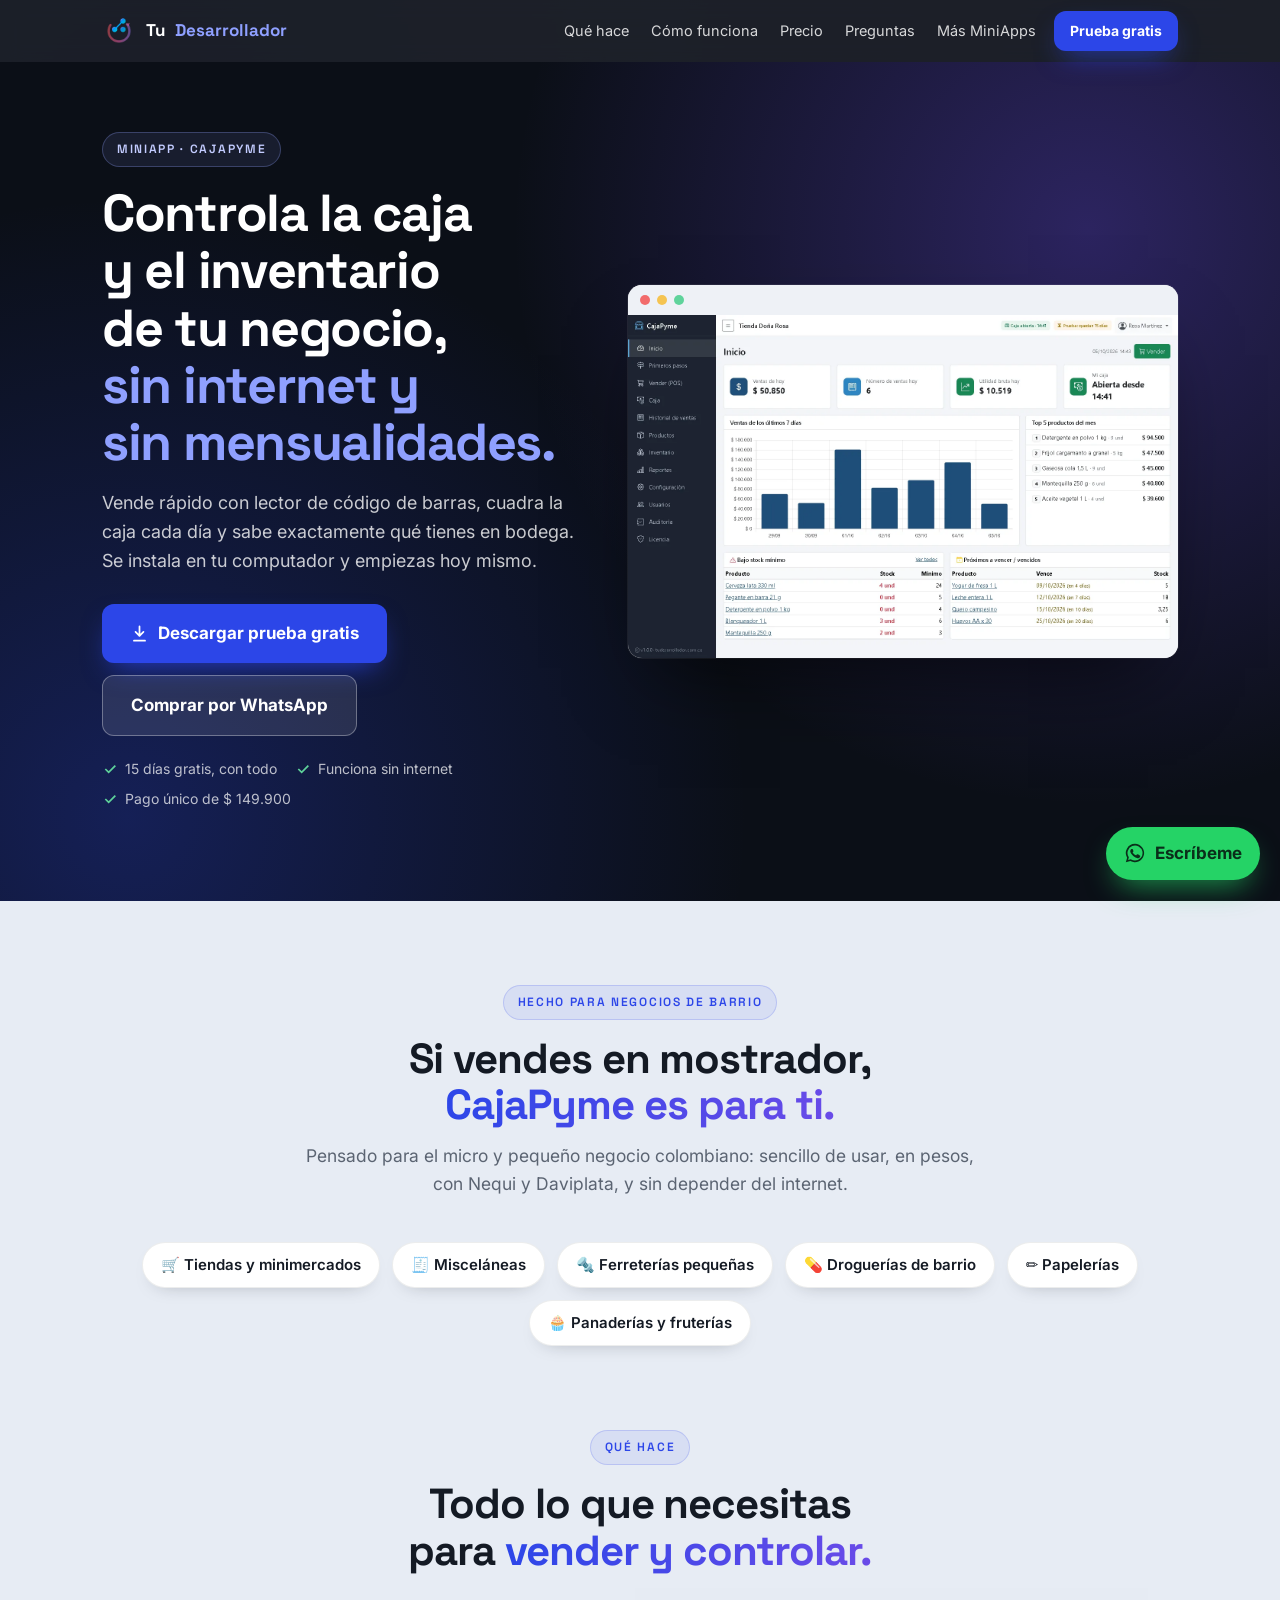
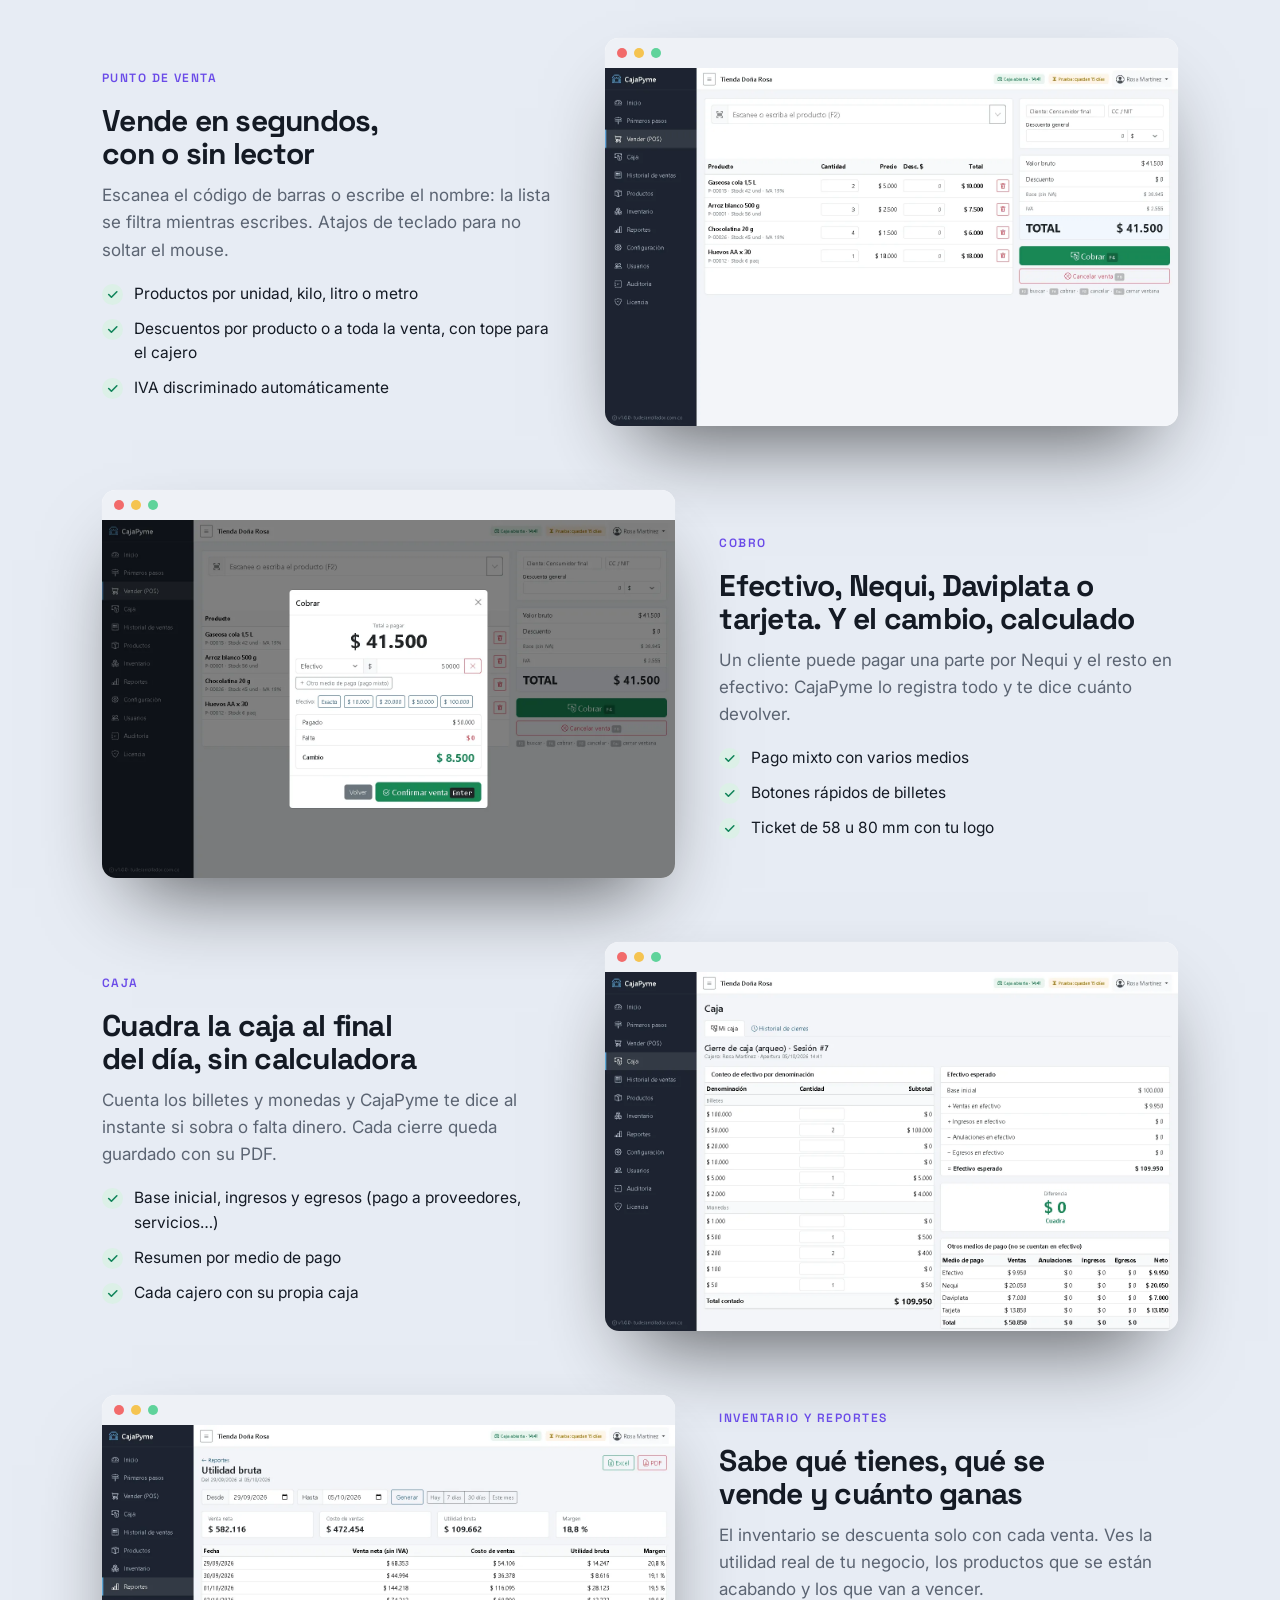
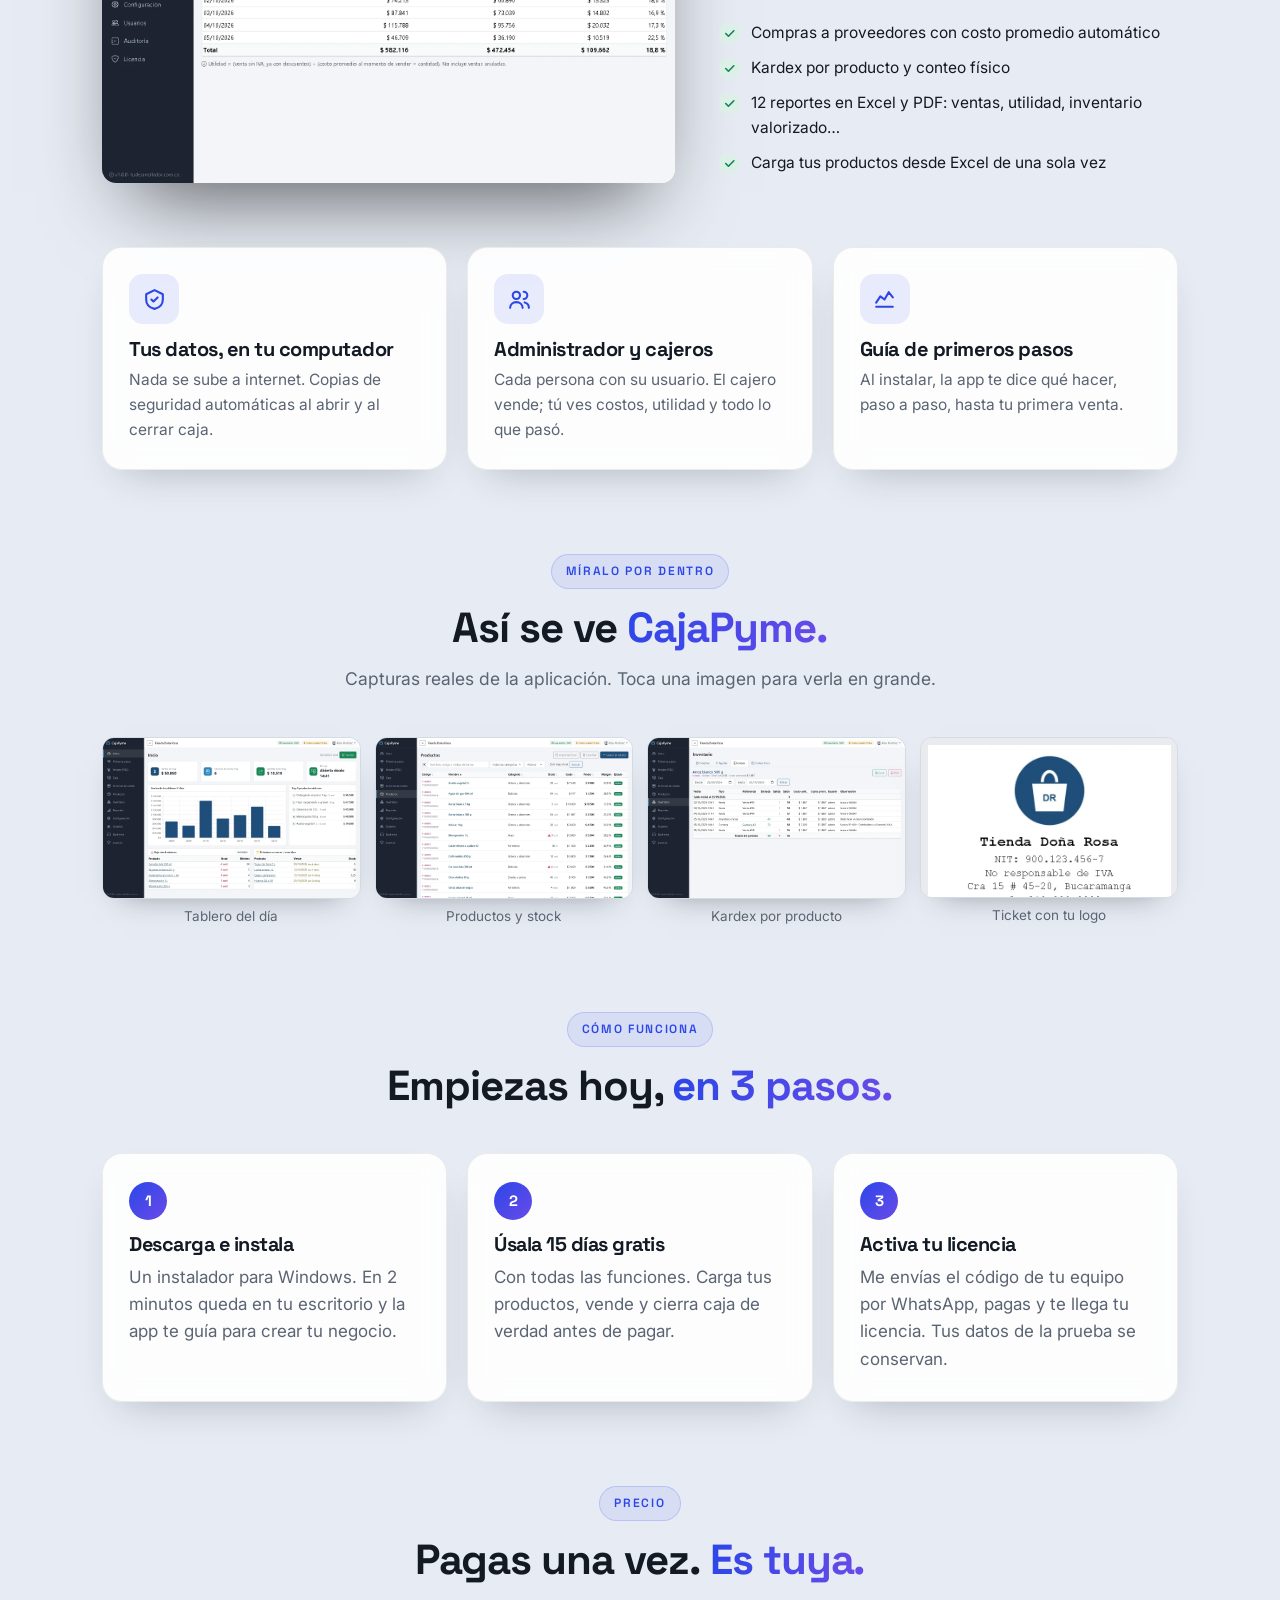
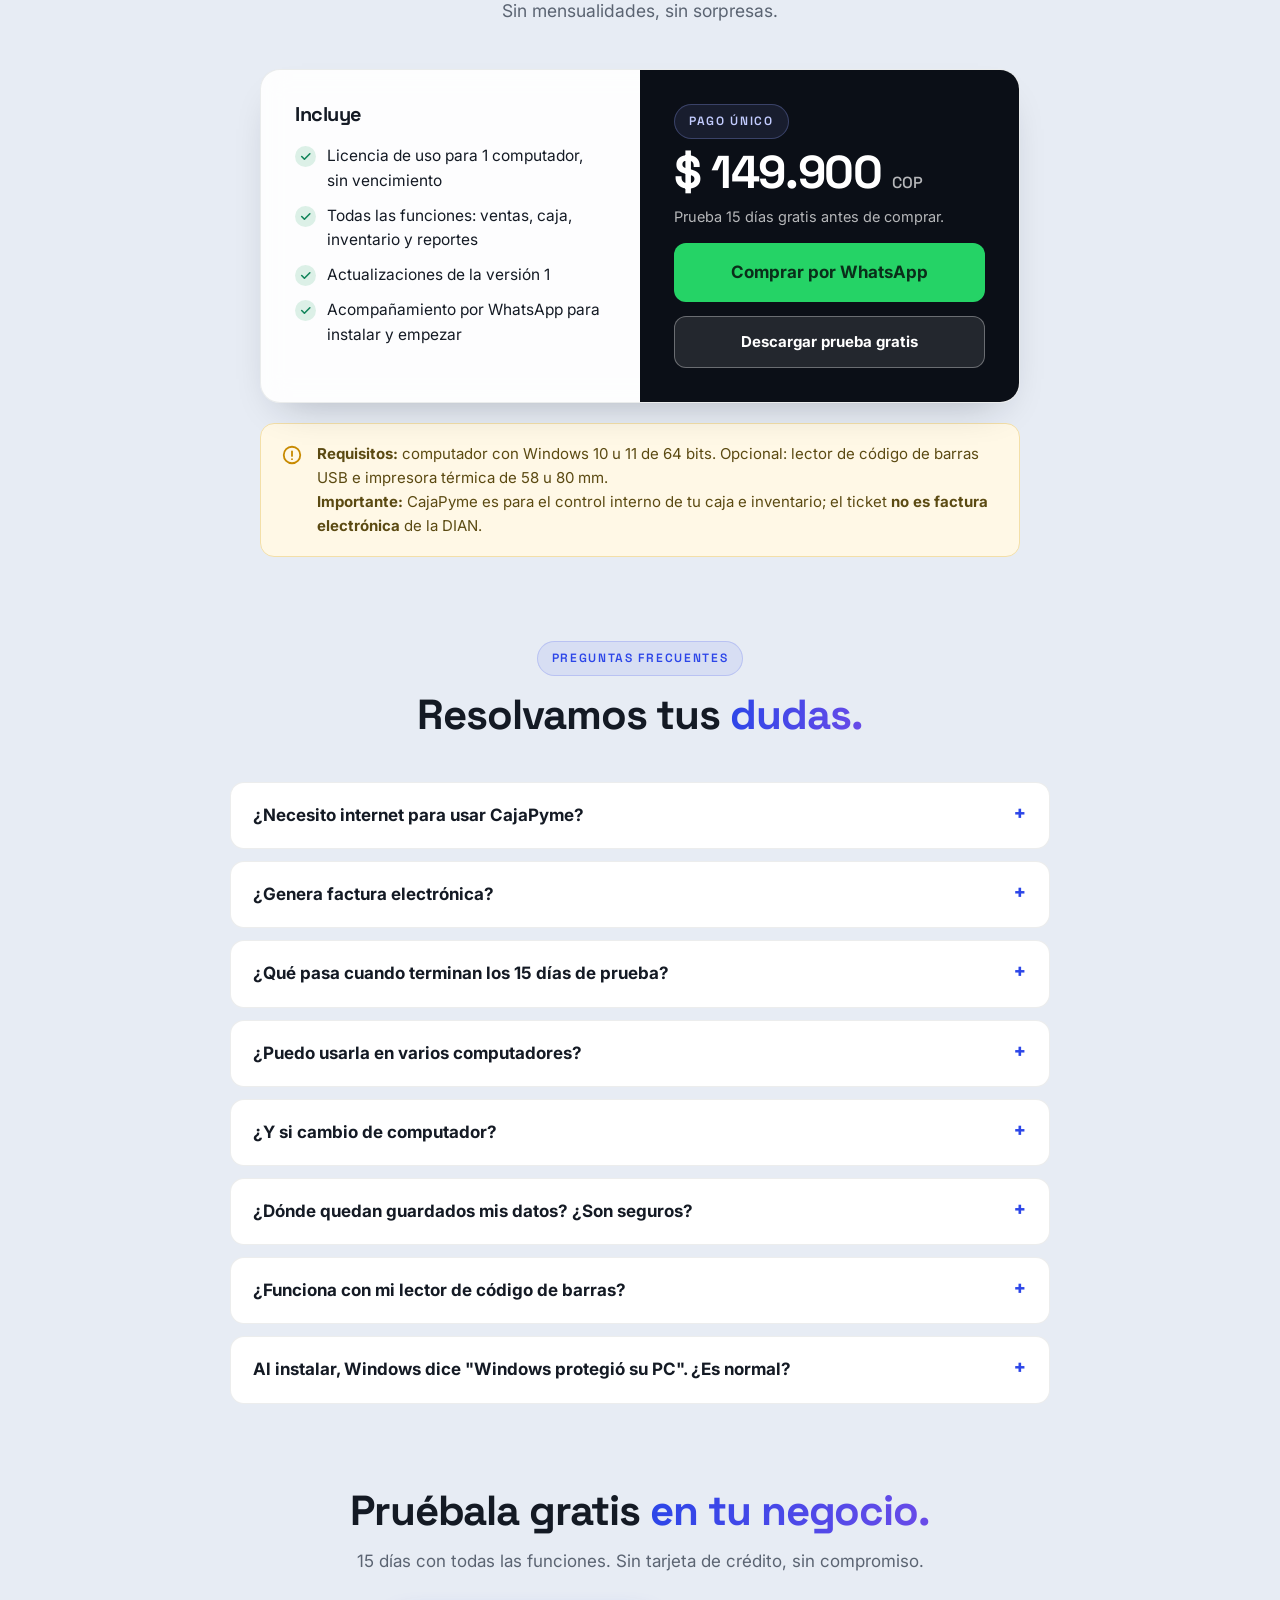
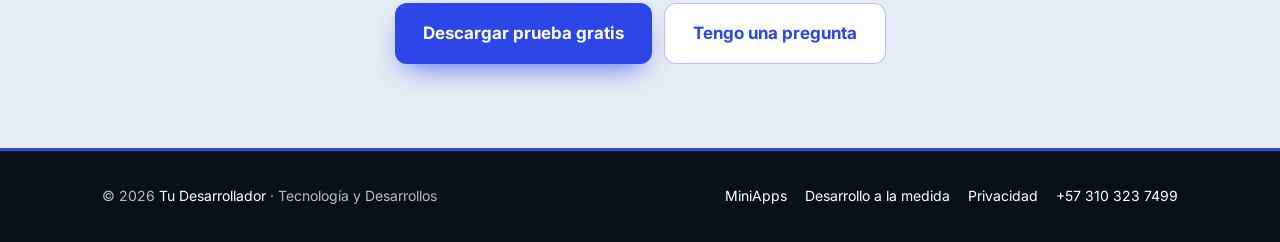
<file: cajapyme.html>
<!DOCTYPE html>
<!--
  ==========================================================================
  Página de producto: CajaPyme (MiniApp de Tu Desarrollador)

  DATOS QUE PUEDES CAMBIAR (busca estos textos con Ctrl+F):
    · Precio .............. "149.900" (aparece 4 veces) y "149900" (1 vez, en los datos para Google)
    · Enlace de descarga .. "releases/latest/download/CajaPyme_Instalador.exe" (aparece 5 veces)
    · WhatsApp ............ "573103237499"
  Las capturas están en miniapps/cajapyme/ y los estilos en miniapps/miniapps.css
  ==========================================================================
-->
<html lang="es">
<head>
<meta charset="utf-8">
<meta name="viewport" content="width=device-width, initial-scale=1">
<title>CajaPyme — Control de caja e inventario sin internet | Tu Desarrollador</title>
<meta name="description" content="CajaPyme: punto de venta con lector de código de barras, cierre de caja, inventario y reportes para tiendas, misceláneas, ferreterías y droguerías. Funciona sin internet. Pago único, sin mensualidades. Prueba gratis 15 días.">
<meta name="author" content="Tu Desarrollador">
<meta name="theme-color" content="#0B0F17">
<link rel="canonical" href="https://tudesarrollador.com.co/cajapyme.html">
<meta name="robots" content="index, follow, max-image-preview:large">
<meta property="og:type" content="product">
<meta property="og:site_name" content="Tu Desarrollador">
<meta property="og:title" content="CajaPyme — Caja e inventario para tu negocio, sin mensualidades">
<meta property="og:description" content="Vende con lector de código de barras, cuadra la caja y controla tu inventario. Funciona sin internet. Prueba gratis 15 días.">
<meta property="og:url" content="https://tudesarrollador.com.co/cajapyme.html">
<meta property="og:image" content="https://tudesarrollador.com.co/miniapps/cajapyme/og-cajapyme.jpg">
<meta property="og:image:width" content="1200">
<meta property="og:image:height" content="630">
<meta property="og:locale" content="es_CO">
<meta name="twitter:card" content="summary_large_image">
<meta name="twitter:title" content="CajaPyme — Caja e inventario para tu negocio">
<meta name="twitter:image" content="https://tudesarrollador.com.co/miniapps/cajapyme/og-cajapyme.jpg">
<link rel="icon" href="favicon.ico">
<link rel="preconnect" href="https://fonts.googleapis.com">
<link rel="preconnect" href="https://fonts.gstatic.com" crossorigin>
<link rel="stylesheet" href="https://fonts.googleapis.com/css2?family=Inter:wght@400;500;600;700;800&family=Space+Grotesk:wght@500;600;700&display=swap">
<link rel="stylesheet" href="miniapps/miniapps.css">
<script type="application/ld+json">
{
  "@context": "https://schema.org",
  "@type": "SoftwareApplication",
  "name": "CajaPyme",
  "applicationCategory": "BusinessApplication",
  "operatingSystem": "Windows 10, Windows 11 (64 bits)",
  "description": "Control de caja e inventario para micro y pequeños negocios: punto de venta con lector de código de barras, cierre de caja con arqueo, inventario con kardex, reportes en Excel y PDF y copias de seguridad. Funciona sin internet.",
  "image": "https://tudesarrollador.com.co/miniapps/cajapyme/01-tablero.webp",
  "url": "https://tudesarrollador.com.co/cajapyme.html",
  "offers": {
    "@type": "Offer",
    "price": "149900",
    "priceCurrency": "COP",
    "availability": "https://schema.org/InStock",
    "url": "https://tudesarrollador.com.co/cajapyme.html#precio"
  },
  "publisher": { "@type": "Organization", "name": "Tu Desarrollador", "url": "https://tudesarrollador.com.co/" }
}
</script>
<!-- Google tag (gtag.js): misma medición que la portada -->
<script async src="https://www.googletagmanager.com/gtag/js?id=G-N76YTKPT4H"></script>
<script>
  window.dataLayer = window.dataLayer || [];
  function gtag(){dataLayer.push(arguments);}
  gtag('js', new Date());
  gtag('config', 'G-N76YTKPT4H');
</script>
</head>
<body>

<!-- BARRA SUPERIOR -->
<header class="barra">
  <div class="wrap">
    <a class="marca" href="index.html"><img src="miniapps/logo-mini.png" alt="">Tu <i>Desarrollador</i></a>
    <nav aria-label="Secciones">
      <a href="#funciones">Qué hace</a>
      <a href="#como-funciona">Cómo funciona</a>
      <a href="#precio">Precio</a>
      <a href="#preguntas">Preguntas</a>
      <a href="index.html#miniapps">Más MiniApps</a>
    </nav>
    <a class="btn btn-primary" href="https://github.com/juankjaimesp-source/tudesarrollador/releases/latest/download/CajaPyme_Instalador.exe" data-evento="descarga_cajapyme">Prueba gratis</a>
  </div>
</header>

<!-- HÉROE -->
<section class="hero-app">
  <div class="wrap">
    <div>
      <span class="eyebrow-pill on-dark">MiniApp · CajaPyme</span>
      <h1>Controla la caja y el inventario de tu negocio, <span class="hl">sin internet y sin mensualidades.</span></h1>
      <p class="lede">Vende rápido con lector de código de barras, cuadra la caja cada día y sabe exactamente qué tienes en bodega. Se instala en tu computador y empiezas hoy mismo.</p>
      <div class="ctas">
        <a class="btn btn-primary btn-lg" href="https://github.com/juankjaimesp-source/tudesarrollador/releases/latest/download/CajaPyme_Instalador.exe" data-evento="descarga_cajapyme">
          <svg viewBox="0 0 24 24" fill="none" stroke="currentColor" stroke-width="2.2" stroke-linecap="round" stroke-linejoin="round"><path d="M12 3v12M7 10l5 5 5-5M5 21h14"/></svg>
          Descargar prueba gratis
        </a>
        <a class="btn btn-ghost btn-lg" href="https://wa.me/573103237499?text=Hola%20TuDesarrollador,%20quiero%20comprar%20CajaPyme" data-evento="whatsapp_cajapyme">Comprar por WhatsApp</a>
      </div>
      <div class="datos">
        <span><svg viewBox="0 0 24 24" fill="none" stroke="currentColor" stroke-width="2.6"><path d="M5 12l5 5L20 7"/></svg>15 días gratis, con todo</span>
        <span><svg viewBox="0 0 24 24" fill="none" stroke="currentColor" stroke-width="2.6"><path d="M5 12l5 5L20 7"/></svg>Funciona sin internet</span>
        <span><svg viewBox="0 0 24 24" fill="none" stroke="currentColor" stroke-width="2.6"><path d="M5 12l5 5L20 7"/></svg>Pago único de $ 149.900</span>
      </div>
    </div>
    <div class="marco rv">
      <div class="puntos"><i></i><i></i><i></i></div>
      <img src="miniapps/cajapyme/01-tablero.webp" width="1440" height="900" alt="Tablero de CajaPyme con ventas del día, utilidad, gráfica de la semana, productos más vendidos y alertas de stock" data-visor>
    </div>
  </div>
</section>

<!-- PARA QUIÉN -->
<section>
  <div class="wrap">
    <div class="sec-head">
      <span class="eyebrow-pill">Hecho para negocios de barrio</span>
      <h2>Si vendes en mostrador, <span class="grad">CajaPyme es para ti.</span></h2>
      <p>Pensado para el micro y pequeño negocio colombiano: sencillo de usar, en pesos, con Nequi y Daviplata, y sin depender del internet.</p>
    </div>
    <div class="negocios rv">
      <span>🛒 Tiendas y minimercados</span><span>🧾 Misceláneas</span><span>🔩 Ferreterías pequeñas</span>
      <span>💊 Droguerías de barrio</span><span>✏️ Papelerías</span><span>🧁 Panaderías y fruterías</span>
    </div>
  </div>
</section>

<!-- FUNCIONES -->
<section id="funciones" style="padding-top:0">
  <div class="wrap">
    <div class="sec-head">
      <span class="eyebrow-pill">Qué hace</span>
      <h2>Todo lo que necesitas para <span class="grad">vender y controlar.</span></h2>
    </div>

    <div class="funcion rv">
      <div class="texto">
        <span class="etiqueta">Punto de venta</span>
        <h3>Vende en segundos, con o sin lector</h3>
        <p>Escanea el código de barras o escribe el nombre: la lista se filtra mientras escribes. Atajos de teclado para no soltar el mouse.</p>
        <ul class="chequeos">
          <li>Productos por unidad, kilo, litro o metro</li>
          <li>Descuentos por producto o a toda la venta, con tope para el cajero</li>
          <li>IVA discriminado automáticamente</li>
        </ul>
      </div>
      <div class="marco"><div class="puntos"><i></i><i></i><i></i></div>
        <img src="miniapps/cajapyme/02-punto-de-venta.webp" width="1440" height="900" loading="lazy" alt="Pantalla de venta con productos en el carrito y total a pagar" data-visor></div>
    </div>

    <div class="funcion invertida rv">
      <div class="texto">
        <span class="etiqueta">Cobro</span>
        <h3>Efectivo, Nequi, Daviplata o tarjeta. Y el cambio, calculado</h3>
        <p>Un cliente puede pagar una parte por Nequi y el resto en efectivo: CajaPyme lo registra todo y te dice cuánto devolver.</p>
        <ul class="chequeos">
          <li>Pago mixto con varios medios</li>
          <li>Botones rápidos de billetes</li>
          <li>Ticket de 58 u 80 mm con tu logo</li>
        </ul>
      </div>
      <div class="marco"><div class="puntos"><i></i><i></i><i></i></div>
        <img src="miniapps/cajapyme/03-cobro-y-cambio.webp" width="1440" height="900" loading="lazy" alt="Ventana de cobro con pago en efectivo y cambio a entregar" data-visor></div>
    </div>

    <div class="funcion rv">
      <div class="texto">
        <span class="etiqueta">Caja</span>
        <h3>Cuadra la caja al final del día, sin calculadora</h3>
        <p>Cuenta los billetes y monedas y CajaPyme te dice al instante si sobra o falta dinero. Cada cierre queda guardado con su PDF.</p>
        <ul class="chequeos">
          <li>Base inicial, ingresos y egresos (pago a proveedores, servicios…)</li>
          <li>Resumen por medio de pago</li>
          <li>Cada cajero con su propia caja</li>
        </ul>
      </div>
      <div class="marco"><div class="puntos"><i></i><i></i><i></i></div>
        <img src="miniapps/cajapyme/05-cierre-de-caja.webp" width="1440" height="900" loading="lazy" alt="Cierre de caja con conteo de billetes y monedas que cuadra en cero" data-visor></div>
    </div>

    <div class="funcion invertida rv">
      <div class="texto">
        <span class="etiqueta">Inventario y reportes</span>
        <h3>Sabe qué tienes, qué se vende y cuánto ganas</h3>
        <p>El inventario se descuenta solo con cada venta. Ves la utilidad real de tu negocio, los productos que se están acabando y los que van a vencer.</p>
        <ul class="chequeos">
          <li>Compras a proveedores con costo promedio automático</li>
          <li>Kardex por producto y conteo físico</li>
          <li>12 reportes en Excel y PDF: ventas, utilidad, inventario valorizado…</li>
          <li>Carga tus productos desde Excel de una sola vez</li>
        </ul>
      </div>
      <div class="marco"><div class="puntos"><i></i><i></i><i></i></div>
        <img src="miniapps/cajapyme/06-reporte-utilidad.webp" width="1440" height="900" loading="lazy" alt="Reporte de utilidad bruta por día con margen" data-visor></div>
    </div>

    <div class="rejilla c3" style="margin-top:64px">
      <div class="glass tarjeta rv"><div class="icono"><svg viewBox="0 0 24 24" fill="none" stroke="currentColor" stroke-width="2" stroke-linecap="round" stroke-linejoin="round"><path d="M12 3l8 4v5c0 5-3.5 8-8 9-4.5-1-8-4-8-9V7z"/><path d="M9 12l2 2 4-4"/></svg></div>
        <h3>Tus datos, en tu computador</h3><p>Nada se sube a internet. Copias de seguridad automáticas al abrir y al cerrar caja.</p></div>
      <div class="glass tarjeta rv"><div class="icono"><svg viewBox="0 0 24 24" fill="none" stroke="currentColor" stroke-width="2" stroke-linecap="round" stroke-linejoin="round"><circle cx="9" cy="8" r="3.5"/><path d="M3 20c0-3.3 2.7-5.5 6-5.5s6 2.2 6 5.5"/><path d="M16 4.5a3.5 3.5 0 0 1 0 7M21 20c0-2.7-1.7-4.6-4-5.2"/></svg></div>
        <h3>Administrador y cajeros</h3><p>Cada persona con su usuario. El cajero vende; tú ves costos, utilidad y todo lo que pasó.</p></div>
      <div class="glass tarjeta rv"><div class="icono"><svg viewBox="0 0 24 24" fill="none" stroke="currentColor" stroke-width="2" stroke-linecap="round" stroke-linejoin="round"><path d="M4 19h16M4 15l4-6 4 3 4-7 4 5"/></svg></div>
        <h3>Guía de primeros pasos</h3><p>Al instalar, la app te dice qué hacer, paso a paso, hasta tu primera venta.</p></div>
    </div>
  </div>
</section>

<!-- GALERÍA -->
<section style="padding-top:0">
  <div class="wrap">
    <div class="sec-head">
      <span class="eyebrow-pill">Míralo por dentro</span>
      <h2>Así se ve <span class="grad">CajaPyme.</span></h2>
      <p>Capturas reales de la aplicación. Toca una imagen para verla en grande.</p>
    </div>
    <div class="galeria rv">
      <figure><img src="miniapps/cajapyme/01-tablero.webp" loading="lazy" width="1440" height="900" alt="Tablero de inicio" data-visor><figcaption>Tablero del día</figcaption></figure>
      <figure><img src="miniapps/cajapyme/04-productos.webp" loading="lazy" width="1440" height="900" alt="Listado de productos con stock" data-visor><figcaption>Productos y stock</figcaption></figure>
      <figure><img src="miniapps/cajapyme/07-kardex.webp" loading="lazy" width="1440" height="900" alt="Kardex de un producto" data-visor><figcaption>Kardex por producto</figcaption></figure>
      <figure><img src="miniapps/cajapyme/08-ticket.webp" loading="lazy" width="590" height="1130" alt="Ticket de venta con logo del negocio" data-visor style="aspect-ratio:1440/900;object-fit:cover;object-position:top"><figcaption>Ticket con tu logo</figcaption></figure>
    </div>
  </div>
</section>

<!-- CÓMO FUNCIONA -->
<section id="como-funciona" style="padding-top:0">
  <div class="wrap">
    <div class="sec-head">
      <span class="eyebrow-pill">Cómo funciona</span>
      <h2>Empiezas hoy, <span class="grad">en 3 pasos.</span></h2>
    </div>
    <div class="rejilla c3">
      <div class="glass paso rv"><span class="num">1</span><h3 style="margin-top:14px">Descarga e instala</h3>
        <p style="color:var(--muted);margin-top:8px">Un instalador para Windows. En 2 minutos queda en tu escritorio y la app te guía para crear tu negocio.</p></div>
      <div class="glass paso rv"><span class="num">2</span><h3 style="margin-top:14px">Úsala 15 días gratis</h3>
        <p style="color:var(--muted);margin-top:8px">Con todas las funciones. Carga tus productos, vende y cierra caja de verdad antes de pagar.</p></div>
      <div class="glass paso rv"><span class="num">3</span><h3 style="margin-top:14px">Activa tu licencia</h3>
        <p style="color:var(--muted);margin-top:8px">Me envías el código de tu equipo por WhatsApp, pagas y te llega tu licencia. Tus datos de la prueba se conservan.</p></div>
    </div>
  </div>
</section>

<!-- PRECIO -->
<section id="precio" style="padding-top:0">
  <div class="wrap">
    <div class="sec-head">
      <span class="eyebrow-pill">Precio</span>
      <h2>Pagas una vez. <span class="grad">Es tuya.</span></h2>
      <p>Sin mensualidades, sin sorpresas.</p>
    </div>
    <div class="glass precio-caja rv">
      <div class="lado">
        <h3>Incluye</h3>
        <ul class="chequeos">
          <li>Licencia de uso para 1 computador, sin vencimiento</li>
          <li>Todas las funciones: ventas, caja, inventario y reportes</li>
          <li>Actualizaciones de la versión 1</li>
          <li>Acompañamiento por WhatsApp para instalar y empezar</li>
        </ul>
      </div>
      <div class="lado oscuro">
        <span class="eyebrow-pill on-dark">Pago único</span>
        <div class="precio-valor">$ 149.900 <small>COP</small></div>
        <p class="nota">Prueba 15 días gratis antes de comprar.</p>
        <a class="btn btn-wa btn-lg" href="https://wa.me/573103237499?text=Hola%20TuDesarrollador,%20quiero%20comprar%20CajaPyme%20por%20%24149.900" data-evento="whatsapp_cajapyme">Comprar por WhatsApp</a>
        <a class="btn btn-ghost" href="https://github.com/juankjaimesp-source/tudesarrollador/releases/latest/download/CajaPyme_Instalador.exe" data-evento="descarga_cajapyme">Descargar prueba gratis</a>
      </div>
    </div>
    <div class="aviso rv" style="max-width:760px;margin:20px auto 0">
      <svg viewBox="0 0 24 24" fill="none" stroke="currentColor" stroke-width="2" stroke-linecap="round" stroke-linejoin="round"><circle cx="12" cy="12" r="9"/><path d="M12 8v5M12 16.5h.01"/></svg>
      <div><b>Requisitos:</b> computador con Windows 10 u 11 de 64 bits. Opcional: lector de código de barras USB e impresora térmica de 58 u 80 mm.
        <br><b>Importante:</b> CajaPyme es para el control interno de tu caja e inventario; el ticket <b>no es factura electrónica</b> de la DIAN.</div>
    </div>
  </div>
</section>

<!-- PREGUNTAS FRECUENTES -->
<section id="preguntas" style="padding-top:0">
  <div class="wrap">
    <div class="sec-head">
      <span class="eyebrow-pill">Preguntas frecuentes</span>
      <h2>Resolvamos tus <span class="grad">dudas.</span></h2>
    </div>
    <div class="faq">
      <details><summary>¿Necesito internet para usar CajaPyme?</summary>
        <p>No. Solo para descargarla. Después funciona completamente sin internet: si se cae la conexión, sigues vendiendo.</p></details>
      <details><summary>¿Genera factura electrónica?</summary>
        <p>No. CajaPyme es para controlar tu caja, tus ventas y tu inventario. El ticket que imprime dice "Documento no válido como factura electrónica". Si estás obligado a facturar electrónicamente, debes hacerlo con un proveedor autorizado por la DIAN.</p></details>
      <details><summary>¿Qué pasa cuando terminan los 15 días de prueba?</summary>
        <p>La app queda en modo solo consulta: puedes ver y exportar todo, pero no registrar ventas. Al activar tu licencia sigues trabajando con los mismos datos, sin perder nada.</p></details>
      <details><summary>¿Puedo usarla en varios computadores?</summary>
        <p>Cada licencia es para un computador. Si necesitas más de una caja, escríbeme por WhatsApp y te hago un precio especial.</p></details>
      <details><summary>¿Y si cambio de computador?</summary>
        <p>Escríbeme por WhatsApp: te explico cómo pasar tus datos con una copia de seguridad y revisamos tu licencia para el equipo nuevo.</p></details>
      <details><summary>¿Dónde quedan guardados mis datos? ¿Son seguros?</summary>
        <p>En tu propio computador, no en internet. La app hace copias de seguridad automáticas y te recomienda guardarlas también en una memoria USB o en la nube.</p></details>
      <details><summary>¿Funciona con mi lector de código de barras?</summary>
        <p>Sí, con cualquier lector USB que funcione como teclado (la gran mayoría). Escaneas y el producto se agrega solo.</p></details>
      <details><summary>Al instalar, Windows dice "Windows protegió su PC". ¿Es normal?</summary>
        <p>Sí. Windows muestra ese aviso con programas nuevos que aún no son muy conocidos. Haz clic en "Más información" y luego en "Ejecutar de todas formas". Si tienes dudas, escríbeme y te acompaño en la instalación.</p></details>
    </div>
  </div>
</section>

<!-- CIERRE -->
<section class="cierre" style="padding-top:0">
  <div class="wrap">
    <h2 style="font-size:clamp(27px,4.2vw,42px)">Pruébala gratis <span class="grad">en tu negocio.</span></h2>
    <p style="color:var(--muted);margin-top:14px">15 días con todas las funciones. Sin tarjeta de crédito, sin compromiso.</p>
    <div class="ctas">
      <a class="btn btn-primary btn-lg" href="https://github.com/juankjaimesp-source/tudesarrollador/releases/latest/download/CajaPyme_Instalador.exe" data-evento="descarga_cajapyme">Descargar prueba gratis</a>
      <a class="btn btn-outline btn-lg" href="https://wa.me/573103237499?text=Hola%20TuDesarrollador,%20tengo%20una%20pregunta%20sobre%20CajaPyme" data-evento="whatsapp_cajapyme">Tengo una pregunta</a>
    </div>
  </div>
</section>

<footer class="pie">
  <div class="wrap">
    <span>© 2026 <a href="index.html">Tu Desarrollador</a> · Tecnología y Desarrollos</span>
    <nav>
      <a href="index.html#miniapps">MiniApps</a>
      <a href="index.html#contacto">Desarrollo a la medida</a>
      <a href="privacidad.html">Privacidad</a>
      <a href="https://wa.me/573103237499">+57 310 323 7499</a>
    </nav>
  </div>
</footer>

<a class="fab" href="https://wa.me/573103237499?text=Hola%20TuDesarrollador,%20tengo%20una%20pregunta%20sobre%20CajaPyme" aria-label="Escríbeme por WhatsApp" data-evento="whatsapp_cajapyme">
  <svg viewBox="0 0 24 24" fill="currentColor"><path d="M12 2a10 10 0 0 0-8.6 15.1L2 22l5-1.3A10 10 0 1 0 12 2zm0 18.2a8.2 8.2 0 0 1-4.2-1.2l-.3-.2-3 .8.8-2.9-.2-.3A8.2 8.2 0 1 1 12 20.2zm4.5-6.1c-.2-.1-1.5-.7-1.7-.8s-.4-.1-.6.1-.7.8-.8 1-.3.2-.5.1a6.7 6.7 0 0 1-3.3-2.9c-.3-.4.3-.4.7-1.4.1-.2 0-.3 0-.4l-.8-1.8c-.2-.5-.4-.4-.6-.4h-.5a1 1 0 0 0-.7.3 3 3 0 0 0-.9 2.2 5.2 5.2 0 0 0 1.1 2.8 11.9 11.9 0 0 0 4.6 4c1.7.7 2.4.8 3.2.7a2.8 2.8 0 0 0 1.8-1.3 2.3 2.3 0 0 0 .2-1.3c-.1-.1-.3-.2-.5-.3z"/></svg>
  <span class="lbl">Escríbeme</span>
</a>

<!-- Visor de capturas -->
<dialog class="visor" id="visor" aria-label="Captura ampliada">
  <button type="button" aria-label="Cerrar">×</button>
  <img alt=""><p></p>
</dialog>

<script>
  // Aparición suave al hacer scroll
  const io = new IntersectionObserver((es) => es.forEach((e) => { if (e.isIntersecting) { e.target.classList.add("in"); io.unobserve(e.target); } }), { threshold: .12 });
  document.querySelectorAll(".rv").forEach((el) => io.observe(el));

  // Visor de capturas en grande
  const visor = document.getElementById("visor");
  document.querySelectorAll("[data-visor]").forEach((img) => img.addEventListener("click", () => {
    visor.querySelector("img").src = img.src;
    visor.querySelector("img").alt = img.alt;
    visor.querySelector("p").textContent = img.alt;
    visor.showModal();
  }));
  visor.addEventListener("click", (e) => { if (e.target === visor || e.target.tagName === "BUTTON") visor.close(); });

  // Medición en Google Analytics: descargas y clics a WhatsApp
  document.querySelectorAll("[data-evento]").forEach((a) => a.addEventListener("click", () => {
    if (typeof gtag === "function") gtag("event", a.dataset.evento, { ubicacion: a.closest("section, header, footer")?.id || "flotante" });
  }));
</script>
</body>
</html>
</file>
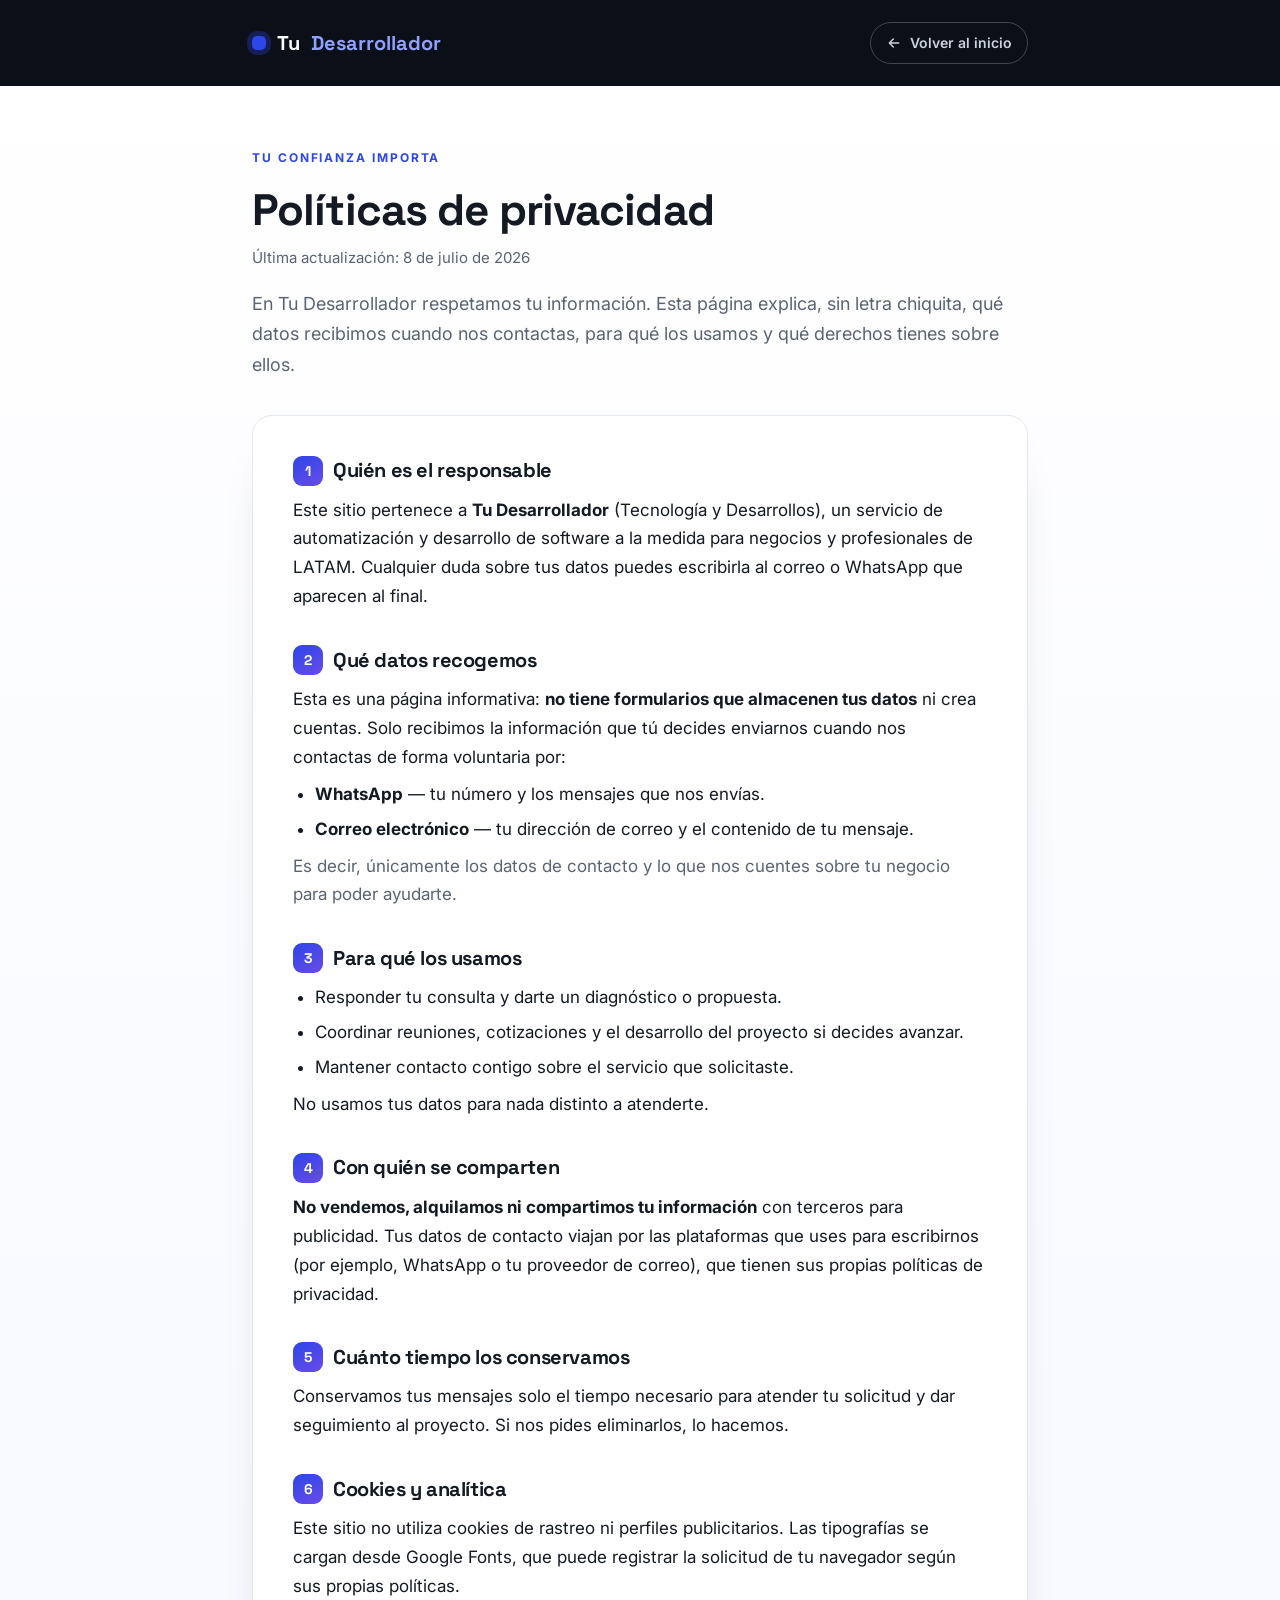
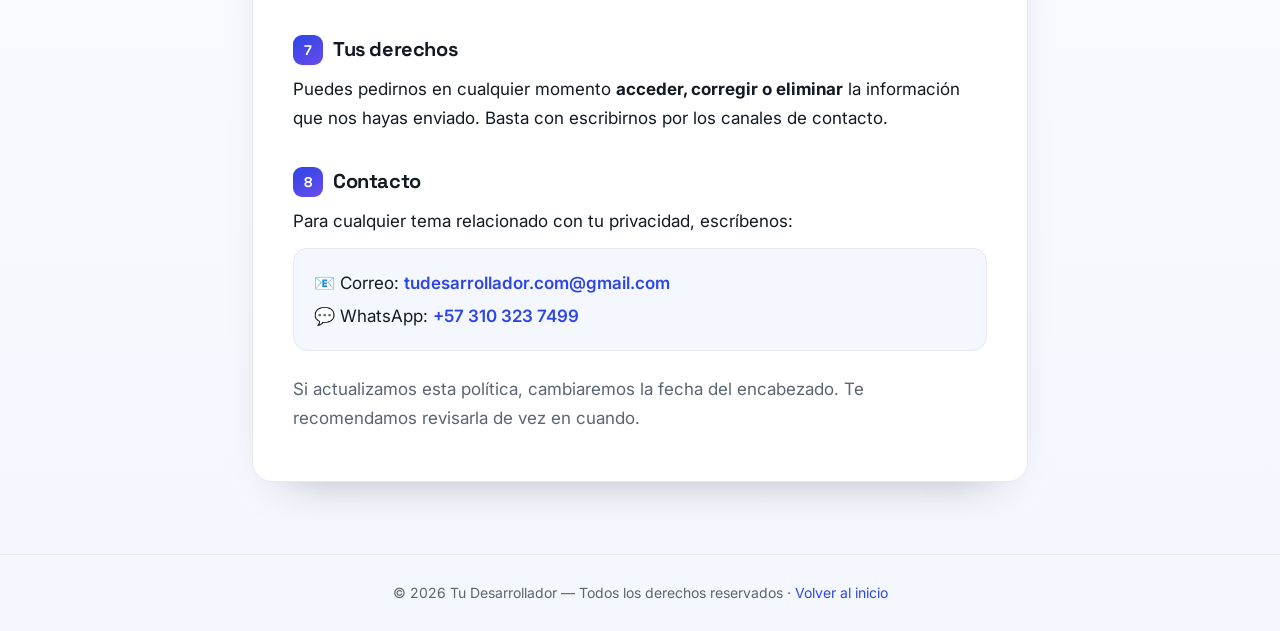
<file: privacidad.html>
<!DOCTYPE html>
<html lang="es">
<head>
<meta charset="utf-8">
<meta name="viewport" content="width=device-width, initial-scale=1">
<title>Políticas de privacidad — Tu Desarrollador</title>
<link rel="icon" type="image/png" href="[data-uri]">
<link rel="preconnect" href="https://fonts.googleapis.com">
<link rel="preconnect" href="https://fonts.gstatic.com" crossorigin>
<link rel="stylesheet" href="https://fonts.googleapis.com/css2?family=Inter:wght@400;500;600;700;800&family=Space+Grotesk:wght@500;600;700&display=swap">
<style>
  :root{
    --ink:#141A24; --ink-navy:#0B0F17; --muted:#5B6472;
    --accent:#2C46E8; --accent2:#6A4BE8; --line:#E6E9F2; --bg:#F5F7FE;
    --sans:"Inter",system-ui,-apple-system,"Segoe UI",Roboto,sans-serif;
    --display:"Space Grotesk","Inter",system-ui,sans-serif;
  }
  *{box-sizing:border-box}
  body{margin:0;color:var(--ink);font-family:var(--sans);font-size:17px;line-height:1.7;
    background:linear-gradient(180deg,#fff,var(--bg))}
  a{color:var(--accent);text-decoration:none}
  a:hover{text-decoration:underline}
  h1,h2{font-family:var(--display);letter-spacing:-.02em;line-height:1.15;margin:0}
  .wrap{max-width:820px;margin:0 auto;padding:0 22px}

  /* Cabecera */
  header{background:var(--ink-navy);color:#fff;padding:22px 0}
  .head-row{display:flex;align-items:center;justify-content:space-between;gap:16px;flex-wrap:wrap}
  .logo{display:flex;align-items:center;gap:11px;font-family:var(--display);font-weight:800;font-size:20px;color:#fff}
  .logo i{color:#8FA0FF;font-style:normal}
  .logo .dot{width:14px;height:14px;border-radius:5px;background:var(--accent);box-shadow:0 0 0 5px rgba(44,70,232,.3)}
  .back{display:inline-flex;align-items:center;gap:8px;font-size:14px;font-weight:600;color:#CBD2DE;
    border:1px solid rgba(255,255,255,.22);border-radius:22px;padding:8px 15px}
  .back:hover{background:rgba(255,255,255,.08);text-decoration:none;color:#fff}
  .back svg{width:16px;height:16px}

  /* Contenido */
  main{padding:56px 0 72px}
  .eyebrow{font-size:12px;font-weight:700;letter-spacing:.16em;text-transform:uppercase;color:var(--accent)}
  h1{font-size:clamp(30px,5vw,44px);margin:14px 0 10px}
  .updated{color:var(--muted);font-size:15px;margin-bottom:10px}
  .lead{color:var(--muted);font-size:18px;margin:18px 0 0}
  .card{background:#fff;border:1px solid var(--line);border-radius:20px;padding:clamp(24px,4vw,40px);
    margin-top:34px;box-shadow:0 24px 48px -34px rgba(20,26,36,.4)}
  h2{font-size:20px;margin:34px 0 10px;display:flex;align-items:center;gap:10px}
  h2:first-child{margin-top:0}
  h2 .n{flex:none;width:30px;height:30px;border-radius:9px;display:grid;place-items:center;font-size:14px;font-weight:700;
    color:#fff;background:linear-gradient(150deg,var(--accent),var(--accent2))}
  p{margin:8px 0}
  ul{margin:8px 0;padding-left:22px}
  li{margin:6px 0}
  .muted{color:var(--muted)}
  .contact-box{margin-top:12px;background:var(--bg);border:1px solid var(--line);border-radius:14px;padding:16px 20px}
  .contact-box a{font-weight:600}
  footer{border-top:1px solid var(--line);padding:26px 0;color:var(--muted);font-size:14px;text-align:center}

  @media(max-width:560px){
    body{font-size:16px}
    main{padding:40px 0 56px}
    .lead{font-size:16px}
  }
</style>
</head>
<body>
  <header>
    <div class="wrap head-row">
      <a class="logo" href="index.html"><span class="dot"></span>Tu <i>Desarrollador</i></a>
      <a class="back" href="index.html"><svg viewBox="0 0 24 24" fill="none" stroke="currentColor" stroke-width="2.2" stroke-linecap="round" stroke-linejoin="round"><path d="M19 12H5M11 6l-6 6 6 6"/></svg>Volver al inicio</a>
    </div>
  </header>

  <main>
    <div class="wrap">
      <span class="eyebrow">Tu confianza importa</span>
      <h1>Políticas de privacidad</h1>
      <p class="updated">Última actualización: 8 de julio de 2026</p>
      <p class="lead">En Tu Desarrollador respetamos tu información. Esta página explica, sin letra chiquita, qué datos recibimos cuando nos contactas, para qué los usamos y qué derechos tienes sobre ellos.</p>

      <div class="card">
        <h2><span class="n">1</span>Quién es el responsable</h2>
        <p>Este sitio pertenece a <strong>Tu Desarrollador</strong> (Tecnología y Desarrollos), un servicio de automatización y desarrollo de software a la medida para negocios y profesionales de LATAM. Cualquier duda sobre tus datos puedes escribirla al correo o WhatsApp que aparecen al final.</p>

        <h2><span class="n">2</span>Qué datos recogemos</h2>
        <p>Esta es una página informativa: <strong>no tiene formularios que almacenen tus datos</strong> ni crea cuentas. Solo recibimos la información que tú decides enviarnos cuando nos contactas de forma voluntaria por:</p>
        <ul>
          <li><strong>WhatsApp</strong> — tu número y los mensajes que nos envías.</li>
          <li><strong>Correo electrónico</strong> — tu dirección de correo y el contenido de tu mensaje.</li>
        </ul>
        <p class="muted">Es decir, únicamente los datos de contacto y lo que nos cuentes sobre tu negocio para poder ayudarte.</p>

        <h2><span class="n">3</span>Para qué los usamos</h2>
        <ul>
          <li>Responder tu consulta y darte un diagnóstico o propuesta.</li>
          <li>Coordinar reuniones, cotizaciones y el desarrollo del proyecto si decides avanzar.</li>
          <li>Mantener contacto contigo sobre el servicio que solicitaste.</li>
        </ul>
        <p>No usamos tus datos para nada distinto a atenderte.</p>

        <h2><span class="n">4</span>Con quién se comparten</h2>
        <p><strong>No vendemos, alquilamos ni compartimos tu información</strong> con terceros para publicidad. Tus datos de contacto viajan por las plataformas que uses para escribirnos (por ejemplo, WhatsApp o tu proveedor de correo), que tienen sus propias políticas de privacidad.</p>

        <h2><span class="n">5</span>Cuánto tiempo los conservamos</h2>
        <p>Conservamos tus mensajes solo el tiempo necesario para atender tu solicitud y dar seguimiento al proyecto. Si nos pides eliminarlos, lo hacemos.</p>

        <h2><span class="n">6</span>Cookies y analítica</h2>
        <p>Este sitio no utiliza cookies de rastreo ni perfiles publicitarios. Las tipografías se cargan desde Google Fonts, que puede registrar la solicitud de tu navegador según sus propias políticas.</p>

        <h2><span class="n">7</span>Tus derechos</h2>
        <p>Puedes pedirnos en cualquier momento <strong>acceder, corregir o eliminar</strong> la información que nos hayas enviado. Basta con escribirnos por los canales de contacto.</p>

        <h2><span class="n">8</span>Contacto</h2>
        <p>Para cualquier tema relacionado con tu privacidad, escríbenos:</p>
        <div class="contact-box">
          <p style="margin:4px 0">📧 Correo: <a href="mailto:tudesarrollador.com@gmail.com">tudesarrollador.com@gmail.com</a></p>
          <p style="margin:4px 0">💬 WhatsApp: <a href="https://wa.me/573103237499">+57 310 323 7499</a></p>
        </div>

        <p class="muted" style="margin-top:24px">Si actualizamos esta política, cambiaremos la fecha del encabezado. Te recomendamos revisarla de vez en cuando.</p>
      </div>
    </div>
  </main>

  <footer>
    <div class="wrap">© 2026 Tu Desarrollador — Todos los derechos reservados · <a href="index.html">Volver al inicio</a></div>
  </footer>
</body>
</html>
</file>
<file: miniapps/finanzas/css/styles.css>
/* ========================
   Tokens
   ======================== */
:root {
    --tinta: #13201C;
    --tinta-2: #1E2F2A;
    --tinta-suave: #5B6B66;
    --papel: #F2F4F1;
    --superficie: #FFFFFF;
    --linea: #DDE3DF;
    --debe: #E5484D;
    --debe-suave: #FDECEC;
    --abono: #12A26E;
    --abono-suave: #E3F6EE;
    --resaltador: #FFC53D;
    --resaltador-suave: #FFF4D1;

    --f-display: 'Familjen Grotesk', 'Roboto Condensed', system-ui, sans-serif;
    --f-texto: 'Onest', system-ui, -apple-system, 'Segoe UI', Roboto, sans-serif;
    --f-mono: 'IBM Plex Mono', ui-monospace, 'Roboto Mono', monospace;

    --radio: 14px;
    --radio-lg: 22px;
    --sombra: 0 1px 2px rgba(19,32,28,0.06), 0 4px 16px rgba(19,32,28,0.06);
}

* { margin: 0; padding: 0; box-sizing: border-box; }

html, body {
    height: 100%;
    overflow: hidden;
    font-family: var(--f-texto);
    color: var(--tinta);
    background: #D9DED9;
    -webkit-tap-highlight-color: transparent;
}

button { font: inherit; color: inherit; }

svg {
    width: 22px;
    height: 22px;
    fill: none;
    stroke: currentColor;
    stroke-width: 1.8;
    stroke-linecap: round;
    stroke-linejoin: round;
    flex-shrink: 0;
}

:focus-visible { outline: 2px solid var(--resaltador); outline-offset: 2px; }

.app {
    display: flex;
    flex-direction: column;
    height: 100dvh;
    max-width: 440px;
    margin: 0 auto;
    background: var(--papel);
    position: relative;
    overflow: hidden;
}

@media (min-width: 480px) {
    .app {
        height: calc(100dvh - 32px);
        margin-top: 16px;
        border-radius: 28px;
        box-shadow: 0 20px 60px rgba(19,32,28,0.25);
    }
}

/* ========================
   Cabecera compacta
   ======================== */
.cabecera {
    display: flex;
    justify-content: space-between;
    align-items: center;
    gap: 12px;
    background: var(--tinta);
    color: var(--papel);
    padding: calc(10px + env(safe-area-inset-top, 0px)) 14px 10px 18px;
    flex-shrink: 0;
}

.marca {
    display: flex;
    align-items: center;
    gap: 8px;
    font-family: var(--f-display);
    font-weight: 600;
    font-size: 1rem;
}

.marca-logo {
    display: grid;
    place-items: center;
    width: 26px;
    height: 26px;
    border-radius: 8px;
    background: var(--resaltador);
    color: var(--tinta);
    font-weight: 700;
    font-size: 0.85rem;
}

/* Total a la vista; al tocarlo abre Saldos */
.cabecera-total {
    display: flex;
    align-items: baseline;
    gap: 6px;
    padding: 7px 12px;
    border: none;
    border-radius: 99px;
    background: var(--tinta-2);
    color: var(--papel);
    cursor: pointer;
}
.cabecera-total span { font-size: 0.72rem; opacity: 0.65; }
.cabecera-total b {
    font-family: var(--f-display);
    font-weight: 700;
    font-size: 0.98rem;
    font-variant-numeric: tabular-nums;
}

.btn-instalar { display: none; }
.btn-instalar.visible { display: block; margin-top: 12px; }

/* ========================
   Resumen en Saldos
   ======================== */
.resumen {
    display: flex;
    flex-direction: column;
    background: var(--tinta);
    color: var(--papel);
    border-radius: var(--radio-lg);
    padding: 18px;
    margin-bottom: 16px;
}

.resumen-label {
    font-family: var(--f-mono);
    font-size: 0.72rem;
    text-transform: uppercase;
    letter-spacing: 0.12em;
    opacity: 0.6;
}

.resumen-total {
    font-family: var(--f-display);
    font-weight: 700;
    font-size: 2.3rem;
    line-height: 1.05;
    letter-spacing: -0.02em;
    font-variant-numeric: tabular-nums;
}

.resumen-barra {
    display: flex;
    gap: 3px;
    height: 6px;
    margin-top: 14px;
    border-radius: 99px;
    overflow: hidden;
    background: var(--tinta-2);
}

.resumen-barra span { display: block; height: 100%; background: var(--debe); }
.resumen-barra span:nth-child(2n) { background: #F07C7F; }
.resumen-barra span:nth-child(3n) { background: #B8343A; }

.resumen-leyenda {
    display: flex;
    flex-wrap: wrap;
    gap: 4px 14px;
    margin-top: 8px;
    font-size: 0.78rem;
    color: rgba(242,244,241,0.7);
}

.resumen-leyenda b { color: var(--papel); font-weight: 600; font-variant-numeric: tabular-nums; }

/* ========================
   Contenido
   ======================== */
.content {
    flex: 1;
    overflow-y: auto;
    padding: 20px 18px 24px;
    overscroll-behavior: contain;
}

.tab-content { display: none; }
.tab-content.active { display: block; animation: aparecer 0.2s ease-out; }

@keyframes aparecer {
    from { opacity: 0; transform: translateY(4px); }
    to { opacity: 1; transform: none; }
}

.titulo-seccion {
    font-family: var(--f-display);
    font-size: 1.35rem;
    font-weight: 700;
    letter-spacing: -0.01em;
    margin-bottom: 16px;
}

.tarjeta {
    background: var(--superficie);
    border-radius: var(--radio-lg);
    padding: 18px;
    margin-bottom: 14px;
    box-shadow: var(--sombra);
}

.tarjeta-titulo { font-family: var(--f-display); font-size: 1.05rem; font-weight: 600; margin-bottom: 4px; }
.tarjeta-texto { font-size: 0.86rem; color: var(--tinta-suave); line-height: 1.45; margin-bottom: 14px; }
.tarjeta-texto:last-child { margin-bottom: 0; }
.tarjeta-texto code { font-family: var(--f-mono); font-size: 0.8rem; }
.texto-debe { color: var(--debe); font-weight: 600; }

/* ========================
   Formularios
   ======================== */
.form-group { margin-bottom: 14px; }
.form-fila { display: grid; grid-template-columns: 1fr 1fr; gap: 10px; }

label {
    display: block;
    margin-bottom: 6px;
    font-size: 0.82rem;
    font-weight: 500;
    color: var(--tinta-suave);
}

.opcional { font-weight: 400; opacity: 0.7; }

input[type="number"], input[type="date"], input[type="text"], input[type="month"], select, textarea {
    width: 100%;
    height: 50px;
    padding: 0 14px;
    border: 1.5px solid var(--linea);
    border-radius: var(--radio);
    background: var(--superficie);
    color: var(--tinta);
    font-family: var(--f-texto);
    font-size: 16px;
    transition: border-color 0.15s, background-color 0.15s;
}

textarea {
    height: auto;
    min-height: 50px;
    padding: 13px 14px;
    resize: vertical;
    line-height: 1.4;
}

input:focus, select:focus, textarea:focus { outline: none; border-color: var(--tinta); }

select {
    appearance: none;
    padding-right: 36px;
    background-image: url("data:image/svg+xml,%3csvg xmlns='http://www.w3.org/2000/svg' fill='none' viewBox='0 0 24 24'%3e%3cpath stroke='%235B6B66' stroke-linecap='round' stroke-linejoin='round' stroke-width='2' d='m6 9 6 6 6-6'/%3e%3c/svg%3e");
    background-position: right 12px center;
    background-repeat: no-repeat;
    background-size: 18px;
}

/* Valor con signo grande */
.campo-valor { position: relative; }
.campo-valor-signo {
    position: absolute;
    left: 16px;
    top: 50%;
    transform: translateY(-50%);
    font-family: var(--f-display);
    font-size: 1.4rem;
    font-weight: 600;
    color: var(--tinta-suave);
    pointer-events: none;
}
.campo-valor input {
    height: 64px;
    padding-left: 38px;
    font-family: var(--f-display);
    font-size: 1.9rem;
    font-weight: 700;
    letter-spacing: -0.01em;
    font-variant-numeric: tabular-nums;
}

.btn-primary {
    width: 100%;
    height: 54px;
    border: none;
    border-radius: var(--radio);
    background: var(--tinta);
    color: var(--papel);
    font-size: 1rem;
    font-weight: 600;
    cursor: pointer;
    transition: transform 0.1s, background-color 0.15s;
}
.btn-primary:active { transform: scale(0.98); background: var(--tinta-2); }

.btn-secundario {
    display: grid;
    place-items: center;
    width: 100%;
    height: 50px;
    border: 1.5px solid var(--tinta);
    border-radius: var(--radio);
    background: transparent;
    color: var(--tinta);
    font-size: 0.95rem;
    font-weight: 600;
    cursor: pointer;
    margin: 0;
}

/* Campos llenados por voz: marcados como con resaltador */
.campo-auto {
    border-color: var(--resaltador) !important;
    background-color: var(--resaltador-suave) !important;
}
.campo-falta {
    border-color: var(--debe) !important;
    border-style: dashed !important;
}

/* Tipo del concepto elegido */
.tipo-aviso { margin: -2px 0 14px; }

.badge {
    display: inline-flex;
    align-items: center;
    gap: 4px;
    padding: 3px 9px;
    border-radius: 99px;
    font-family: var(--f-mono);
    font-size: 0.68rem;
    font-weight: 500;
    letter-spacing: 0.04em;
    text-transform: uppercase;
}
.badge-gasto { background: var(--debe-suave); color: #B8343A; }
.badge-pago { background: var(--abono-suave); color: #0B7A52; }
.tipo-aviso .badge { text-transform: none; letter-spacing: 0; font-family: var(--f-texto); font-size: 0.8rem; padding: 6px 12px; }

/* ========================
   Selector de persona
   ======================== */
.dropdown-container { position: relative; }

.dropdown-button {
    display: flex;
    justify-content: space-between;
    align-items: center;
    width: 100%;
    height: 50px;
    padding: 0 14px;
    border: 1.5px solid var(--linea);
    border-radius: var(--radio);
    background: var(--superficie);
    font-size: 16px;
    cursor: pointer;
    transition: border-color 0.15s;
}
.dropdown-button.open { border-color: var(--tinta); }

.dropdown-text { font-weight: 500; }
.dropdown-text.placeholder { color: #98A5A0; font-weight: 400; }

.dropdown-arrow { display: flex; color: var(--tinta-suave); transition: transform 0.2s; }
.dropdown-arrow svg { width: 18px; height: 18px; }
.dropdown-arrow.rotated { transform: rotate(180deg); }

.dropdown-menu {
    position: absolute;
    top: calc(100% + 6px);
    left: 0;
    right: 0;
    max-height: 280px;
    overflow-y: auto;
    background: var(--superficie);
    border-radius: var(--radio);
    box-shadow: 0 12px 40px rgba(19,32,28,0.18);
    z-index: 1000;
    display: none;
}
.dropdown-menu.show { display: block; }

.new-name-section { padding: 12px; border-bottom: 1px solid var(--linea); }
.new-name-title { font-size: 0.78rem; color: var(--tinta-suave); margin-bottom: 8px; }
.new-name-input-container { display: flex; gap: 8px; }
.new-name-input { flex: 1; height: 44px !important; }

.add-name-btn {
    width: 44px;
    border: none;
    border-radius: 12px;
    background: var(--tinta);
    color: var(--papel);
    font-weight: 700;
    cursor: pointer;
}

.name-option {
    display: flex;
    align-items: center;
    gap: 10px;
    padding: 10px 14px;
    cursor: pointer;
    font-weight: 500;
}
.name-option:hover, .name-option:active { background: var(--papel); }

/* Iniciales de persona */
.avatar {
    display: grid;
    place-items: center;
    width: 34px;
    height: 34px;
    border-radius: 50%;
    background: var(--papel);
    color: var(--tinta);
    font-family: var(--f-display);
    font-size: 0.8rem;
    font-weight: 700;
    flex-shrink: 0;
}
.name-option .avatar { width: 30px; height: 30px; font-size: 0.72rem; }

/* ========================
   Historial
   ======================== */
.filtros-container {
    background: var(--superficie);
    border-radius: var(--radio);
    margin-bottom: 16px;
    box-shadow: var(--sombra);
}

.filtros-title {
    padding: 14px 16px;
    font-weight: 600;
    font-size: 0.9rem;
    cursor: pointer;
    list-style: none;
    display: flex;
    justify-content: space-between;
}
.filtros-title::-webkit-details-marker { display: none; }
.filtros-title::after { content: '+'; font-family: var(--f-mono); color: var(--tinta-suave); }
.filtros-container[open] .filtros-title::after { content: '−'; }

.filtros-grid { display: grid; grid-template-columns: 1fr 1fr; gap: 8px; padding: 0 12px; }
.filtros-grid select, .filtros-grid input { height: 44px; font-size: 14px; padding-left: 10px; }

.filtros-btns { display: grid; grid-template-columns: 1fr 1fr; gap: 8px; padding: 10px 12px 12px; }

.btn-filtrar, .btn-limpiar {
    height: 42px;
    border-radius: 12px;
    font-weight: 600;
    font-size: 0.9rem;
    cursor: pointer;
}
.btn-filtrar { border: none; background: var(--tinta); color: var(--papel); }
.btn-limpiar { border: 1.5px solid var(--linea); background: transparent; }

.grupo-fecha {
    font-family: var(--f-mono);
    font-size: 0.72rem;
    letter-spacing: 0.08em;
    text-transform: uppercase;
    color: var(--tinta-suave);
    margin: 18px 4px 8px;
}
.grupo-fecha:first-child { margin-top: 0; }

.record {
    display: flex;
    gap: 12px;
    align-items: flex-start;
    background: var(--superficie);
    padding: 14px;
    border-radius: var(--radio);
    margin-bottom: 8px;
    box-shadow: var(--sombra);
}

.record-icono {
    display: grid;
    place-items: center;
    width: 38px;
    height: 38px;
    border-radius: 12px;
    flex-shrink: 0;
}
.record-icono svg { width: 18px; height: 18px; stroke-width: 2.2; }
.record.gasto .record-icono { background: var(--debe-suave); color: var(--debe); }
.record.pago .record-icono { background: var(--abono-suave); color: var(--abono); }

.record-cuerpo { flex: 1; min-width: 0; }
.record-header { display: flex; justify-content: space-between; gap: 10px; align-items: baseline; }
.record-name { font-weight: 600; overflow: hidden; text-overflow: ellipsis; white-space: nowrap; }

.record-amount {
    font-family: var(--f-display);
    font-weight: 700;
    font-size: 1.1rem;
    white-space: nowrap;
    font-variant-numeric: tabular-nums;
}
.record.gasto .record-amount { color: var(--debe); }
.record.pago .record-amount { color: var(--abono); }

.record-details { font-size: 0.8rem; color: var(--tinta-suave); margin-top: 2px; }

.record-comment {
    font-size: 0.8rem;
    color: var(--tinta-suave);
    margin-top: 8px;
    padding: 6px 10px;
    background: var(--papel);
    border-radius: 8px;
}

.record-actions { display: flex; gap: 6px; margin-top: 10px; }

.btn-pagar-item, .btn-delete {
    display: inline-flex;
    align-items: center;
    gap: 6px;
    height: 32px;
    padding: 0 12px;
    border-radius: 99px;
    font-size: 0.78rem;
    font-weight: 600;
    cursor: pointer;
}
.btn-pagar-item { border: none; background: var(--tinta); color: var(--papel); }
.btn-delete { border: 1.5px solid var(--linea); background: transparent; color: var(--tinta-suave); padding: 0 9px; }
.btn-delete svg { width: 16px; height: 16px; }
.btn-delete:active { color: var(--debe); border-color: var(--debe); }

.no-data {
    text-align: center;
    color: var(--tinta-suave);
    padding: 40px 20px;
    font-size: 0.9rem;
    line-height: 1.5;
}
.no-data strong { display: block; color: var(--tinta); font-family: var(--f-display); font-size: 1.05rem; margin-bottom: 4px; }

/* ========================
   Saldos por persona
   ======================== */
.persona-card {
    background: var(--superficie);
    border-radius: var(--radio);
    margin-bottom: 8px;
    box-shadow: var(--sombra);
    overflow: hidden;
}

.persona-header {
    display: flex;
    align-items: center;
    gap: 12px;
    padding: 14px;
    cursor: pointer;
}

.persona-info { flex: 1; min-width: 0; }
.persona-nombre { font-weight: 600; }
.persona-meta { font-size: 0.78rem; color: var(--tinta-suave); }

.persona-balance {
    font-family: var(--f-display);
    font-weight: 700;
    font-size: 1.05rem;
    text-align: right;
    font-variant-numeric: tabular-nums;
}
.persona-balance small {
    display: block;
    font-family: var(--f-mono);
    font-size: 0.64rem;
    font-weight: 400;
    letter-spacing: 0.06em;
    text-transform: uppercase;
    opacity: 0.75;
}
.balance-positivo { color: var(--debe); }
.balance-negativo { color: var(--abono); }
.balance-cero { color: var(--tinta-suave); }

.toggle-arrow { display: flex; color: var(--tinta-suave); transition: transform 0.2s; }
.toggle-arrow svg { width: 18px; height: 18px; }
.toggle-arrow.open { transform: rotate(180deg); }

.persona-detalle { display: none; padding: 4px 14px 14px 60px; }
.persona-detalle.open { display: block; }

.detalle-row {
    display: flex;
    justify-content: space-between;
    font-size: 0.84rem;
    padding: 7px 0;
    border-top: 1px solid var(--papel);
}
.detalle-row span:last-child { font-variant-numeric: tabular-nums; font-weight: 600; }

/* ========================
   Conceptos
   ======================== */
.tipo-selector { display: grid; grid-template-columns: 1fr 1fr; gap: 8px; }

.tipo-btn {
    padding: 12px;
    border: 1.5px solid var(--linea);
    border-radius: var(--radio);
    cursor: pointer;
    transition: all 0.15s;
}
.tipo-btn strong { display: block; font-size: 0.95rem; }
.tipo-btn small { font-size: 0.75rem; color: var(--tinta-suave); }
.tipo-btn.selected-gasto { border-color: var(--debe); background: var(--debe-suave); }
.tipo-btn.selected-pago { border-color: var(--abono); background: var(--abono-suave); }

.lista-titulo {
    font-family: var(--f-mono);
    font-size: 0.72rem;
    letter-spacing: 0.08em;
    text-transform: uppercase;
    color: var(--tinta-suave);
    margin: 22px 4px 8px;
}

.concepto-item {
    display: flex;
    justify-content: space-between;
    align-items: center;
    gap: 10px;
    background: var(--superficie);
    padding: 12px 14px;
    border-radius: var(--radio);
    margin-bottom: 8px;
    box-shadow: var(--sombra);
}
.concepto-nombre { font-weight: 600; margin-bottom: 3px; }
.concepto-tipo { font-size: 0.75rem; color: var(--tinta-suave); }
.concepto-item .btn-delete { margin: 0; }

/* ========================
   Barra de dictado (siempre visible)
   ======================== */
.dock {
    flex-shrink: 0;
    background: var(--tinta);
    padding: 10px 12px 8px;
    border-radius: var(--radio-lg) var(--radio-lg) 0 0;
    transition: background-color 0.25s;
}

.dock-estado {
    font-size: 0.78rem;
    color: rgba(242,244,241,0.75);
    padding: 0 6px 8px;
}
.dock-estado:empty { display: none; }

.dock-barra {
    display: flex;
    align-items: flex-end;
    gap: 8px;
    background: var(--tinta-2);
    border-radius: 18px;
    padding: 6px;
}

.dock-barra textarea {
    flex: 1;
    min-height: 44px;
    max-height: 110px;
    height: 44px;
    padding: 11px 10px;
    border: none;
    background: transparent;
    color: var(--papel);
    font-size: 15px;
    resize: none;
    overflow-y: hidden;
    white-space: pre-wrap;
}
.dock-barra textarea::placeholder { color: rgba(242,244,241,0.45); }
.dock-barra textarea:focus { border: none; }

.dock-enviar {
    display: grid;
    place-items: center;
    width: 44px;
    height: 44px;
    border: none;
    border-radius: 14px;
    background: transparent;
    color: var(--papel);
    cursor: pointer;
    opacity: 0.7;
}

.btn-mic {
    position: relative;
    display: grid;
    place-items: center;
    width: 52px;
    height: 44px;
    border: none;
    border-radius: 14px;
    background: var(--resaltador);
    color: var(--tinta);
    cursor: pointer;
    transition: transform 0.1s;
}
.btn-mic:active { transform: scale(0.94); }

.ondas { display: none; gap: 3px; align-items: center; height: 20px; }
.ondas i { width: 3px; height: 100%; border-radius: 3px; background: var(--tinta); animation: onda 0.9s ease-in-out infinite; }
.ondas i:nth-child(2) { animation-delay: 0.15s; }
.ondas i:nth-child(3) { animation-delay: 0.3s; }
.ondas i:nth-child(4) { animation-delay: 0.45s; }

@keyframes onda {
    0%, 100% { transform: scaleY(0.3); }
    50% { transform: scaleY(1); }
}

/* Escuchando: toda la barra se vuelve resaltador */
.dock.escuchando { background: var(--resaltador); }
.dock.escuchando .dock-estado { color: var(--tinta); font-weight: 600; }
.dock.escuchando .dock-barra { background: rgba(19,32,28,0.08); }
.dock.escuchando textarea { color: var(--tinta); }
.dock.escuchando textarea::placeholder { color: rgba(19,32,28,0.5); }
.dock.escuchando .dock-enviar { color: var(--tinta); }
.btn-mic.escuchando { background: var(--tinta); }
.btn-mic.escuchando .icono-mic { display: none; }
.btn-mic.escuchando .ondas { display: flex; }
.btn-mic.escuchando .ondas i { background: var(--resaltador); }

/* ========================
   Navegación inferior
   ======================== */
.tabs {
    display: flex;
    flex-shrink: 0;
    background: var(--tinta);
    padding: 2px 6px calc(8px + env(safe-area-inset-bottom, 0px));
}

.tab {
    flex: 1;
    display: flex;
    flex-direction: column;
    align-items: center;
    gap: 3px;
    padding: 8px 2px 4px;
    border: none;
    background: transparent;
    color: rgba(242,244,241,0.5);
    font-size: 0.68rem;
    font-weight: 500;
    cursor: pointer;
    transition: color 0.15s;
}
.tab svg { width: 22px; height: 22px; }
.tab.active { color: var(--papel); }
.tab.active svg { color: var(--resaltador); }

/* ========================
   Hojas inferiores (modales)
   ======================== */
.modal-overlay {
    display: none;
    position: fixed;
    inset: 0;
    background: rgba(19,32,28,0.5);
    z-index: 9000;
    align-items: flex-end;
    justify-content: center;
}
.modal-overlay.show { display: flex; }

.modal-box {
    width: 100%;
    max-width: 440px;
    max-height: 90dvh;
    overflow-y: auto;
    background: var(--superficie);
    border-radius: 26px 26px 0 0;
    padding: 12px 20px calc(20px + env(safe-area-inset-bottom, 0px));
    animation: subir 0.25s cubic-bezier(0.2, 0.8, 0.2, 1);
}
.modal-box::before {
    content: '';
    display: block;
    width: 40px;
    height: 4px;
    border-radius: 4px;
    background: var(--linea);
    margin: 0 auto 16px;
}

@keyframes subir {
    from { transform: translateY(100%); }
    to { transform: none; }
}

.modal-title { font-family: var(--f-display); font-size: 1.3rem; font-weight: 700; margin-bottom: 10px; }

.modal-info {
    font-size: 0.85rem;
    color: var(--tinta-suave);
    margin-bottom: 16px;
    background: var(--papel);
    padding: 12px 14px;
    border-radius: var(--radio);
    line-height: 1.6;
}
.modal-info span { display: block; }
.modal-info strong { color: var(--tinta); }

.modal-btns { display: grid; grid-template-columns: 1fr 1.6fr; gap: 8px; margin-top: 18px; }
.modal-btns button { height: 52px; border-radius: var(--radio); font-weight: 600; font-size: 0.98rem; cursor: pointer; border: none; }
.btn-modal-pagar { background: var(--tinta); color: var(--papel); }
.btn-modal-cancelar { background: var(--papel); color: var(--tinta); }

.modal-saldo-restante { font-size: 0.82rem; margin-top: 8px; font-weight: 600; }

/* Confirmación de dictado */
.confirm-frase {
    display: inline;
    font-size: 0.9rem;
    background: linear-gradient(transparent 55%, var(--resaltador-suave) 55%);
    color: var(--tinta-suave);
}
.confirm-lista { list-style: none; margin: 14px 0 0; }
.confirm-lista li {
    display: flex;
    justify-content: space-between;
    gap: 12px;
    padding: 11px 0;
    border-bottom: 1px solid var(--papel);
    font-size: 0.92rem;
}
.confirm-lista li span:first-child { color: var(--tinta-suave); }
.confirm-lista li span:last-child { font-weight: 600; text-align: right; }
.confirm-lista li.destacado span:last-child { font-family: var(--f-display); font-size: 1.4rem; font-weight: 700; }

/* ========================
   Avisos
   ======================== */
.toast-container {
    position: fixed;
    left: 50%;
    top: calc(14px + env(safe-area-inset-top, 0px));
    transform: translateX(-50%);
    z-index: 9500;
    display: flex;
    flex-direction: column;
    gap: 8px;
    width: calc(100% - 32px);
    max-width: 400px;
    pointer-events: none;
}

.toast {
    display: flex;
    gap: 10px;
    align-items: flex-start;
    background: var(--superficie);
    color: var(--tinta);
    padding: 12px 16px;
    border-radius: var(--radio);
    font-size: 0.88rem;
    line-height: 1.4;
    box-shadow: 0 10px 30px rgba(19,32,28,0.22);
    white-space: pre-line;
    animation: bajar 0.25s ease-out;
}
.toast::before {
    content: '';
    width: 8px;
    height: 8px;
    margin-top: 6px;
    border-radius: 50%;
    flex-shrink: 0;
    background: var(--abono);
}
.toast.error::before { background: var(--debe); }
.toast.aviso::before { background: var(--resaltador); }
.toast.saliendo { opacity: 0; transition: opacity 0.3s; }

@keyframes bajar {
    from { opacity: 0; transform: translateY(-8px); }
    to { opacity: 1; transform: none; }
}

@media (prefers-reduced-motion: reduce) {
    *, *::before, *::after { animation: none !important; transition: none !important; }
}

/* Copiar resumen para WhatsApp */
.btn-whatsapp {
    display: flex;
    align-items: center;
    justify-content: center;
    gap: 8px;
    width: 100%;
    height: 44px;
    margin-top: 12px;
    border: none;
    border-radius: 12px;
    background: #25D366;
    color: #0B2E1A;
    font-size: 0.88rem;
    font-weight: 600;
    cursor: pointer;
}
.btn-whatsapp svg { width: 18px; height: 18px; }
.btn-whatsapp:active { transform: scale(0.98); }

/* ========================
   Intereses de préstamos
   ======================== */
.interes-box {
    background: var(--superficie);
    border: 1.5px solid var(--linea);
    border-radius: var(--radio);
    padding: 12px 14px;
    margin-bottom: 14px;
}
.interes-box[hidden], .interes-campos[hidden] { display: none; }

.interes-toggle {
    display: flex;
    align-items: center;
    gap: 10px;
    margin: 0;
    color: var(--tinta);
    font-size: 0.95rem;
    font-weight: 600;
    cursor: pointer;
}
.interes-toggle input { position: absolute; opacity: 0; pointer-events: none; }

.interes-switch {
    position: relative;
    width: 40px;
    height: 24px;
    border-radius: 99px;
    background: var(--linea);
    flex-shrink: 0;
    transition: background-color 0.15s;
}
.interes-switch::after {
    content: '';
    position: absolute;
    top: 3px;
    left: 3px;
    width: 18px;
    height: 18px;
    border-radius: 50%;
    background: var(--superficie);
    box-shadow: 0 1px 3px rgba(19,32,28,0.25);
    transition: transform 0.15s;
}
.interes-toggle input:checked + .interes-switch { background: var(--tinta); }
.interes-toggle input:checked + .interes-switch::after { transform: translateX(16px); }
.interes-toggle input:focus-visible + .interes-switch { outline: 2px solid var(--resaltador); outline-offset: 2px; }

.interes-campos { margin-top: 12px; }

.campo-tasa { position: relative; }
.campo-tasa input {
    padding-right: 100px;
    font-family: var(--f-display);
    font-size: 1.3rem;
    font-weight: 700;
}
.campo-tasa span {
    position: absolute;
    right: 14px;
    top: 50%;
    transform: translateY(-50%);
    color: var(--tinta-suave);
    font-size: 0.85rem;
    pointer-events: none;
}

.interes-ayuda { font-size: 0.8rem; color: var(--tinta-suave); margin-top: 6px; }

.badge-interes { background: var(--resaltador-suave); color: #8A5A00; margin-right: 6px; }

.record-interes { font-size: 0.78rem; color: var(--tinta-suave); margin-top: 6px; line-height: 1.6; }

/* Detalle de saldo por persona */
.detalle-titulo {
    font-family: var(--f-mono);
    font-size: 0.66rem;
    letter-spacing: 0.08em;
    text-transform: uppercase;
    color: var(--tinta-suave);
    margin: 10px 0 2px;
}
.detalle-titulo:first-child { margin-top: 0; }

.pendiente-prestamo { border-top: 1px solid var(--papel); }
.pendiente-prestamo .detalle-row { border-top: none; padding-bottom: 0; }
.pendiente-prestamo .badge { margin-left: 4px; padding: 1px 6px; }
.pendiente-desglose { font-size: 0.74rem; color: var(--tinta-suave); padding: 2px 0 8px; }

.detalle-historico .detalle-row { color: var(--tinta-suave); font-size: 0.8rem; }
.detalle-historico .detalle-row span:last-child { font-weight: 500; }

.persona-acciones { display: grid; grid-template-columns: 1fr 1fr; gap: 8px; margin-top: 12px; }
.persona-acciones .btn-whatsapp { margin-top: 0; }
.persona-acciones > :only-child { grid-column: 1 / -1; }

.btn-abono {
    height: 44px;
    border: none;
    border-radius: 12px;
    background: var(--tinta);
    color: var(--papel);
    font-size: 0.88rem;
    font-weight: 600;
    cursor: pointer;
}

/* ========================
   Pagos del mes
   ======================== */
.periodo-nav {
    display: flex;
    align-items: center;
    justify-content: space-between;
    gap: 10px;
    margin-bottom: 14px;
}
.periodo-titulo { text-align: center; }
.periodo-titulo span {
    font-family: var(--f-mono);
    font-size: 0.68rem;
    letter-spacing: 0.1em;
    text-transform: uppercase;
    color: var(--tinta-suave);
}
.periodo-titulo h2 {
    font-family: var(--f-display);
    font-size: 1.35rem;
    font-weight: 700;
    text-transform: capitalize;
}
.periodo-flecha {
    display: grid;
    place-items: center;
    width: 40px;
    height: 40px;
    border: 1.5px solid var(--linea);
    border-radius: 12px;
    background: var(--superficie);
    cursor: pointer;
}
.periodo-flecha svg { width: 18px; height: 18px; }

.pagos-avance {
    display: flex;
    justify-content: space-between;
    font-size: 0.85rem;
    color: var(--tinta-suave);
    font-variant-numeric: tabular-nums;
}
.pagos-avance b { color: var(--tinta); }
.pagos-barra {
    height: 6px;
    margin: 6px 0 16px;
    border-radius: 99px;
    background: var(--linea);
    overflow: hidden;
}
.pagos-barra span { display: block; height: 100%; background: var(--abono); border-radius: 99px; transition: width 0.3s; }

.compromiso {
    display: flex;
    align-items: center;
    gap: 12px;
    background: var(--superficie);
    padding: 12px 12px 12px 14px;
    border-radius: var(--radio);
    margin-bottom: 8px;
    box-shadow: var(--sombra);
}

.compromiso-marca {
    display: grid;
    place-items: center;
    width: 26px;
    height: 26px;
    border-radius: 50%;
    border: 2px solid var(--linea);
    font-size: 0.8rem;
    font-weight: 700;
    flex-shrink: 0;
}
.estado-pagado .compromiso-marca { border-color: var(--abono); background: var(--abono); color: white; }
.estado-vencido .compromiso-marca { border-color: var(--debe); }
.estado-pronto .compromiso-marca { border-color: var(--resaltador); }

.compromiso-info { flex: 1; min-width: 0; }
.compromiso-nombre { font-weight: 600; }
.compromiso-detalle {
    font-size: 0.76rem;
    color: var(--tinta-suave);
    overflow: hidden;
    text-overflow: ellipsis;
    white-space: nowrap;
}
.estado-vencido .compromiso-detalle { color: var(--debe); font-weight: 600; }
.estado-pronto .compromiso-detalle { color: #8A5A00; font-weight: 600; }
.estado-pagado .compromiso-nombre { color: var(--tinta-suave); }

.btn-pagar-compromiso {
    display: flex;
    flex-direction: column;
    align-items: center;
    min-width: 84px;
    padding: 7px 12px;
    border: none;
    border-radius: 12px;
    background: var(--tinta);
    color: var(--papel);
    font-size: 0.86rem;
    font-weight: 600;
    cursor: pointer;
}
.btn-pagar-compromiso small { font-size: 0.68rem; font-weight: 400; opacity: 0.7; font-variant-numeric: tabular-nums; }

.compromiso-pagado {
    display: flex;
    flex-direction: column;
    align-items: flex-end;
    border: none;
    background: none;
    font-family: var(--f-display);
    font-size: 1rem;
    font-weight: 700;
    color: var(--abono);
    cursor: pointer;
    font-variant-numeric: tabular-nums;
}
.compromiso-pagado small { font-family: var(--f-texto); font-size: 0.68rem; font-weight: 400; color: var(--tinta-suave); }

#pagos .filtros-container { margin-top: 18px; margin-bottom: 0; }
.compromisos-lista { padding: 0 12px 12px; }

.compromiso-fila {
    display: flex;
    justify-content: space-between;
    align-items: center;
    width: 100%;
    padding: 10px 4px;
    border: none;
    border-top: 1px solid var(--papel);
    background: none;
    text-align: left;
    cursor: pointer;
}
.compromiso-fila b { display: block; font-weight: 600; font-size: 0.9rem; }
.compromiso-fila small { font-size: 0.74rem; color: var(--tinta-suave); }
.compromiso-fila-editar { font-size: 0.78rem; font-weight: 600; color: var(--tinta-suave); }
.compromisos-lista .btn-secundario { margin-top: 10px; height: 44px; }

.btn-eliminar-compromiso {
    width: 100%;
    margin-top: 10px;
    padding: 10px;
    border: none;
    background: none;
    color: var(--debe);
    font-weight: 600;
    cursor: pointer;
}
.btn-eliminar-compromiso[hidden] { display: none; }

.resumen-anio { padding: 0 8px 12px; overflow-x: auto; }
.tabla-anio { border-collapse: collapse; font-size: 0.72rem; width: 100%; }
.tabla-anio th, .tabla-anio td { padding: 5px 3px; text-align: center; border-bottom: 1px solid var(--papel); }
.tabla-anio tbody th, .tabla-anio tfoot th {
    text-align: left;
    font-weight: 500;
    white-space: nowrap;
    max-width: 110px;
    overflow: hidden;
    text-overflow: ellipsis;
    padding-right: 6px;
}
.tabla-anio thead th { font-family: var(--f-mono); color: var(--tinta-suave); font-weight: 500; }
.tabla-anio td { color: #B8C2BE; }
.tabla-anio .anio-pagado { color: var(--abono); font-weight: 700; }
.tabla-anio .anio-actual { background: var(--resaltador-suave); }
.tabla-anio tfoot td { color: var(--tinta-suave); font-size: 0.6rem; font-variant-numeric: tabular-nums; }

/* ========================
   Chips (cuentas / categorías)
   ======================== */
.chips {
    display: flex;
    gap: 6px;
    overflow-x: auto;
    padding: 2px 2px 6px;
    margin: 0 -2px 10px;
    scrollbar-width: none;
    border-radius: 12px;
}
.chips::-webkit-scrollbar { display: none; }
.chips-ajustes { flex-wrap: wrap; overflow: visible; margin-bottom: 0; }

.chip {
    display: inline-flex;
    align-items: center;
    gap: 6px;
    flex-shrink: 0;
    height: 36px;
    padding: 0 14px;
    border: 1.5px solid var(--linea);
    border-radius: 99px;
    background: var(--superficie);
    color: var(--tinta);
    font-size: 0.85rem;
    font-weight: 500;
    cursor: pointer;
    white-space: nowrap;
}
.chip.activo { background: var(--tinta); border-color: var(--tinta); color: var(--papel); }
.chip-nuevo { border-style: dashed; color: var(--tinta-suave); }
.chip-fijo { cursor: default; padding-right: 8px; }
.chip-fijo button {
    width: 22px;
    height: 22px;
    border: none;
    border-radius: 50%;
    background: var(--papel);
    color: var(--tinta-suave);
    font-size: 0.95rem;
    line-height: 1;
    cursor: pointer;
}
.chips.campo-auto { outline: 2px solid var(--resaltador); outline-offset: 2px; background: var(--resaltador-suave); }
.chips.campo-falta { outline: 2px dashed var(--debe); outline-offset: 2px; }

/* ========================
   Mis gastos
   ======================== */
.form-gasto label { margin-top: 2px; }
.gasto-fila { display: grid; grid-template-columns: 1fr 140px; gap: 8px; margin-bottom: 12px; }
.gasto-fila-final { grid-template-columns: 150px 1fr; margin: 4px 0 0; }
.gasto-fila-final .btn-primary { height: 50px; }
.campo-valor-sm input { height: 50px; font-size: 1.2rem; padding-left: 30px; }
.campo-valor-sm .campo-valor-signo { left: 12px; font-size: 1rem; }

.resumen-gastos .cat-fila {
    display: grid;
    grid-template-columns: 1fr auto;
    gap: 4px 10px;
    margin-top: 12px;
    font-size: 0.85rem;
}
.resumen-gastos .cat-fila b { font-variant-numeric: tabular-nums; font-weight: 600; }
.resumen-gastos .cat-fila i {
    grid-column: 1 / -1;
    display: block;
    height: 5px;
    border-radius: 99px;
    background: rgba(242,244,241,0.35);
}
.resumen-gastos .cat-hormiga i { background: var(--resaltador); }

.cuenta-fila {
    display: flex;
    justify-content: space-between;
    gap: 10px;
    padding: 8px 0;
    border-top: 1px solid var(--papel);
    font-size: 0.9rem;
}
.cuenta-fila b { margin-left: 8px; font-variant-numeric: tabular-nums; }

.gasto-item {
    display: flex;
    align-items: center;
    gap: 10px;
    background: var(--superficie);
    padding: 10px 10px 10px 14px;
    border-radius: var(--radio);
    margin-bottom: 6px;
    box-shadow: var(--sombra);
}
.gasto-info { flex: 1; min-width: 0; }
.gasto-desc { font-weight: 600; }
.gasto-meta { font-size: 0.76rem; color: var(--tinta-suave); }
.gasto-valor { font-family: var(--f-display); font-weight: 700; font-variant-numeric: tabular-nums; }
.gasto-item .btn-delete { padding: 0 8px; height: 30px; }

#ajustes #listaConceptos .concepto-item { box-shadow: none; background: var(--papel); }
</file>
<file: miniapps/miniapps.css>
/* ==========================================================================
   MiniApps de Tu Desarrollador — estilos compartidos de las páginas de producto
   Mismos colores, fuentes y botones que index.html. Reutilizar para cada MiniApp nueva.
   ========================================================================== */
:root {
  --ink: #141A24; --ink-navy: #0B0F17; --surface: #FFFFFF;
  --muted: #5B6472; --muted-light: #8A93A3; --line: rgba(20, 26, 36, .10);
  --accent: #2C46E8; --accent2: #6A4BE8; --accent-soft: #E4E8FE;
  --ok: #12855B; --ok-soft: #DCF0E7; --wa: #25D366;
  --glass: rgba(255, 255, 255, .9); --glass-border: rgba(20, 26, 36, .08);
  --glass-shadow: 0 18px 40px -22px rgba(20, 26, 36, .32);
  --mono: "Space Grotesk", ui-monospace, Consolas, monospace;
  --sans: "Inter", system-ui, -apple-system, "Segoe UI", Roboto, sans-serif;
  --display: "Space Grotesk", "Inter", system-ui, sans-serif;
  --maxw: 1120px;
}
* { box-sizing: border-box }
html { scroll-behavior: smooth }
body {
  margin: 0; color: var(--ink); font-family: var(--sans); font-size: 17px; line-height: 1.6;
  -webkit-font-smoothing: antialiased; background: #E7ECF4; overflow-x: hidden;
}
body::before {
  content: ""; position: fixed; inset: 0; z-index: -1; pointer-events: none;
  background:
    radial-gradient(circle at 12% 16%, rgba(44, 70, 232, .13), transparent 38%),
    radial-gradient(circle at 88% 10%, rgba(106, 75, 232, .11), transparent 40%),
    radial-gradient(circle at 78% 88%, rgba(44, 70, 232, .10), transparent 42%);
}
h1, h2, h3 { margin: 0; font-family: var(--display); line-height: 1.1; letter-spacing: -.025em; font-weight: 700; text-wrap: balance }
p { margin: 0 }
a { color: inherit }
img { max-width: 100%; height: auto; display: block }
.wrap { max-width: var(--maxw); margin: 0 auto; padding: 0 22px }
section { padding: 84px 0 }
@media (max-width: 640px) { section { padding: 60px 0 } }

/* ---------- Botones ---------- */
.btn {
  display: inline-flex; align-items: center; justify-content: center; gap: 9px; font-weight: 700; font-size: 15px;
  padding: 13px 24px; border-radius: 12px; text-decoration: none; border: 0; cursor: pointer;
  transition: transform .14s ease, background .14s ease;
}
.btn:hover { transform: translateY(-2px) }
.btn svg { width: 19px; height: 19px; flex: none }
.btn-lg { font-size: 17px; padding: 16px 28px }
.btn-primary { background: var(--accent); color: #fff; box-shadow: 0 12px 28px -10px rgba(44, 70, 232, .8) }
.btn-primary:hover { background: #2138d0 }
.btn-wa { background: var(--wa); color: #0A2E1A }
.btn-wa:hover { background: #1fbb59 }
.btn-ghost { background: rgba(255, 255, 255, .1); color: #fff; border: 1px solid rgba(255, 255, 255, .32) }
.btn-ghost:hover { background: rgba(255, 255, 255, .18) }
.btn-outline { background: #fff; color: var(--accent); border: 1.5px solid rgba(44, 70, 232, .35) }

/* ---------- Encabezados de sección ---------- */
.eyebrow-pill {
  display: inline-flex; align-items: center; gap: 8px; font-family: var(--mono); font-size: 12px; font-weight: 600;
  letter-spacing: .14em; text-transform: uppercase; color: var(--accent); background: rgba(44, 70, 232, .08);
  border: 1px solid rgba(44, 70, 232, .18); padding: 7px 14px; border-radius: 999px;
}
.eyebrow-pill.on-dark { background: rgba(143, 160, 255, .1); border-color: rgba(143, 160, 255, .28); color: #C3CCFF }
.grad { background: linear-gradient(100deg, var(--accent), var(--accent2)); -webkit-background-clip: text; background-clip: text; color: transparent }
.sec-head { text-align: center; max-width: 62ch; margin: 0 auto 44px }
.sec-head h2 { font-size: clamp(27px, 4.2vw, 42px); margin-top: 16px }
.sec-head p { margin-top: 14px; color: var(--muted); font-size: 17.5px }

/* ---------- Barra superior ---------- */
.barra { position: sticky; top: 0; z-index: 30; background: rgba(11, 15, 23, .92); backdrop-filter: blur(10px); color: #fff }
.barra .wrap { display: flex; align-items: center; gap: 18px; height: 62px }
.marca { display: flex; align-items: center; gap: 10px; text-decoration: none; font-family: var(--display); font-weight: 700 }
.marca img { width: 34px; height: 34px; border-radius: 9px; object-fit: cover }
.marca i { font-style: normal; color: #8FA0FF }
.barra nav { margin-left: auto; display: flex; gap: 22px; font-size: 14.5px }
.barra nav a { text-decoration: none; opacity: .82 }
.barra nav a:hover { opacity: 1 }
.barra .btn { padding: 9px 16px; font-size: 14px }
@media (max-width: 820px) { .barra nav { display: none } .barra .btn { margin-left: auto } }

/* ---------- Héroe de producto ---------- */
.hero-app { background: var(--ink-navy); color: #fff; position: relative; overflow: hidden; padding: 70px 0 90px }
.hero-app::before {
  content: ""; position: absolute; inset: 0; pointer-events: none;
  background: radial-gradient(circle at 85% 20%, rgba(106, 75, 232, .35), transparent 45%),
              radial-gradient(circle at 10% 90%, rgba(44, 70, 232, .3), transparent 45%);
}
.hero-app .wrap { position: relative; display: grid; grid-template-columns: 1fr 1.15fr; gap: 48px; align-items: center }
@media (max-width: 920px) { .hero-app .wrap { grid-template-columns: 1fr } }
.hero-app h1 { font-size: clamp(32px, 5vw, 52px); margin-top: 18px }
.hero-app h1 .hl { color: #8FA0FF }
.hero-app .lede { margin-top: 18px; color: rgba(255, 255, 255, .78); font-size: 18px }
.hero-app .ctas { display: flex; flex-wrap: wrap; gap: 12px; margin-top: 28px }
.hero-app .datos { margin-top: 22px; display: flex; flex-wrap: wrap; gap: 8px 18px; font-size: 14px; color: rgba(255, 255, 255, .72) }
.hero-app .datos span { display: inline-flex; align-items: center; gap: 7px }
.hero-app .datos svg { width: 16px; height: 16px; color: #5FD39B }

/* Marco de navegador para capturas */
.marco { border-radius: 14px; overflow: hidden; background: #fff; box-shadow: 0 40px 80px -30px rgba(0, 0, 0, .65), 0 0 0 1px rgba(255, 255, 255, .08) }
.marco .puntos { height: 30px; background: #EEF1F6; display: flex; align-items: center; gap: 7px; padding: 0 12px }
.marco .puntos i { width: 10px; height: 10px; border-radius: 50%; background: #D3D9E3 }
.marco .puntos i:first-child { background: #F26B6B } .marco .puntos i:nth-child(2) { background: #F5C451 } .marco .puntos i:nth-child(3) { background: #5FD39B }
.marco img { width: 100%; height: auto; cursor: zoom-in }

/* ---------- Tarjetas ---------- */
.glass { background: var(--glass); backdrop-filter: blur(14px); border: 1px solid var(--glass-border); border-radius: 20px; box-shadow: var(--glass-shadow) }
.rejilla { display: grid; gap: 20px }
.rejilla.c3 { grid-template-columns: repeat(3, 1fr) }
.rejilla.c2 { grid-template-columns: repeat(2, 1fr) }
@media (max-width: 900px) { .rejilla.c3 { grid-template-columns: repeat(2, 1fr) } }
@media (max-width: 620px) { .rejilla.c3, .rejilla.c2 { grid-template-columns: 1fr } }
.tarjeta { padding: 26px }
.tarjeta h3 { font-size: 20px; margin-top: 14px }
.tarjeta p { color: var(--muted); margin-top: 8px; font-size: 15.5px }
.icono { width: 50px; height: 50px; border-radius: 14px; display: grid; place-items: center; color: var(--accent); background: rgba(44, 70, 232, .1) }
.icono svg { width: 25px; height: 25px }

/* Funciones con captura */
.funcion { display: grid; grid-template-columns: 1fr 1.25fr; gap: 44px; align-items: center; margin-top: 64px }
.funcion:first-of-type { margin-top: 0 }
.funcion.invertida { grid-template-columns: 1.25fr 1fr }
.funcion.invertida .texto { order: 2 }
@media (max-width: 860px) { .funcion, .funcion.invertida { grid-template-columns: 1fr; gap: 24px } .funcion.invertida .texto { order: 0 } }
.funcion h3 { font-size: clamp(23px, 3vw, 30px); margin-top: 14px }
.funcion .texto > p { color: var(--muted); margin-top: 12px }
.chequeos { list-style: none; padding: 0; margin: 18px 0 0; display: grid; gap: 10px }
.chequeos li { display: flex; gap: 11px; align-items: flex-start; font-size: 15.5px }
.chequeos li::before {
  content: ""; flex: none; width: 21px; height: 21px; margin-top: 2px; border-radius: 50%; background: var(--ok-soft)
  url("data:image/svg+xml,%3Csvg xmlns='http://www.w3.org/2000/svg' viewBox='0 0 24 24' fill='none' stroke='%2312855B' stroke-width='3' stroke-linecap='round' stroke-linejoin='round'%3E%3Cpath d='M5 12l5 5L20 7'/%3E%3C/svg%3E") center / 13px no-repeat;
}
.etiqueta { display: inline-block; font-family: var(--mono); font-size: 12px; font-weight: 600; letter-spacing: .12em; text-transform: uppercase; color: var(--accent2) }

/* Para quién */
.negocios { display: flex; flex-wrap: wrap; justify-content: center; gap: 12px }
.negocios span { background: #fff; border: 1px solid var(--glass-border); border-radius: 999px; padding: 10px 18px; font-weight: 600; font-size: 15px; box-shadow: 0 8px 20px -14px rgba(20, 26, 36, .4) }

/* Pasos */
.paso { position: relative; padding: 28px 26px }
.paso .num { font-family: var(--display); font-size: 15px; font-weight: 700; width: 38px; height: 38px; border-radius: 50%; display: grid; place-items: center; color: #fff; background: linear-gradient(135deg, var(--accent), var(--accent2)) }

/* Precio */
.precio-caja { max-width: 760px; margin: 0 auto; display: grid; grid-template-columns: 1fr 1fr; overflow: hidden }
@media (max-width: 680px) { .precio-caja { grid-template-columns: 1fr } }
.precio-caja .lado { padding: 34px }
.precio-caja .lado.oscuro { background: var(--ink-navy); color: #fff }
.precio-valor { font-family: var(--display); font-size: 46px; font-weight: 700; letter-spacing: -.03em; margin-top: 10px; line-height: 1 }
.precio-valor small { font-size: 16px; font-weight: 500; opacity: .7; letter-spacing: 0 }
.precio-caja .nota { margin-top: 10px; color: rgba(255, 255, 255, .7); font-size: 14.5px }
.precio-caja .btn { width: 100%; margin-top: 14px }

/* Galería */
.galeria { display: grid; grid-template-columns: repeat(4, 1fr); gap: 14px }
@media (max-width: 900px) { .galeria { grid-template-columns: repeat(2, 1fr) } }
.galeria figure { margin: 0; cursor: zoom-in }
.galeria img { border-radius: 12px; border: 1px solid var(--glass-border); box-shadow: 0 14px 30px -20px rgba(20, 26, 36, .5); transition: transform .15s }
.galeria figure:hover img { transform: translateY(-3px) }
.galeria figcaption { font-size: 13.5px; color: var(--muted); margin-top: 7px; text-align: center }
dialog.visor { border: 0; padding: 0; background: transparent; max-width: 94vw; max-height: 92vh }
dialog.visor::backdrop { background: rgba(8, 11, 18, .85) }
dialog.visor img { max-width: 94vw; max-height: 86vh; border-radius: 10px }
dialog.visor p { color: #fff; text-align: center; margin-top: 10px }
dialog.visor button { position: fixed; top: 16px; right: 20px; background: #fff; border: 0; border-radius: 50%; width: 40px; height: 40px; font-size: 22px; cursor: pointer }

/* Requisitos / avisos */
.aviso { display: flex; gap: 14px; align-items: flex-start; padding: 18px 20px; border-radius: 14px; background: #FFF8E6; border: 1px solid #F3DFA8; font-size: 15px; color: #5B4A12 }
.aviso svg { flex: none; width: 22px; height: 22px; color: #C88A00; margin-top: 2px }

/* Preguntas frecuentes */
.faq { max-width: 820px; margin: 0 auto; display: grid; gap: 12px }
.faq details { background: #fff; border: 1px solid var(--glass-border); border-radius: 14px; padding: 4px 22px }
.faq summary { cursor: pointer; font-weight: 700; padding: 15px 0; list-style: none; display: flex; justify-content: space-between; gap: 12px }
.faq summary::-webkit-details-marker { display: none }
.faq summary::after { content: "+"; font-family: var(--display); font-size: 22px; line-height: 1; color: var(--accent); transition: transform .15s }
.faq details[open] summary::after { transform: rotate(45deg) }
.faq details p { padding-bottom: 16px; color: var(--muted); font-size: 15.5px }

/* Cierre */
.cierre { text-align: center }
.cierre .ctas { display: flex; flex-wrap: wrap; justify-content: center; gap: 12px; margin-top: 28px }

/* Pie */
.pie { border-top: 3px solid var(--accent); background: var(--ink-navy); color: rgba(255, 255, 255, .72); padding: 34px 0; font-size: 14px }
.pie .wrap { display: flex; flex-wrap: wrap; gap: 14px 28px; align-items: center; justify-content: space-between }
.pie a { color: #fff; text-decoration: none }
.pie nav { display: flex; flex-wrap: wrap; gap: 18px }

/* Botón flotante de WhatsApp */
.fab {
  position: fixed; right: 20px; bottom: 20px; z-index: 40; display: inline-flex; align-items: center; gap: 9px;
  background: var(--wa); color: #0A2E1A; font-weight: 700; text-decoration: none; padding: 13px 18px; border-radius: 999px;
  box-shadow: 0 14px 30px -10px rgba(37, 211, 102, .7);
}
.fab svg { width: 22px; height: 22px }
@media (max-width: 520px) { .fab .lbl { display: none } .fab { padding: 14px } }

/* Aparición al hacer scroll */
.rv { opacity: 0; transform: translateY(16px); transition: opacity .6s ease, transform .6s ease }
.rv.in { opacity: 1; transform: none }
@media (prefers-reduced-motion: reduce) { .rv { opacity: 1; transform: none; transition: none } html { scroll-behavior: auto } }
</file>
